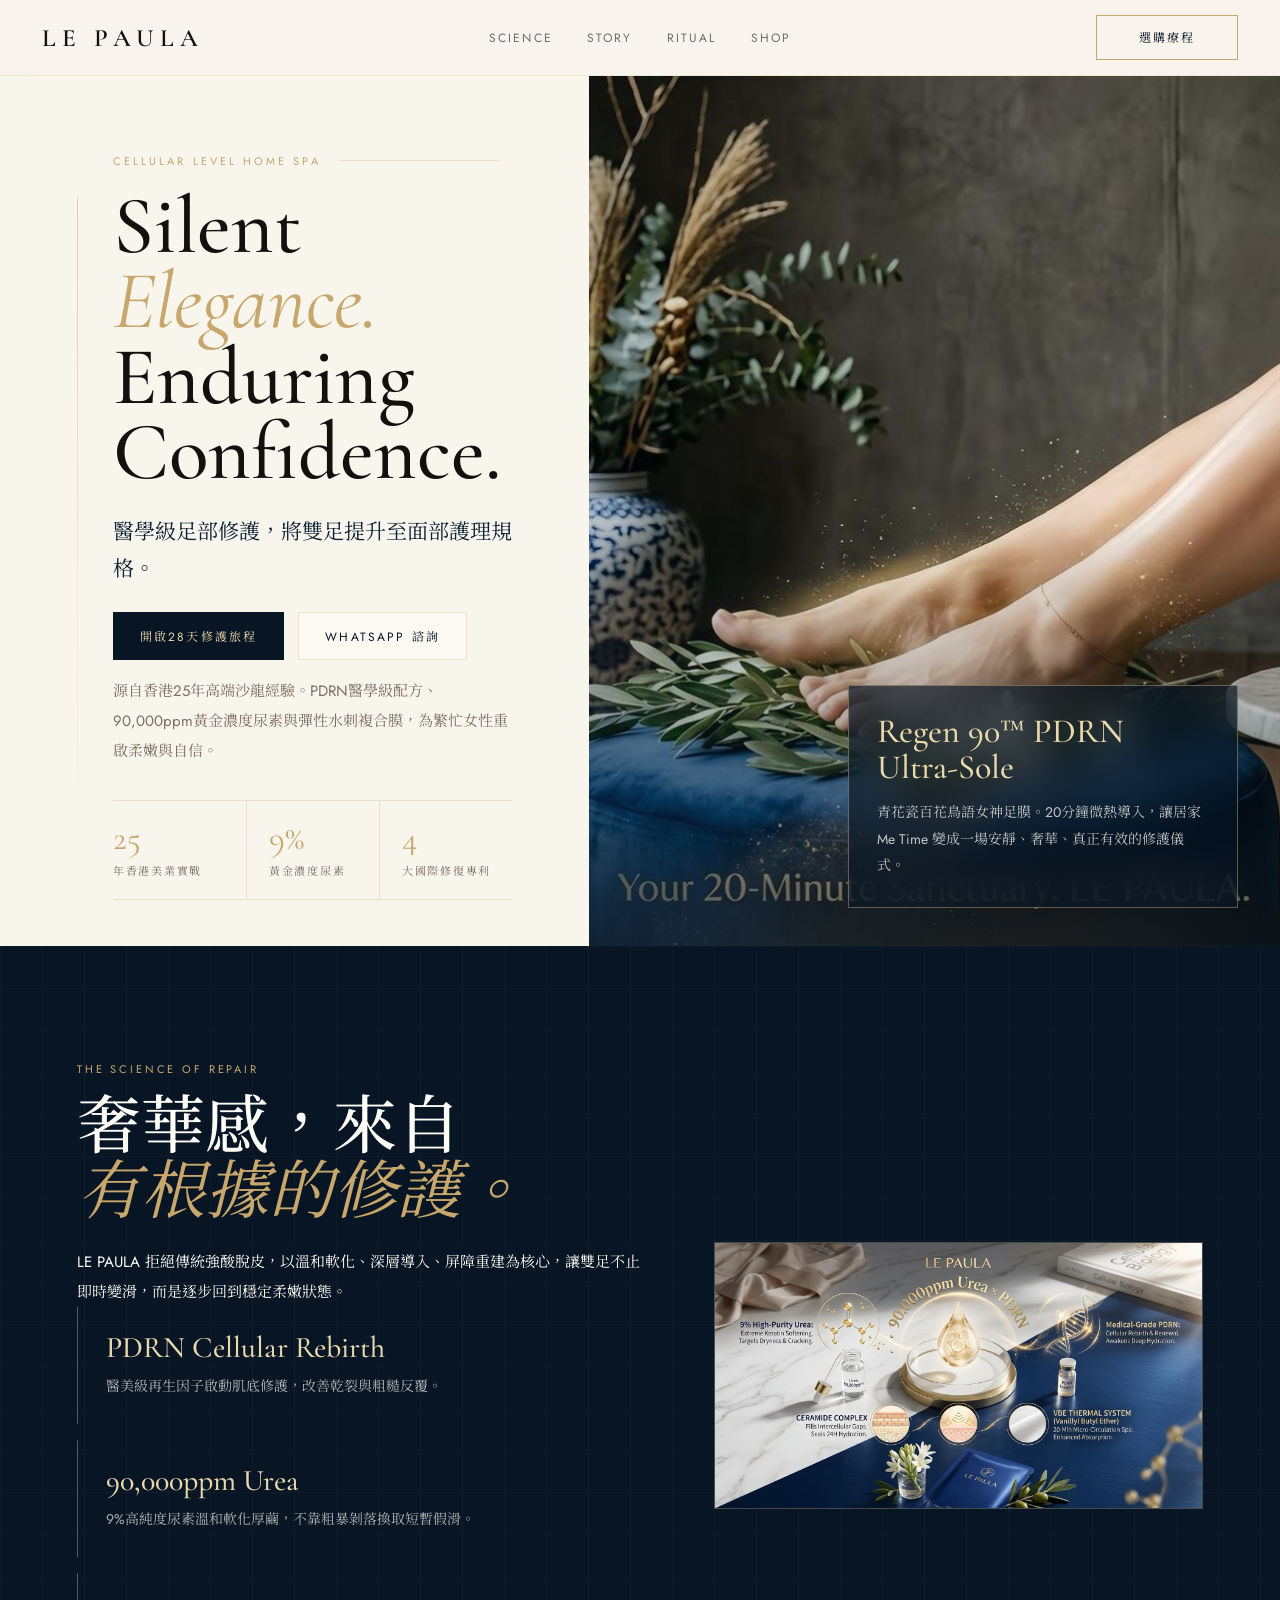
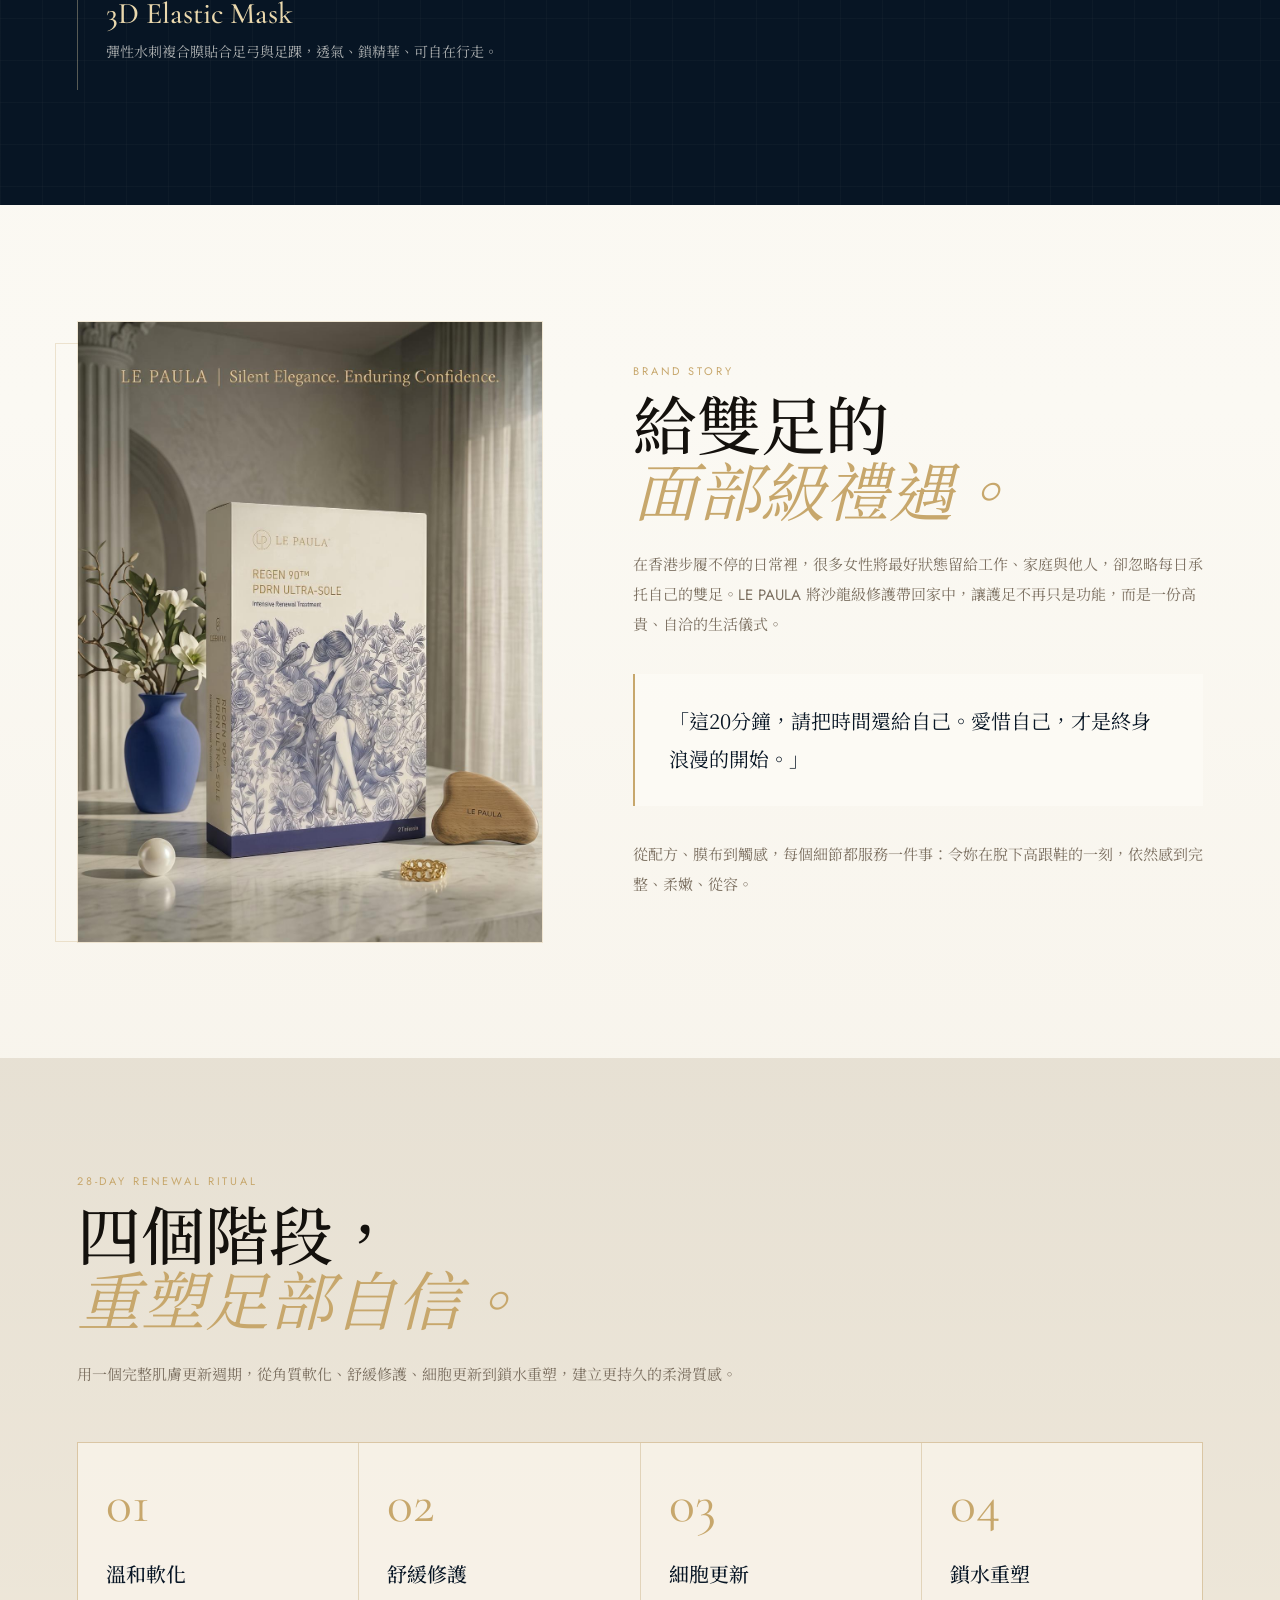
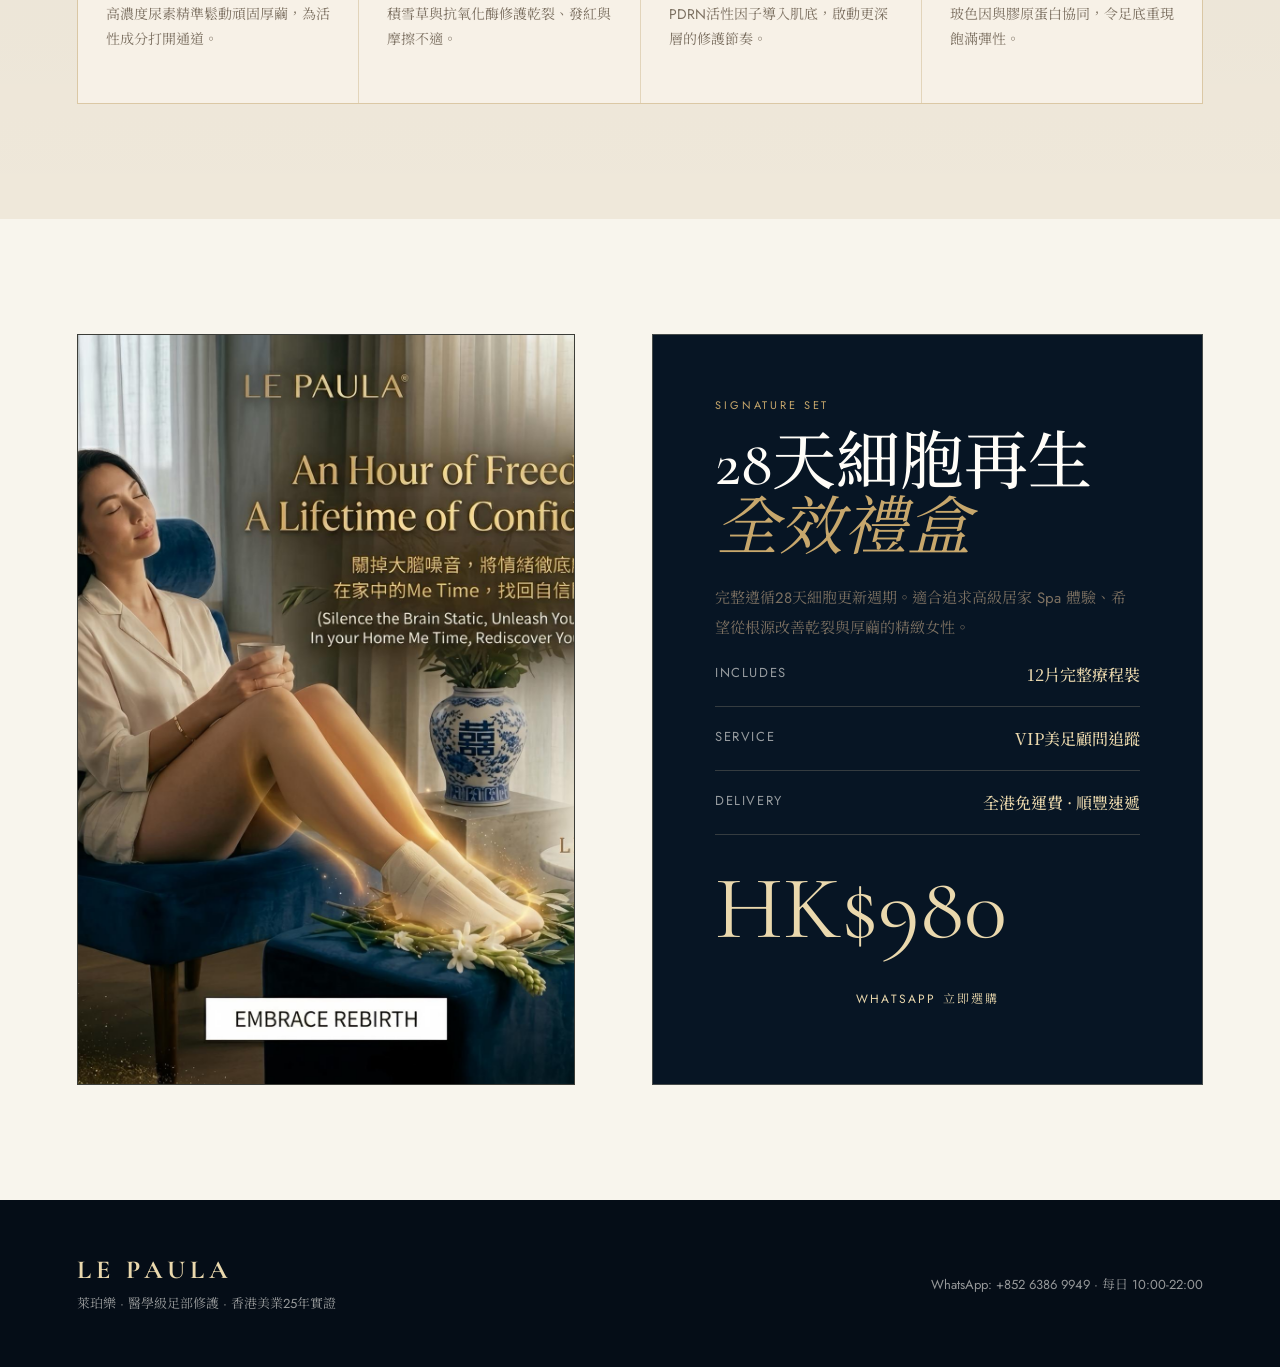
<file: index.html>
<!DOCTYPE html>
<html lang="zh-HK">
<head>
<meta charset="UTF-8">
<meta name="viewport" content="width=device-width, initial-scale=1.0">
<title>LE PAULA 萊珀樂 | Luxury Foot Renewal Demo</title>
<link rel="preconnect" href="https://fonts.googleapis.com">
<link rel="preconnect" href="https://fonts.gstatic.com" crossorigin>
<link href="https://fonts.googleapis.com/css2?family=Cormorant+Garamond:ital,wght@0,400;0,500;0,600;1,400&family=Noto+Serif+TC:wght@300;400;500;600&family=Jost:wght@300;400;500;600&display=swap" rel="stylesheet">
<style>
  :root {
    --navy: #071524;
    --navy-2: #0d2135;
    --porcelain: #f8f5ed;
    --porcelain-2: #efe8da;
    --gold: #c7a76c;
    --gold-soft: #ead8ad;
    --ink: #14110d;
    --muted: #7c7061;
    --line: rgba(199, 167, 108, 0.28);
    --white: #fffdf8;
  }

  * { box-sizing: border-box; margin: 0; padding: 0; }

  html { scroll-behavior: smooth; }

  body {
    font-family: "Jost", "Noto Serif TC", sans-serif;
    background: var(--porcelain);
    color: var(--ink);
    overflow-x: hidden;
  }

  img { display: block; max-width: 100%; }

  a { color: inherit; text-decoration: none; }

  .page {
    background:
      radial-gradient(circle at 18% 12%, rgba(234, 216, 173, 0.24), transparent 28rem),
      linear-gradient(180deg, var(--porcelain) 0%, #fbf9f3 44%, var(--porcelain-2) 100%);
  }

  .nav {
    position: fixed;
    inset: 0 0 auto;
    z-index: 40;
    height: 76px;
    display: grid;
    grid-template-columns: 1fr auto 1fr;
    align-items: center;
    padding: 0 42px;
    background: rgba(248, 245, 237, 0.82);
    border-bottom: 1px solid rgba(199, 167, 108, 0.18);
    backdrop-filter: blur(18px);
  }

  .nav-brand {
    font-family: "Cormorant Garamond", serif;
    font-size: 25px;
    letter-spacing: 0.24em;
    font-weight: 600;
  }

  .nav-links {
    display: flex;
    align-items: center;
    gap: 34px;
    list-style: none;
    color: rgba(20, 17, 13, 0.6);
    font-size: 12px;
    letter-spacing: 0.18em;
    text-transform: uppercase;
  }

  .nav-cta {
    justify-self: end;
    min-width: 142px;
    padding: 12px 18px;
    border: 1px solid var(--gold);
    color: var(--navy);
    text-align: center;
    font-size: 12px;
    letter-spacing: 0.18em;
    transition: color 0.25s ease, background 0.25s ease;
  }

  .nav-cta:hover {
    background: var(--navy);
    color: var(--gold-soft);
  }

  .hero {
    min-height: 100vh;
    padding: 76px 0 0;
    display: grid;
    grid-template-columns: minmax(420px, 0.92fr) 1.08fr;
    background: var(--porcelain);
  }

  .hero-copy {
    position: relative;
    z-index: 2;
    padding: clamp(48px, 6vw, 86px) clamp(34px, 6vw, 92px) 46px;
    display: flex;
    flex-direction: column;
    justify-content: center;
  }

  .hero-copy::before {
    content: "";
    position: absolute;
    top: 14%;
    left: clamp(34px, 6vw, 92px);
    width: 1px;
    height: 72%;
    background: linear-gradient(var(--gold), transparent);
    opacity: 0.5;
  }

  .hero-inner {
    max-width: 620px;
    padding-left: 36px;
  }

  .brand-line {
    display: flex;
    align-items: center;
    gap: 18px;
    margin-bottom: 20px;
    color: var(--gold);
    font-size: 11px;
    letter-spacing: 0.28em;
    text-transform: uppercase;
  }

  .brand-line::after {
    content: "";
    flex: 1;
    max-width: 160px;
    height: 1px;
    background: var(--line);
  }

  .hero h1 {
    font-family: "Cormorant Garamond", "Noto Serif TC", serif;
    font-size: clamp(50px, 6.4vw, 88px);
    line-height: 0.92;
    font-weight: 500;
    letter-spacing: 0;
    color: var(--ink);
  }

  .hero h1 em {
    color: var(--gold);
    font-style: italic;
    font-weight: 400;
  }

  .hero-kicker {
    margin-top: 22px;
    font-family: "Noto Serif TC", serif;
    font-size: clamp(18px, 1.65vw, 26px);
    line-height: 1.75;
    color: var(--navy-2);
    max-width: 560px;
  }

  .hero-desc {
    margin-top: 16px;
    color: var(--muted);
    font-size: 15px;
    line-height: 2;
    max-width: 540px;
  }

  .hero-actions {
    margin-top: 26px;
    display: flex;
    gap: 14px;
    flex-wrap: wrap;
  }

  .button {
    min-height: 48px;
    display: inline-flex;
    align-items: center;
    justify-content: center;
    padding: 0 26px;
    border: 1px solid transparent;
    font-size: 12px;
    letter-spacing: 0.18em;
    text-transform: uppercase;
    transition: transform 0.25s ease, border-color 0.25s ease, background 0.25s ease;
  }

  .button:hover { transform: translateY(-2px); }

  .button-primary {
    background: var(--navy);
    color: var(--gold-soft);
    border-color: var(--navy);
  }

  .button-secondary {
    color: var(--navy);
    border-color: var(--line);
    background: rgba(255, 253, 248, 0.46);
  }

  .hero-proof {
    margin-top: 34px;
    display: grid;
    grid-template-columns: repeat(3, 1fr);
    border-top: 1px solid var(--line);
    border-bottom: 1px solid var(--line);
  }

  .proof-item {
    padding: 21px 18px 18px 0;
  }

  .proof-item + .proof-item {
    padding-left: 22px;
    border-left: 1px solid var(--line);
  }

  .proof-num {
    font-family: "Cormorant Garamond", serif;
    color: var(--gold);
    font-size: 34px;
    line-height: 1;
  }

  .proof-label {
    margin-top: 7px;
    color: var(--muted);
    font-size: 11px;
    letter-spacing: 0.16em;
    text-transform: uppercase;
    line-height: 1.6;
  }

  .hero-media {
    position: relative;
    min-height: calc(100vh - 76px);
    background: var(--navy);
    overflow: hidden;
  }

  .hero-media img {
    width: 100%;
    height: 100%;
    min-height: calc(100vh - 76px);
    object-fit: cover;
    object-position: center;
  }

  .hero-media::after {
    content: "";
    position: absolute;
    inset: 0;
    background:
      linear-gradient(90deg, rgba(7, 21, 36, 0.16), transparent 32%),
      linear-gradient(180deg, transparent 48%, rgba(7, 21, 36, 0.58));
    pointer-events: none;
  }

  .floating-card {
    position: absolute;
    right: 42px;
    bottom: 38px;
    width: min(390px, calc(100% - 84px));
    padding: 28px;
    z-index: 3;
    color: var(--white);
    background: rgba(7, 21, 36, 0.64);
    border: 1px solid rgba(234, 216, 173, 0.36);
    backdrop-filter: blur(18px);
  }

  .floating-card h2 {
    font-family: "Cormorant Garamond", "Noto Serif TC", serif;
    font-size: 34px;
    line-height: 1.08;
    font-weight: 500;
    color: var(--gold-soft);
  }

  .floating-card p {
    margin-top: 12px;
    color: rgba(255, 253, 248, 0.74);
    font-size: 14px;
    line-height: 1.9;
  }

  .section {
    padding: clamp(76px, 9vw, 132px) clamp(24px, 6vw, 92px);
  }

  .section-head {
    max-width: 760px;
    margin-bottom: 52px;
  }

  .section-label {
    color: var(--gold);
    font-size: 11px;
    letter-spacing: 0.26em;
    text-transform: uppercase;
    margin-bottom: 18px;
  }

  .section-title {
    font-family: "Cormorant Garamond", "Noto Serif TC", serif;
    font-size: clamp(38px, 5vw, 72px);
    line-height: 1.02;
    font-weight: 500;
    color: var(--ink);
  }

  .section-title em {
    color: var(--gold);
    font-style: italic;
    font-weight: 400;
  }

  .section-copy {
    margin-top: 22px;
    color: var(--muted);
    font-size: 15px;
    line-height: 2;
    max-width: 660px;
  }

  .science {
    background: var(--navy);
    color: var(--white);
    position: relative;
  }

  .science::before {
    content: "";
    position: absolute;
    inset: 0;
    background:
      linear-gradient(rgba(255, 253, 248, 0.025) 1px, transparent 1px),
      linear-gradient(90deg, rgba(255, 253, 248, 0.025) 1px, transparent 1px);
    background-size: 42px 42px;
    pointer-events: none;
  }

  .science .section-title,
  .science .section-copy { color: var(--white); }

  .science-layout {
    position: relative;
    display: grid;
    grid-template-columns: 1.08fr 0.92fr;
    gap: clamp(32px, 5vw, 72px);
    align-items: center;
  }

  .science-media {
    overflow: hidden;
    border: 1px solid rgba(234, 216, 173, 0.24);
    background: rgba(255, 253, 248, 0.04);
  }

  .science-media img {
    width: 100%;
    aspect-ratio: 1600 / 872;
    object-fit: cover;
  }

  .science-list {
    display: grid;
    gap: 16px;
  }

  .science-item {
    padding: 24px 0 24px 28px;
    border-left: 1px solid rgba(234, 216, 173, 0.36);
  }

  .science-item strong {
    display: block;
    font-family: "Cormorant Garamond", "Noto Serif TC", serif;
    color: var(--gold-soft);
    font-size: 30px;
    line-height: 1.1;
    font-weight: 500;
  }

  .science-item span {
    display: block;
    margin-top: 10px;
    color: rgba(255, 253, 248, 0.68);
    font-size: 14px;
    line-height: 1.85;
  }

  .story {
    display: grid;
    grid-template-columns: 0.9fr 1.1fr;
    gap: clamp(34px, 7vw, 92px);
    align-items: center;
  }

  .story-media {
    position: relative;
  }

  .story-media::before {
    content: "";
    position: absolute;
    left: -22px;
    top: 22px;
    width: 92%;
    height: 96%;
    border: 1px solid var(--line);
  }

  .story-media img {
    position: relative;
    width: 100%;
    aspect-ratio: 3 / 4;
    object-fit: cover;
    object-position: center top;
    border: 1px solid rgba(199, 167, 108, 0.24);
  }

  .quote {
    margin: 34px 0;
    padding: 28px 34px;
    border-left: 2px solid var(--gold);
    background: rgba(255, 253, 248, 0.58);
    font-family: "Noto Serif TC", serif;
    color: var(--navy);
    font-size: 20px;
    line-height: 1.9;
  }

  .ritual {
    background:
      linear-gradient(180deg, rgba(7, 21, 36, 0.035), transparent),
      var(--porcelain-2);
  }

  .ritual-grid {
    display: grid;
    grid-template-columns: repeat(4, 1fr);
    gap: 1px;
    background: var(--line);
    border: 1px solid var(--line);
  }

  .ritual-card {
    min-height: 260px;
    padding: 34px 28px;
    background: rgba(255, 253, 248, 0.72);
    display: flex;
    flex-direction: column;
  }

  .ritual-card .num {
    font-family: "Cormorant Garamond", serif;
    color: var(--gold);
    font-size: 54px;
    line-height: 1;
  }

  .ritual-card h3 {
    margin-top: 28px;
    font-family: "Noto Serif TC", serif;
    font-size: 20px;
    color: var(--navy);
    font-weight: 500;
  }

  .ritual-card p {
    margin-top: 14px;
    color: var(--muted);
    font-size: 14px;
    line-height: 1.85;
  }

  .pricing {
    background: var(--porcelain);
  }

  .pricing-shell {
    display: grid;
    grid-template-columns: 0.95fr 1.05fr;
    gap: clamp(32px, 6vw, 78px);
    align-items: stretch;
  }

  .pricing-image {
    min-height: 560px;
    overflow: hidden;
    background: var(--navy);
    border: 1px solid var(--line);
  }

  .pricing-image img {
    width: 100%;
    height: 100%;
    object-fit: cover;
  }

  .offer-panel {
    padding: clamp(34px, 5vw, 62px);
    background: var(--navy);
    color: var(--white);
    border: 1px solid rgba(234, 216, 173, 0.28);
    display: flex;
    flex-direction: column;
    justify-content: center;
  }

  .offer-panel .section-title {
    color: var(--white);
  }

  .offer-row {
    display: flex;
    justify-content: space-between;
    gap: 18px;
    padding: 20px 0;
    border-bottom: 1px solid rgba(234, 216, 173, 0.2);
  }

  .offer-row span {
    color: rgba(255, 253, 248, 0.58);
    font-size: 13px;
    letter-spacing: 0.12em;
    text-transform: uppercase;
  }

  .offer-row strong {
    color: var(--gold-soft);
    font-family: "Noto Serif TC", serif;
    font-weight: 500;
    text-align: right;
  }

  .price {
    margin: 34px 0 24px;
    font-family: "Cormorant Garamond", serif;
    font-size: clamp(58px, 7vw, 96px);
    line-height: 0.9;
    color: var(--gold-soft);
  }

  .footer {
    padding: 54px clamp(24px, 6vw, 92px);
    background: #050d17;
    color: rgba(255, 253, 248, 0.58);
    display: flex;
    justify-content: space-between;
    gap: 28px;
    align-items: center;
    font-size: 13px;
  }

  .footer strong {
    display: block;
    font-family: "Cormorant Garamond", serif;
    font-size: 26px;
    letter-spacing: 0.2em;
    color: var(--gold-soft);
    margin-bottom: 8px;
  }

  .reveal {
    opacity: 0;
    transform: translateY(22px);
    animation: reveal 0.8s ease forwards;
  }

  .delay-1 { animation-delay: 0.12s; }
  .delay-2 { animation-delay: 0.24s; }
  .delay-3 { animation-delay: 0.36s; }

  @keyframes reveal {
    to {
      opacity: 1;
      transform: translateY(0);
    }
  }

  @media (max-width: 980px) {
    .nav {
      grid-template-columns: 1fr auto;
      padding: 0 22px;
    }

    .nav-links { display: none; }

    .hero,
    .science-layout,
    .story,
    .pricing-shell {
      grid-template-columns: 1fr;
    }

    .hero-copy {
      padding: 62px 24px 44px;
    }

    .hero-inner {
      padding-left: 22px;
    }

    .hero-copy::before {
      left: 24px;
      height: 78%;
    }

    .hero-media {
      min-height: 520px;
    }

    .hero-media img {
      min-height: 520px;
    }

    .hero-proof,
    .ritual-grid {
      grid-template-columns: 1fr 1fr;
    }

    .pricing-image { min-height: 420px; }
  }

  @media (max-width: 560px) {
    .nav {
      height: 68px;
    }

    .nav-brand {
      font-size: 20px;
      letter-spacing: 0.18em;
    }

    .nav-cta {
      min-width: auto;
      padding: 10px 12px;
      font-size: 11px;
      letter-spacing: 0.1em;
    }

    .hero {
      padding-top: 68px;
    }

    .hero h1 {
      font-size: 51px;
    }

    .hero-proof,
    .ritual-grid {
      grid-template-columns: 1fr;
    }

    .proof-item + .proof-item {
      padding-left: 0;
      border-left: 0;
      border-top: 1px solid var(--line);
    }

    .floating-card {
      left: 20px;
      right: 20px;
      bottom: 20px;
      width: auto;
      padding: 22px;
    }

    .floating-card h2 {
      font-size: 28px;
    }

    .button {
      width: 100%;
    }

    .section {
      padding: 68px 22px;
    }

    .section-title {
      font-size: 38px;
    }

    .quote {
      padding: 22px;
      font-size: 17px;
    }

    .footer {
      display: block;
    }

    .footer > div + div {
      margin-top: 18px;
    }
  }
</style>
</head>
<body>
<main class="page">
  <nav class="nav">
    <a class="nav-brand" href="#">LE PAULA</a>
    <ul class="nav-links">
      <li><a href="#science">Science</a></li>
      <li><a href="#story">Story</a></li>
      <li><a href="#ritual">Ritual</a></li>
      <li><a href="#pricing">Shop</a></li>
    </ul>
    <a class="nav-cta" href="#pricing">選購療程</a>
  </nav>

  <section class="hero">
    <div class="hero-copy">
      <div class="hero-inner">
        <div class="brand-line reveal">Cellular Level Home Spa</div>
        <h1 class="reveal delay-1">Silent<br><em>Elegance.</em><br>Enduring<br>Confidence.</h1>
        <p class="hero-kicker reveal delay-2">醫學級足部修護，將雙足提升至面部護理規格。</p>
        <div class="hero-actions reveal delay-3">
          <a class="button button-primary" href="#pricing">開啟28天修護旅程</a>
          <a class="button button-secondary" href="https://wa.me/85263869949">WhatsApp 諮詢</a>
        </div>
        <p class="hero-desc reveal delay-3">源自香港25年高端沙龍經驗。PDRN醫學級配方、90,000ppm黃金濃度尿素與彈性水刺複合膜，為繁忙女性重啟柔嫩與自信。</p>
        <div class="hero-proof reveal delay-3">
          <div class="proof-item">
            <div class="proof-num">25</div>
            <div class="proof-label">年香港美業實戰</div>
          </div>
          <div class="proof-item">
            <div class="proof-num">9%</div>
            <div class="proof-label">黃金濃度尿素</div>
          </div>
          <div class="proof-item">
            <div class="proof-num">4</div>
            <div class="proof-label">大國際修復專利</div>
          </div>
        </div>
      </div>
    </div>
    <div class="hero-media">
      <img src="PHOTO-2026-05-23-18-42-36 2.jpg" alt="LE PAULA 高級足部 Home Spa 產品與儀式">
      <div class="floating-card">
        <h2>Regen 90™ PDRN Ultra-Sole</h2>
        <p>青花瓷百花鳥語女神足膜。20分鐘微熱導入，讓居家 Me Time 變成一場安靜、奢華、真正有效的修護儀式。</p>
      </div>
    </div>
  </section>

  <section class="section science" id="science">
    <div class="science-layout">
      <div>
        <div class="section-label">The Science of Repair</div>
        <h2 class="section-title">奢華感，來自<br><em>有根據的修護。</em></h2>
        <p class="section-copy">LE PAULA 拒絕傳統強酸脫皮，以溫和軟化、深層導入、屏障重建為核心，讓雙足不止即時變滑，而是逐步回到穩定柔嫩狀態。</p>
        <div class="science-list">
          <div class="science-item">
            <strong>PDRN Cellular Rebirth</strong>
            <span>醫美級再生因子啟動肌底修護，改善乾裂與粗糙反覆。</span>
          </div>
          <div class="science-item">
            <strong>90,000ppm Urea</strong>
            <span>9%高純度尿素溫和軟化厚繭，不靠粗暴剝落換取短暫假滑。</span>
          </div>
          <div class="science-item">
            <strong>3D Elastic Mask</strong>
            <span>彈性水刺複合膜貼合足弓與足踝，透氣、鎖精華、可自在行走。</span>
          </div>
        </div>
      </div>
      <div class="science-media">
        <img src="PHOTO-2026-05-23-18-42-35.jpg" alt="LE PAULA PDRN 與尿素配方展示">
      </div>
    </div>
  </section>

  <section class="section story" id="story">
    <div class="story-media">
      <img src="PHOTO-2026-05-23-18-42-36.jpg" alt="LE PAULA Regen 90 PDRN Ultra-Sole 產品禮盒">
    </div>
    <div>
      <div class="section-label">Brand Story</div>
      <h2 class="section-title">給雙足的<br><em>面部級禮遇。</em></h2>
      <p class="section-copy">在香港步履不停的日常裡，很多女性將最好狀態留給工作、家庭與他人，卻忽略每日承托自己的雙足。LE PAULA 將沙龍級修護帶回家中，讓護足不再只是功能，而是一份高貴、自洽的生活儀式。</p>
      <blockquote class="quote">「這20分鐘，請把時間還給自己。愛惜自己，才是終身浪漫的開始。」</blockquote>
      <p class="section-copy">從配方、膜布到觸感，每個細節都服務一件事：令妳在脫下高跟鞋的一刻，依然感到完整、柔嫩、從容。</p>
    </div>
  </section>

  <section class="section ritual" id="ritual">
    <div class="section-head">
      <div class="section-label">28-Day Renewal Ritual</div>
      <h2 class="section-title">四個階段，<br><em>重塑足部自信。</em></h2>
      <p class="section-copy">用一個完整肌膚更新週期，從角質軟化、舒緩修護、細胞更新到鎖水重塑，建立更持久的柔滑質感。</p>
    </div>
    <div class="ritual-grid">
      <div class="ritual-card">
        <div class="num">01</div>
        <h3>溫和軟化</h3>
        <p>高濃度尿素精準鬆動頑固厚繭，為活性成分打開通道。</p>
      </div>
      <div class="ritual-card">
        <div class="num">02</div>
        <h3>舒緩修護</h3>
        <p>積雪草與抗氧化酶修護乾裂、發紅與摩擦不適。</p>
      </div>
      <div class="ritual-card">
        <div class="num">03</div>
        <h3>細胞更新</h3>
        <p>PDRN活性因子導入肌底，啟動更深層的修護節奏。</p>
      </div>
      <div class="ritual-card">
        <div class="num">04</div>
        <h3>鎖水重塑</h3>
        <p>玻色因與膠原蛋白協同，令足底重現飽滿彈性。</p>
      </div>
    </div>
  </section>

  <section class="section pricing" id="pricing">
    <div class="pricing-shell">
      <div class="pricing-image">
        <img src="PHOTO-2026-05-23-18-42-35 2.jpg" alt="LE PAULA 20分鐘足部修護療程">
      </div>
      <div class="offer-panel">
        <div class="section-label">Signature Set</div>
        <h2 class="section-title">28天細胞再生<br><em>全效禮盒</em></h2>
        <p class="section-copy">完整遵循28天細胞更新週期。適合追求高級居家 Spa 體驗、希望從根源改善乾裂與厚繭的精緻女性。</p>
        <div class="offer-row"><span>Includes</span><strong>12片完整療程裝</strong></div>
        <div class="offer-row"><span>Service</span><strong>VIP美足顧問追蹤</strong></div>
        <div class="offer-row"><span>Delivery</span><strong>全港免運費 · 順豐速遞</strong></div>
        <div class="price">HK$980</div>
        <a class="button button-primary" href="https://wa.me/85263869949">WhatsApp 立即選購</a>
      </div>
    </div>
  </section>

  <footer class="footer">
    <div>
      <strong>LE PAULA</strong>
      萊珀樂 · 醫學級足部修護 · 香港美業25年實證
    </div>
    <div>WhatsApp: +852 6386 9949 · 每日 10:00-22:00</div>
  </footer>
</main>
</body>
</html>
</file>
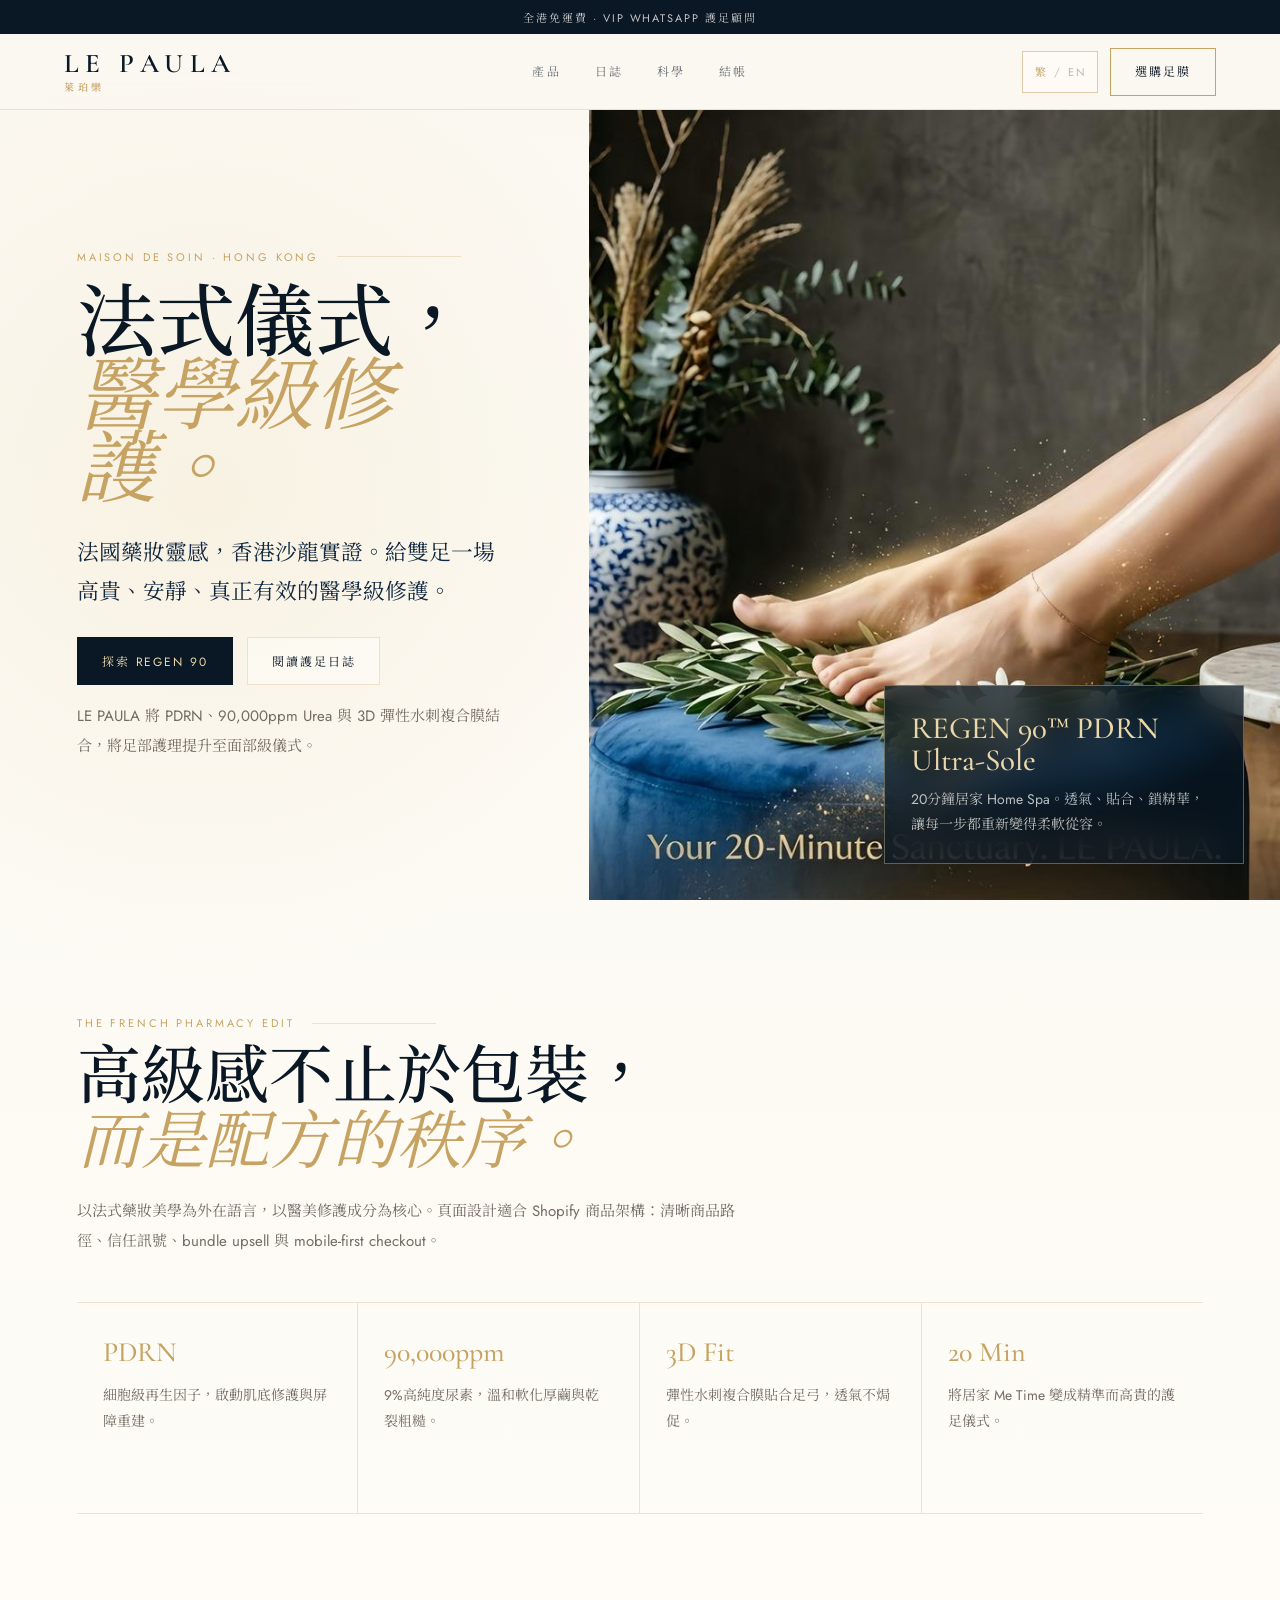
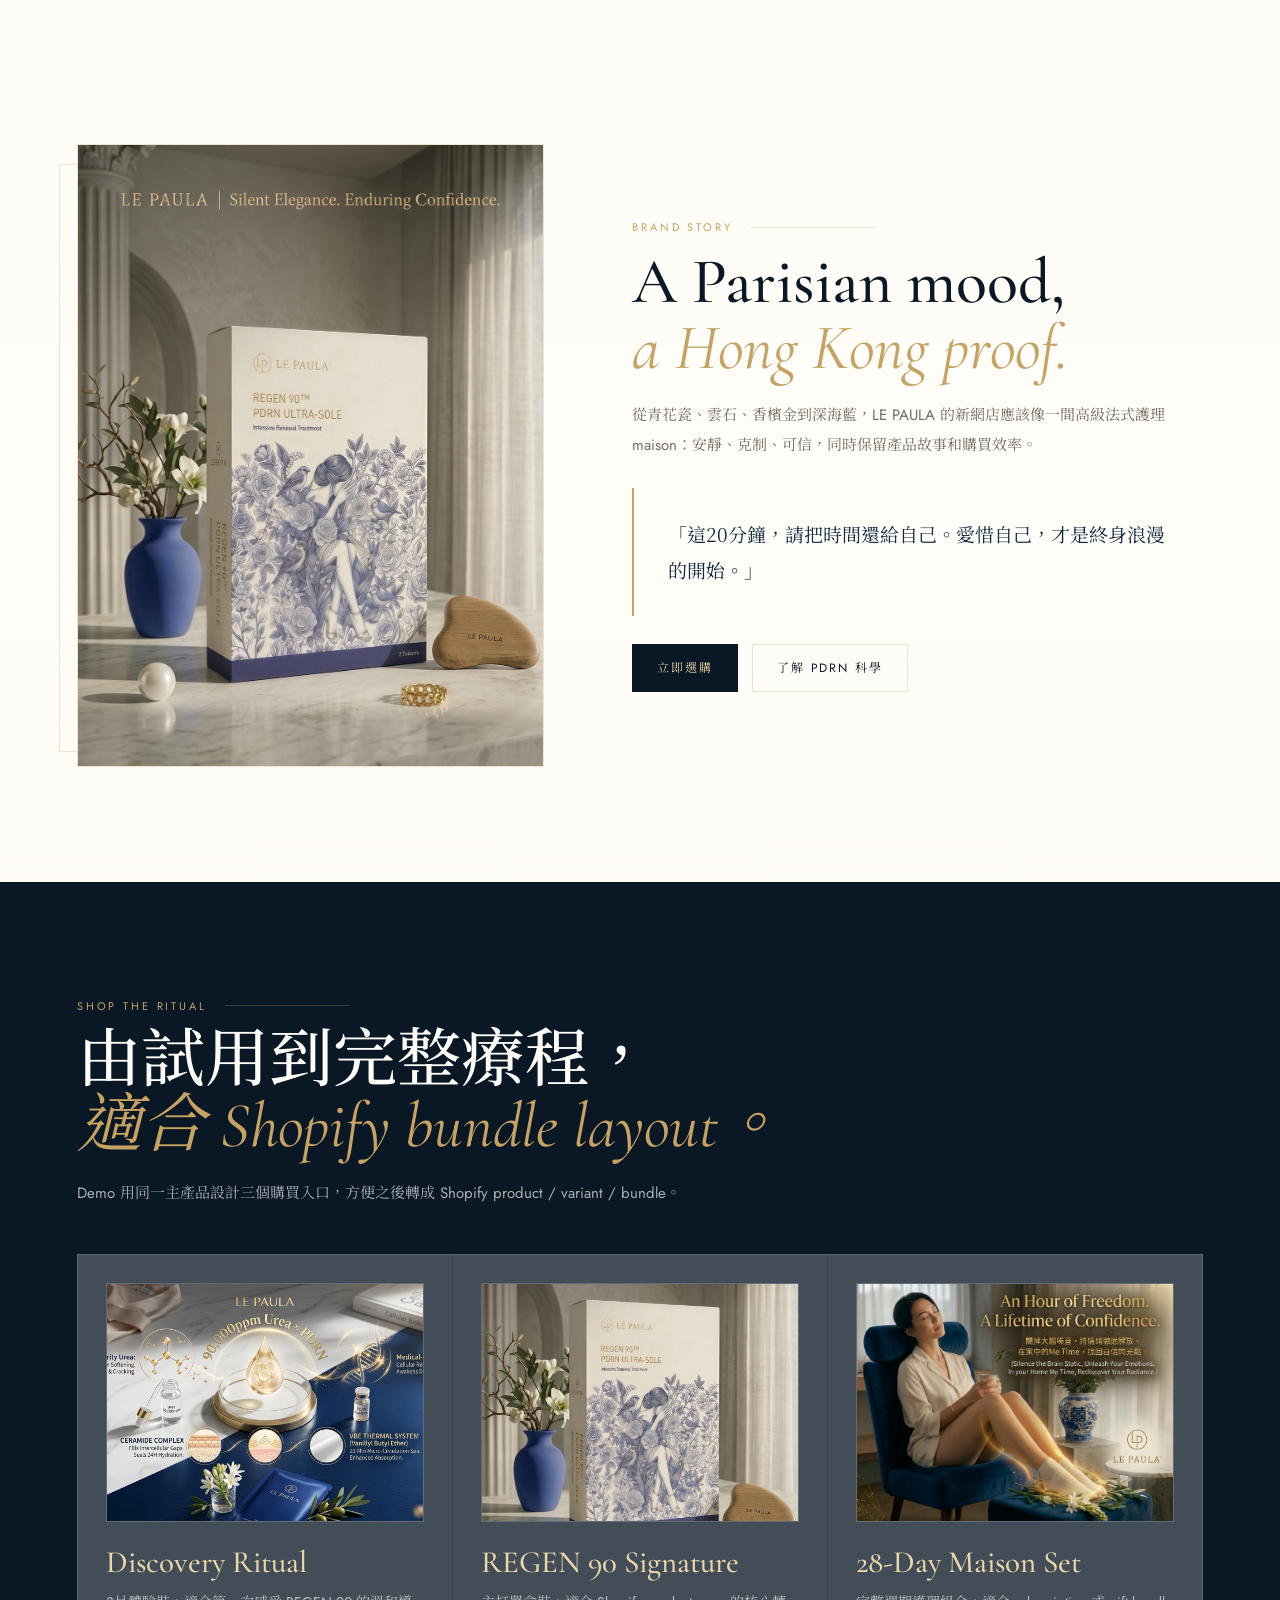
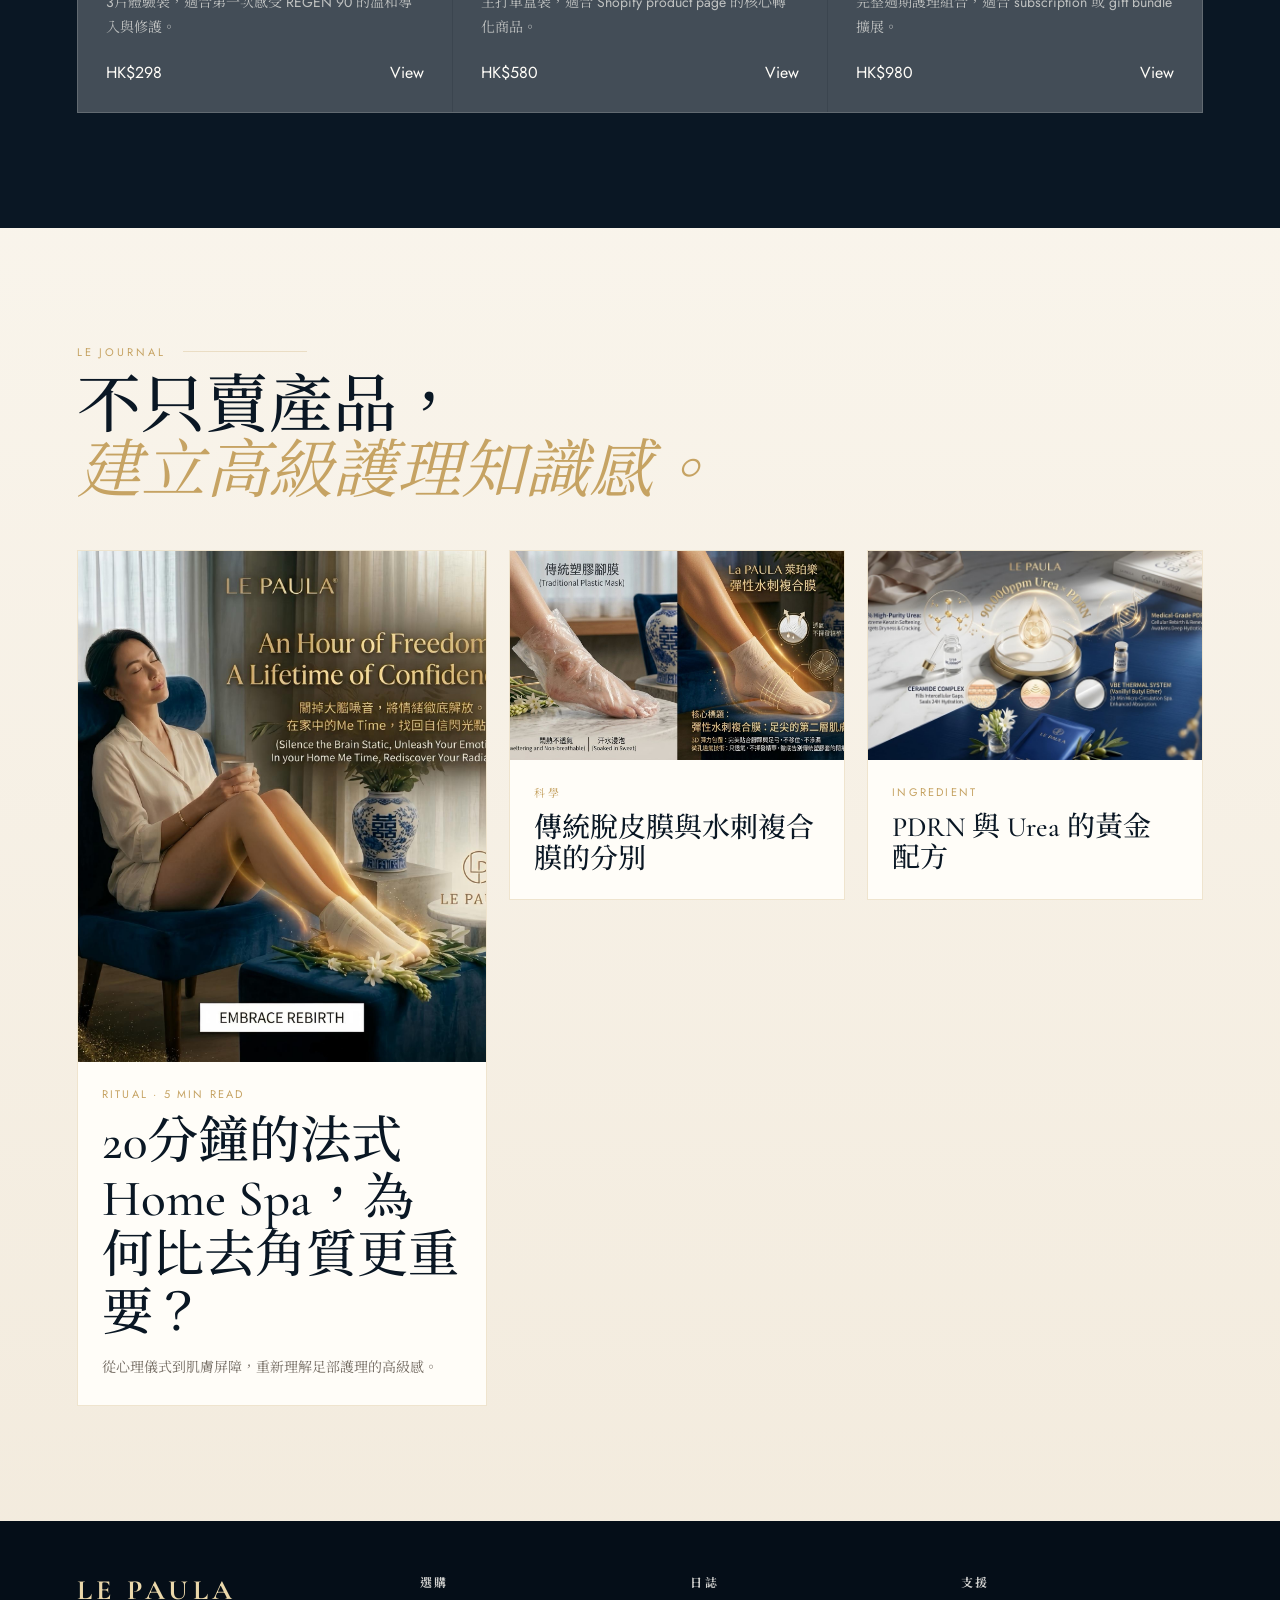
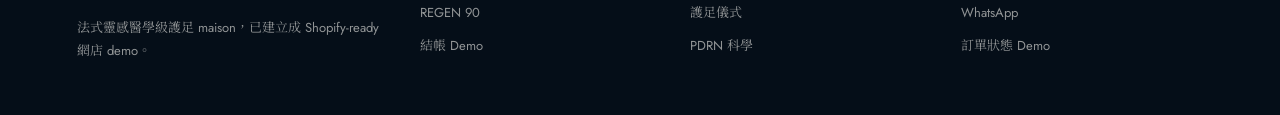
<file: shopify-demo/index.html>
<!DOCTYPE html>
<html lang="zh-HK">
<head>
  <meta charset="UTF-8">
  <meta name="viewport" content="width=device-width, initial-scale=1.0">
  <title>LE PAULA 萊珀樂 | Parisian Foot-Care Maison</title>
  <link rel="preconnect" href="https://fonts.googleapis.com">
  <link rel="preconnect" href="https://fonts.gstatic.com" crossorigin>
  <link href="https://fonts.googleapis.com/css2?family=Cormorant+Garamond:ital,wght@0,400;0,500;0,600;1,400&family=Jost:wght@300;400;500;600&family=Noto+Serif+TC:wght@300;400;500;600&display=swap" rel="stylesheet">
  <link rel="stylesheet" href="assets/shopify-demo.css">
</head>
<body>
<div class="site-shell">
  <div class="announcement">Complimentary Hong Kong delivery · VIP WhatsApp foot-care consultation</div>
  <nav class="nav">
    <a class="brand" href="index.html">LE PAULA<span>萊珀樂</span></a>
    <ul class="nav-links">
      <li><a href="product.html">Product</a></li>
      <li><a href="blog.html">Journal</a></li>
      <li><a href="#science">Science</a></li>
      <li><a href="payment.html">Checkout</a></li>
    </ul>
    <div class="nav-actions">
      <button class="lang-toggle" type="button" data-lang-toggle aria-label="Switch to English">
        <span data-lang-option="zh">繁</span><span class="lang-divider">/</span><span data-lang-option="en">EN</span>
      </button>
      <a class="nav-cta" href="product.html">選購足膜</a>
    </div>
  </nav>

  <header class="hero">
    <div class="hero-copy">
      <div class="eyebrow">Maison de Soin · Hong Kong</div>
      <h1>French ritual,<br><em>clinical repair.</em></h1>
      <p class="hero-lede">法國藥妝靈感，香港沙龍實證。給雙足一場高貴、安靜、真正有效的醫學級修護。</p>
      <div class="hero-actions">
        <a class="btn btn-dark" href="product.html">探索 REGEN 90</a>
        <a class="btn btn-light" href="blog.html">閱讀護足日誌</a>
      </div>
      <p>LE PAULA 將 PDRN、90,000ppm Urea 與 3D 彈性水刺複合膜結合，將足部護理提升至面部級儀式。</p>
    </div>
    <div class="hero-media">
      <img src="../PHOTO-2026-05-23-18-42-36 2.jpg" alt="LE PAULA foot-care ritual">
      <div class="hero-panel">
        <strong>REGEN 90™ PDRN Ultra-Sole</strong>
        <span>20分鐘居家 Home Spa。透氣、貼合、鎖精華，讓每一步都重新變得柔軟從容。</span>
      </div>
    </div>
  </header>

  <section class="section" id="science">
    <div class="section-head">
      <div class="eyebrow">The French Pharmacy Edit</div>
      <h2 class="section-title">高級感不止於包裝，<br><em>而是配方的秩序。</em></h2>
      <p class="section-copy">以法式藥妝美學為外在語言，以醫美修護成分為核心。頁面設計適合 Shopify 商品架構：清晰商品路徑、信任訊號、bundle upsell 與 mobile-first checkout。</p>
    </div>
    <div class="science-strip">
      <div class="science-item"><b>PDRN</b><span>細胞級再生因子，啟動肌底修護與屏障重建。</span></div>
      <div class="science-item"><b>90,000ppm</b><span>9%高純度尿素，溫和軟化厚繭與乾裂粗糙。</span></div>
      <div class="science-item"><b>3D Fit</b><span>彈性水刺複合膜貼合足弓，透氣不焗促。</span></div>
      <div class="science-item"><b>20 Min</b><span>將居家 Me Time 變成精準而高貴的護足儀式。</span></div>
    </div>
  </section>

  <section class="section editorial">
    <div class="framed-image">
      <img src="../PHOTO-2026-05-23-18-42-36.jpg" alt="LE PAULA product box">
    </div>
    <div>
      <div class="eyebrow">Brand Story</div>
      <h2 class="section-title">A Parisian mood,<br><em>a Hong Kong proof.</em></h2>
      <p class="section-copy">從青花瓷、雲石、香檳金到深海藍，LE PAULA 的新網店應該像一間高級法式護理 maison：安靜、克制、可信，同時保留產品故事和購買效率。</p>
      <div class="quote">「這20分鐘，請把時間還給自己。愛惜自己，才是終身浪漫的開始。」</div>
      <div class="hero-actions">
        <a class="btn btn-dark" href="product.html">立即選購</a>
        <a class="btn btn-light" href="blog.html">了解 PDRN 科學</a>
      </div>
    </div>
  </section>

  <section class="section collection">
    <div class="section-head">
      <div class="eyebrow">Shop The Ritual</div>
      <h2 class="section-title">由試用到完整療程，<br><em>適合 Shopify bundle layout。</em></h2>
      <p class="section-copy">Demo 用同一主產品設計三個購買入口，方便之後轉成 Shopify product / variant / bundle。</p>
    </div>
    <div class="product-grid">
      <article class="product-card">
        <img src="../PHOTO-2026-05-23-18-42-35.jpg" alt="LE PAULA ingredients">
        <h3>Discovery Ritual</h3>
        <p>3片體驗裝，適合第一次感受 REGEN 90 的溫和導入與修護。</p>
        <div class="price-line"><span>HK$298</span><a href="product.html">View</a></div>
      </article>
      <article class="product-card">
        <img src="../PHOTO-2026-05-23-18-42-36.jpg" alt="LE PAULA box">
        <h3>REGEN 90 Signature</h3>
        <p>主打單盒裝，適合 Shopify product page 的核心轉化商品。</p>
        <div class="price-line"><span>HK$580</span><a href="product.html">View</a></div>
      </article>
      <article class="product-card">
        <img src="../PHOTO-2026-05-23-18-42-35 2.jpg" alt="LE PAULA home spa">
        <h3>28-Day Maison Set</h3>
        <p>完整週期護理組合，適合 subscription 或 gift bundle 擴展。</p>
        <div class="price-line"><span>HK$980</span><a href="product.html">View</a></div>
      </article>
    </div>
  </section>

  <section class="section">
    <div class="section-head">
      <div class="eyebrow">Le Journal</div>
      <h2 class="section-title">不只賣產品，<br><em>建立高級護理知識感。</em></h2>
    </div>
    <div class="journal-grid">
      <article class="journal-card featured">
        <img src="../PHOTO-2026-05-23-18-42-35 2.jpg" alt="Home spa ritual">
        <div class="journal-body">
          <div class="journal-meta">Ritual · 5 min read</div>
          <h3 class="journal-title">20分鐘的法式 Home Spa，為何比去角質更重要？</h3>
          <p>從心理儀式到肌膚屏障，重新理解足部護理的高級感。</p>
        </div>
      </article>
      <article class="journal-card">
        <img src="../PHOTO-2026-05-23-18-42-37.jpg" alt="Foot mask comparison">
        <div class="journal-body">
          <div class="journal-meta">Science</div>
          <h3 class="journal-title">傳統脫皮膜與水刺複合膜的分別</h3>
        </div>
      </article>
      <article class="journal-card">
        <img src="../PHOTO-2026-05-23-18-42-35.jpg" alt="PDRN science">
        <div class="journal-body">
          <div class="journal-meta">Ingredient</div>
          <h3 class="journal-title">PDRN 與 Urea 的黃金配方</h3>
        </div>
      </article>
    </div>
  </section>

  <footer class="footer">
    <div>
      <h3>LE PAULA</h3>
      <p>French-inspired clinical foot-care maison. Built as a Shopify-ready ecommerce demo.</p>
    </div>
    <div><b>Shop</b><a href="product.html">REGEN 90</a><a href="payment.html">Checkout Demo</a></div>
    <div><b>Journal</b><a href="blog.html">Foot-care Rituals</a><a href="blog.html">PDRN Science</a></div>
    <div><b>Support</b><a href="https://wa.me/85263869949">WhatsApp</a><a href="thanks.html">Order Status Demo</a></div>
  </footer>
</div>
<script src="assets/shopify-demo.js"></script>
</body>
</html>
</file>
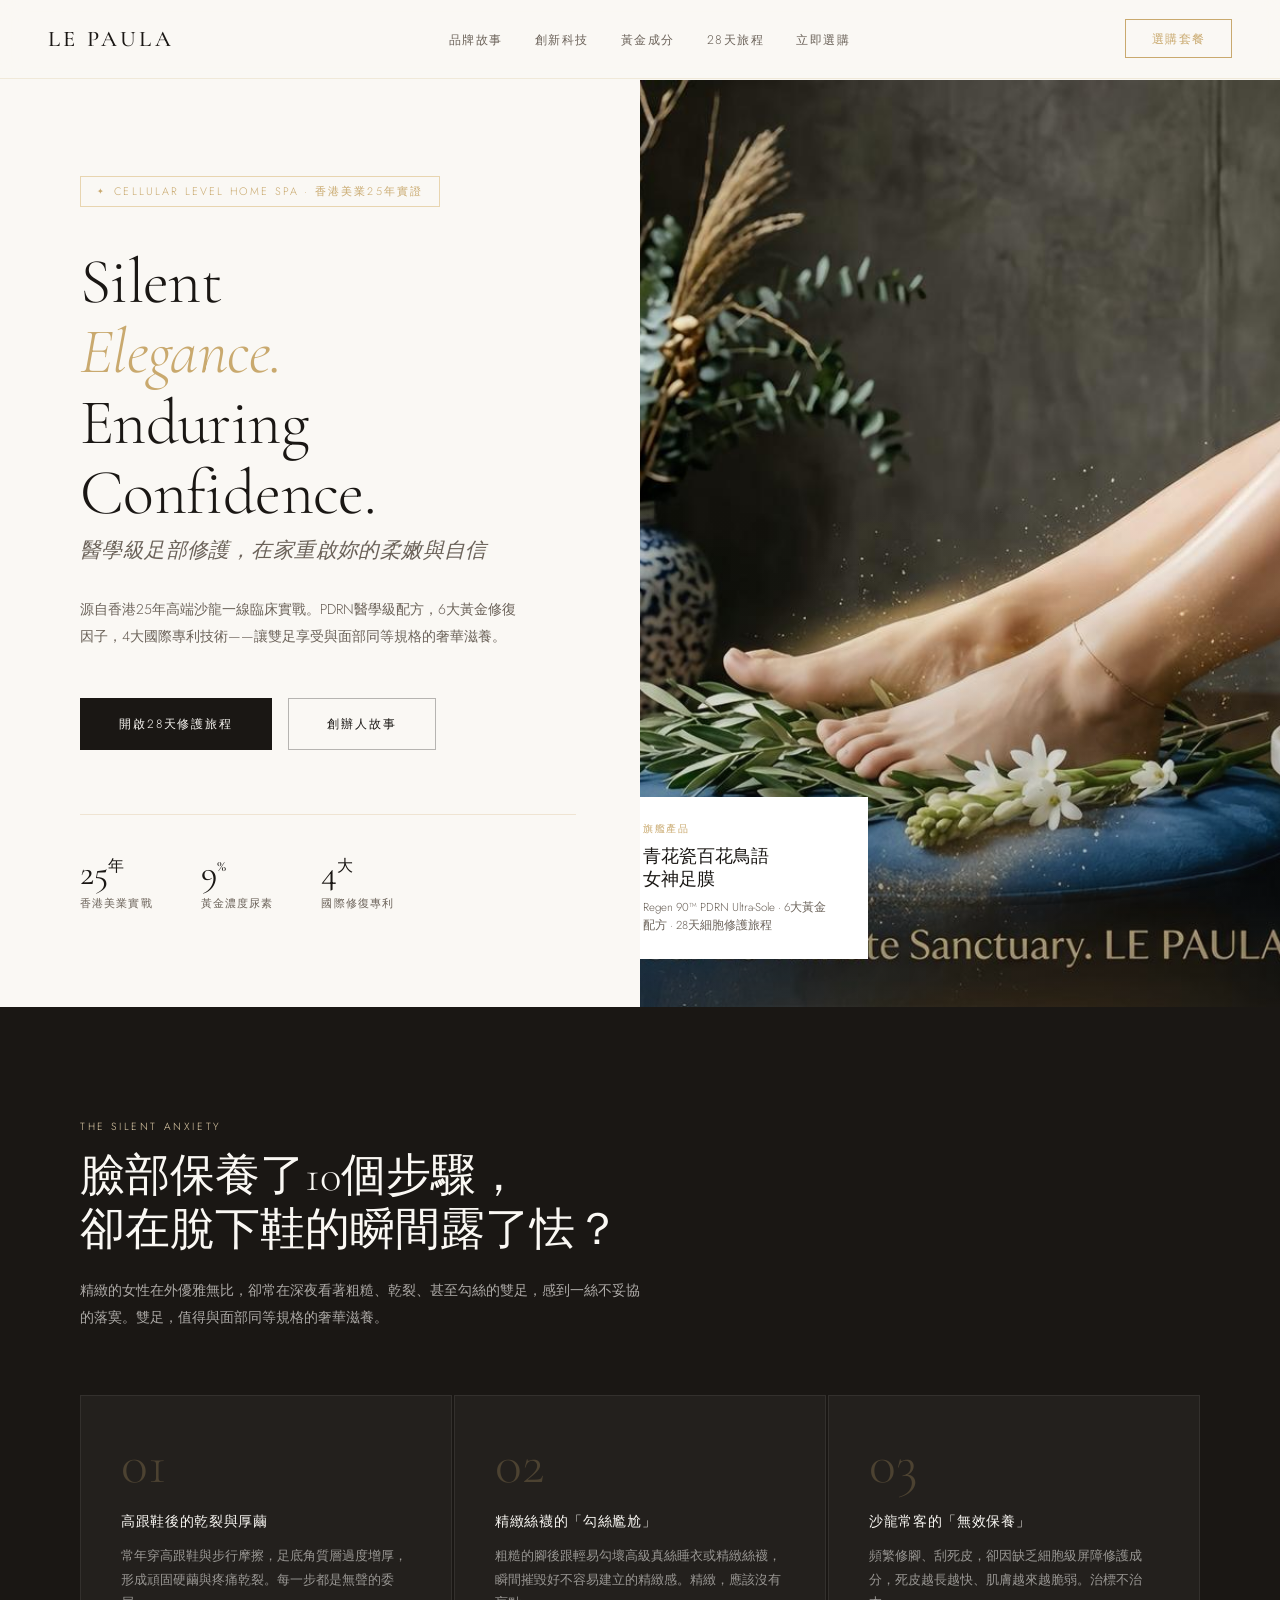
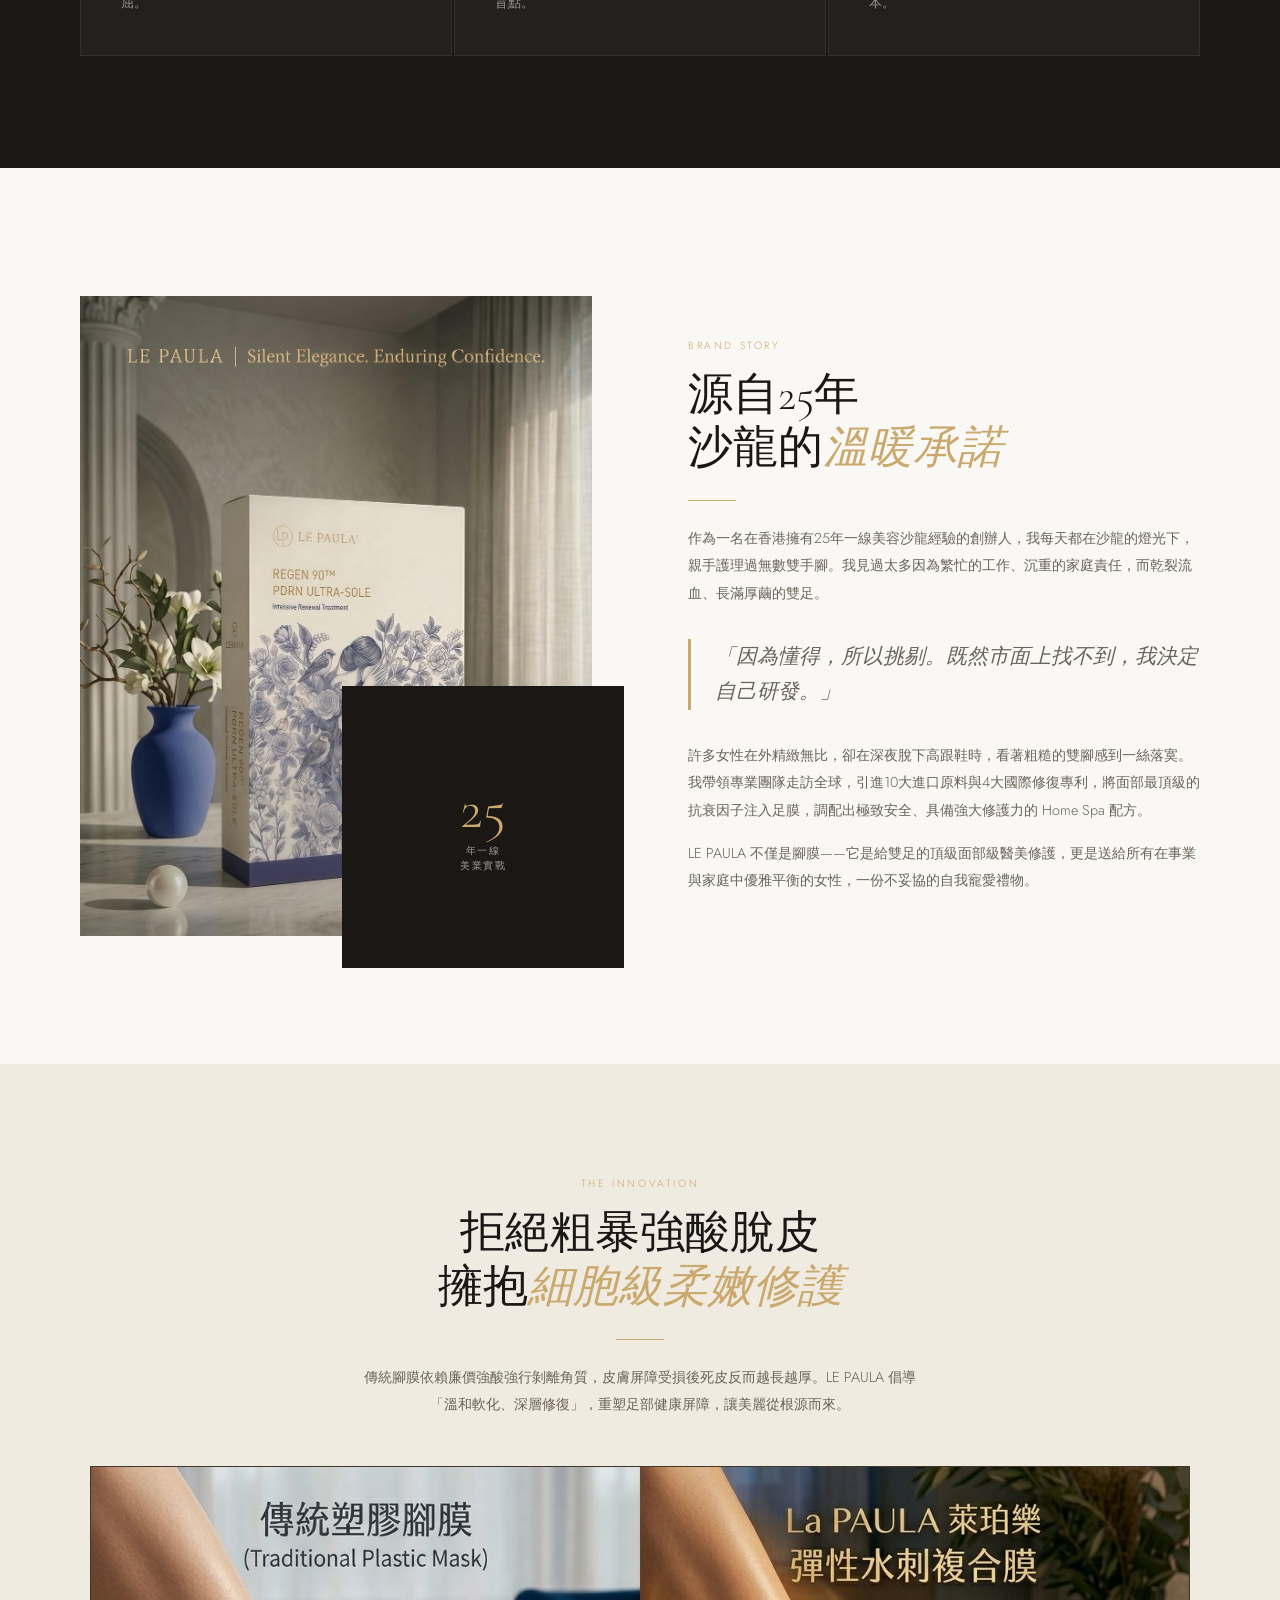
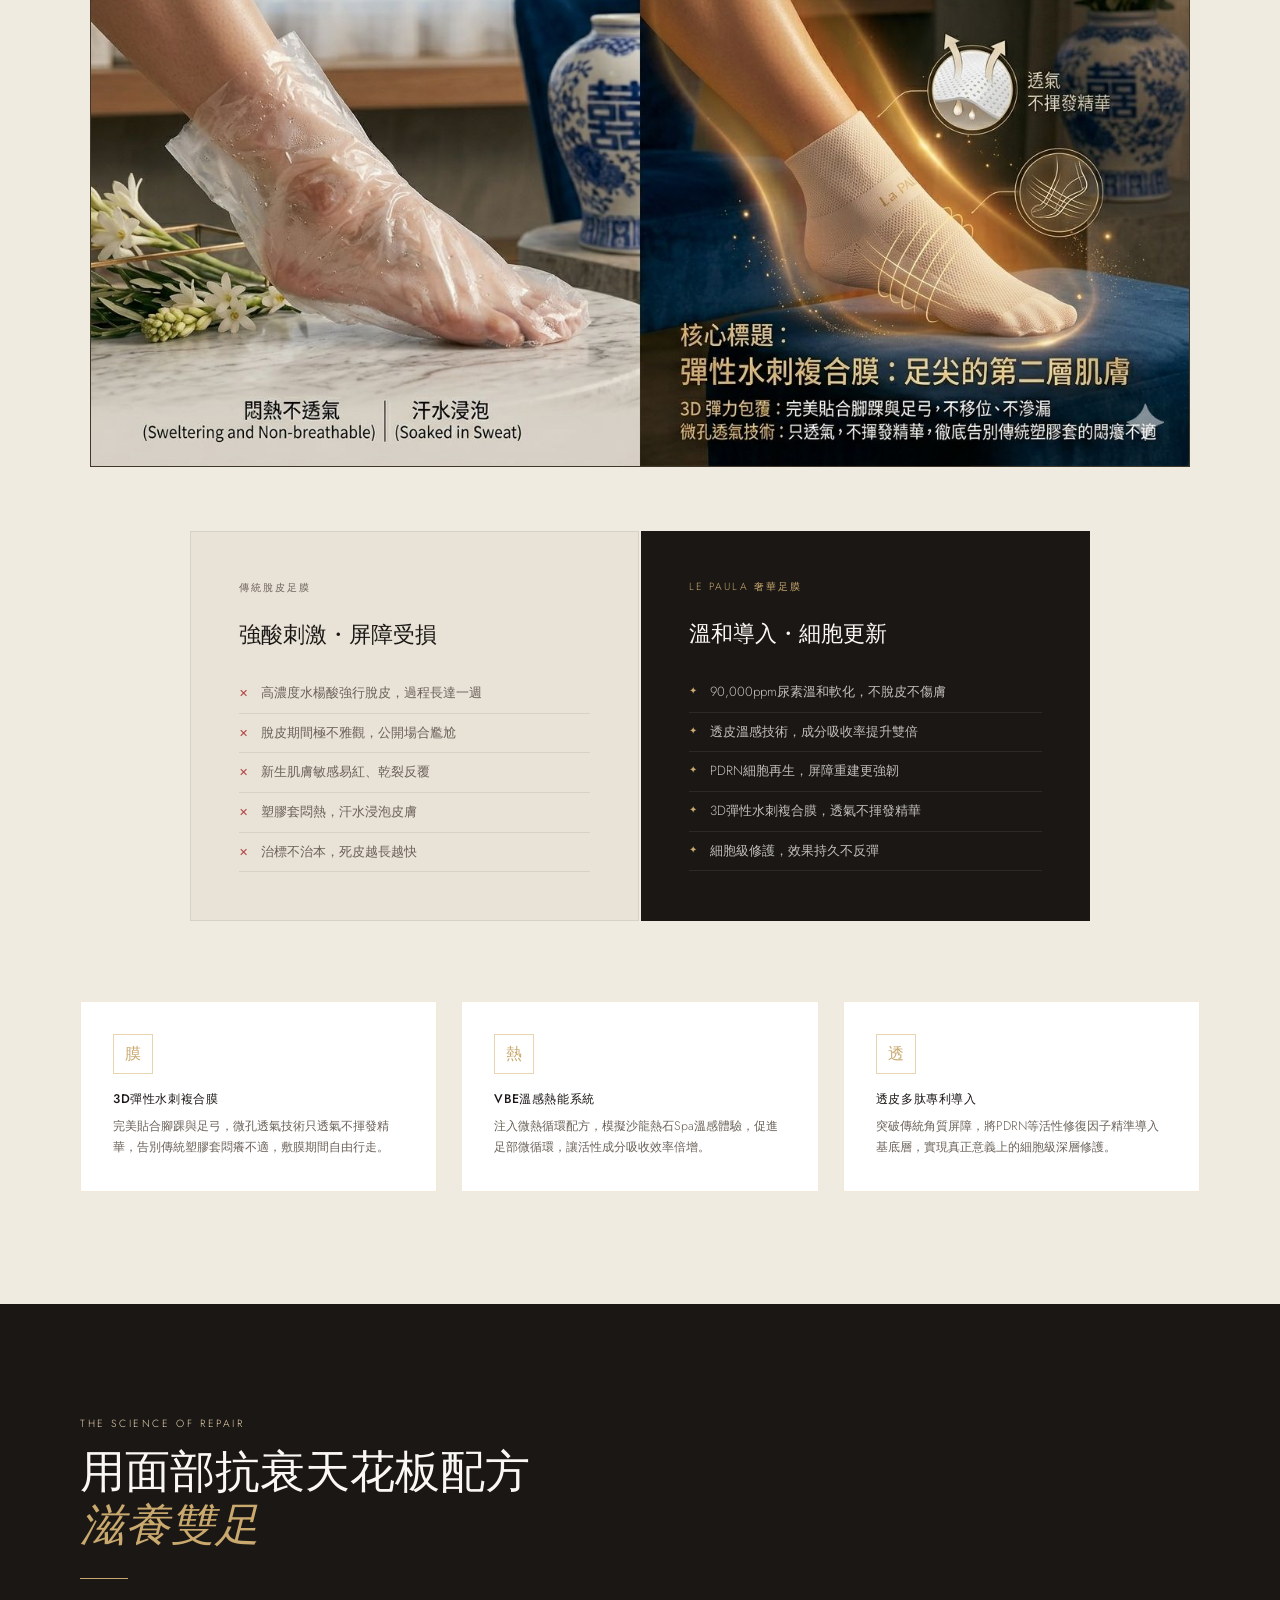
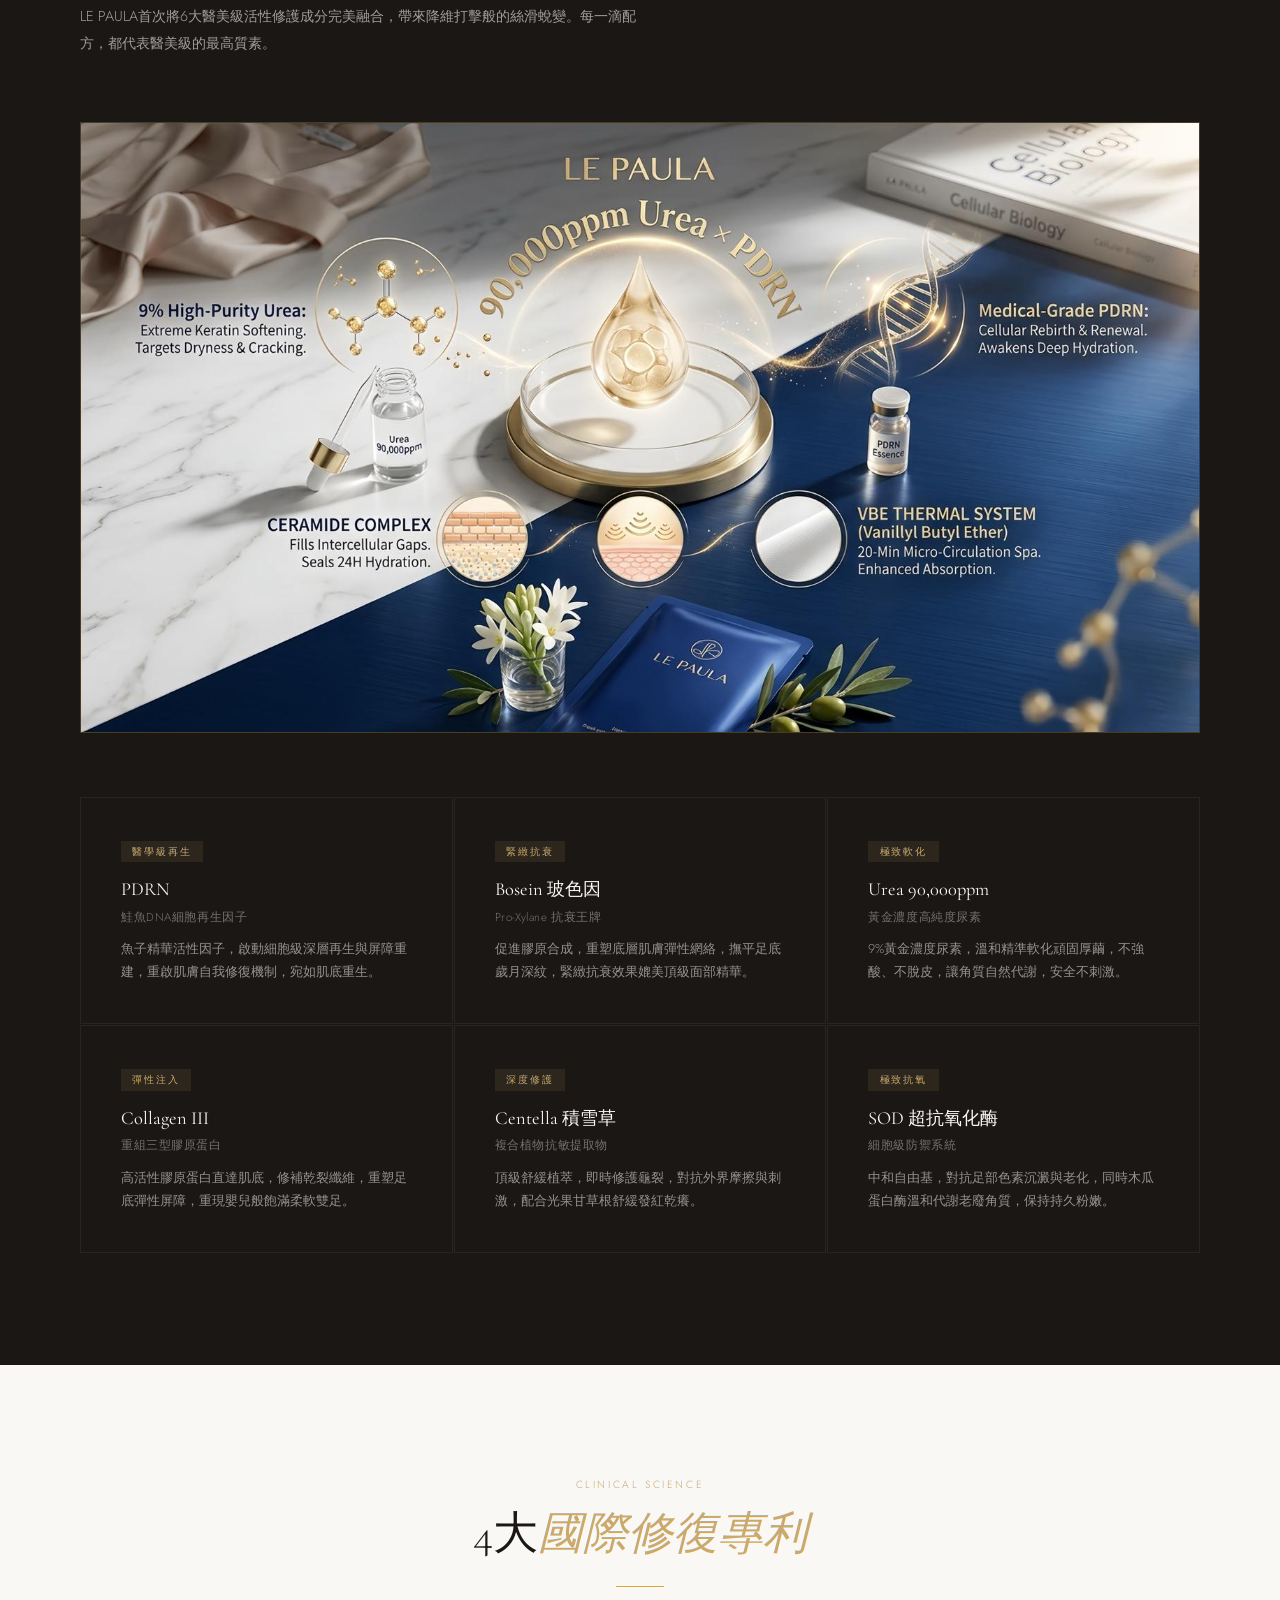
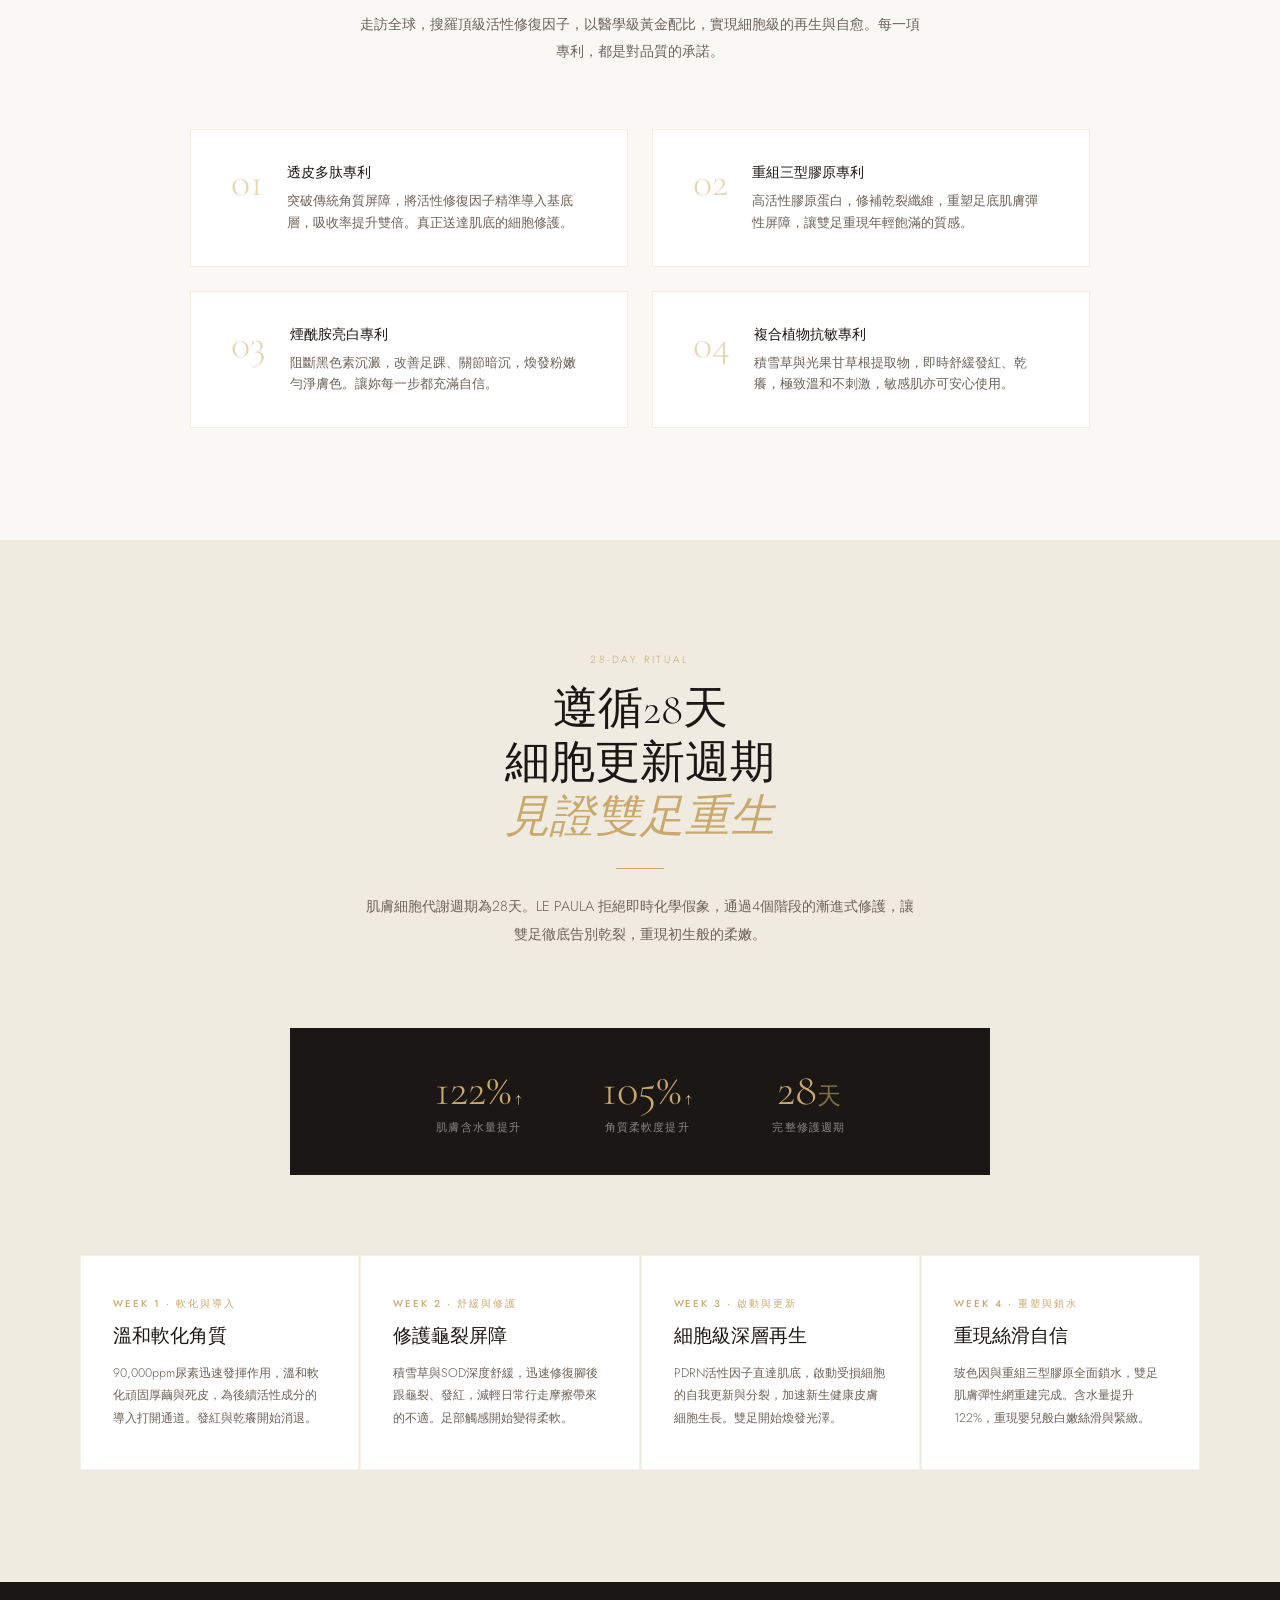
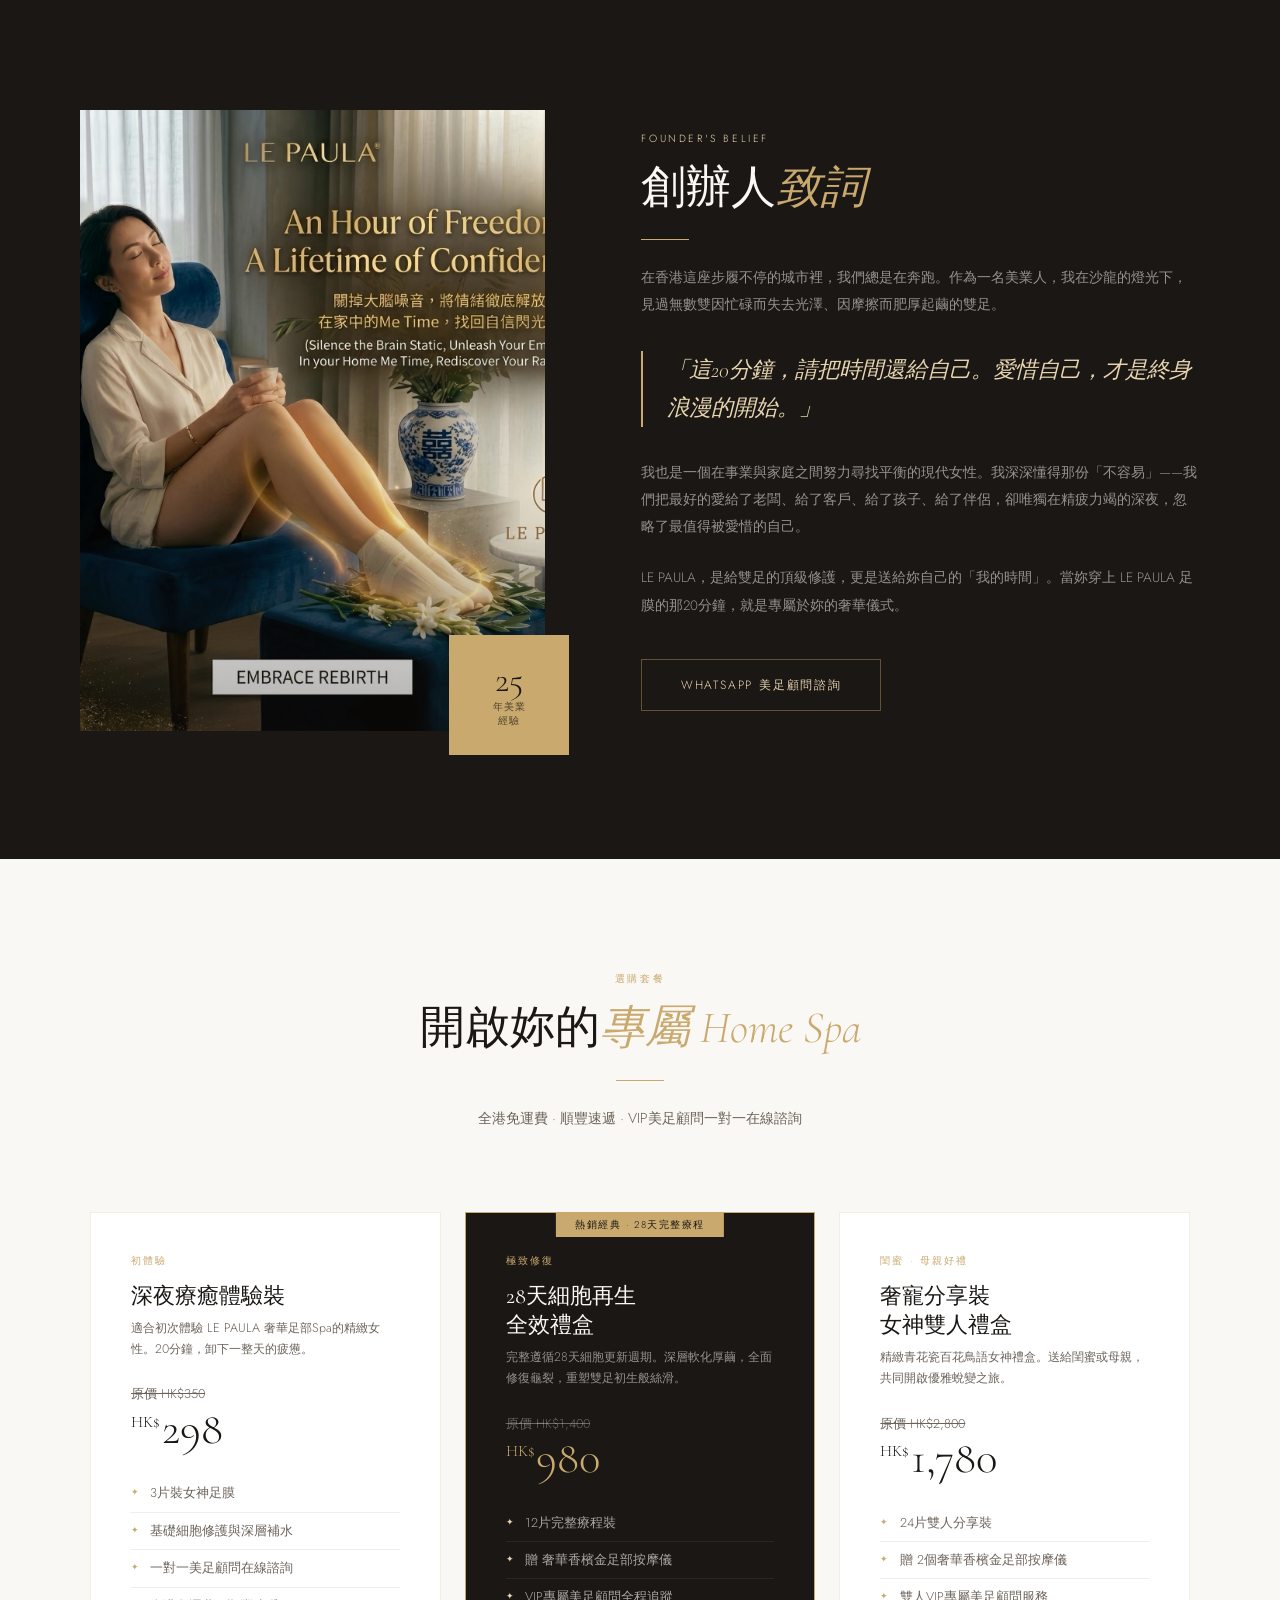
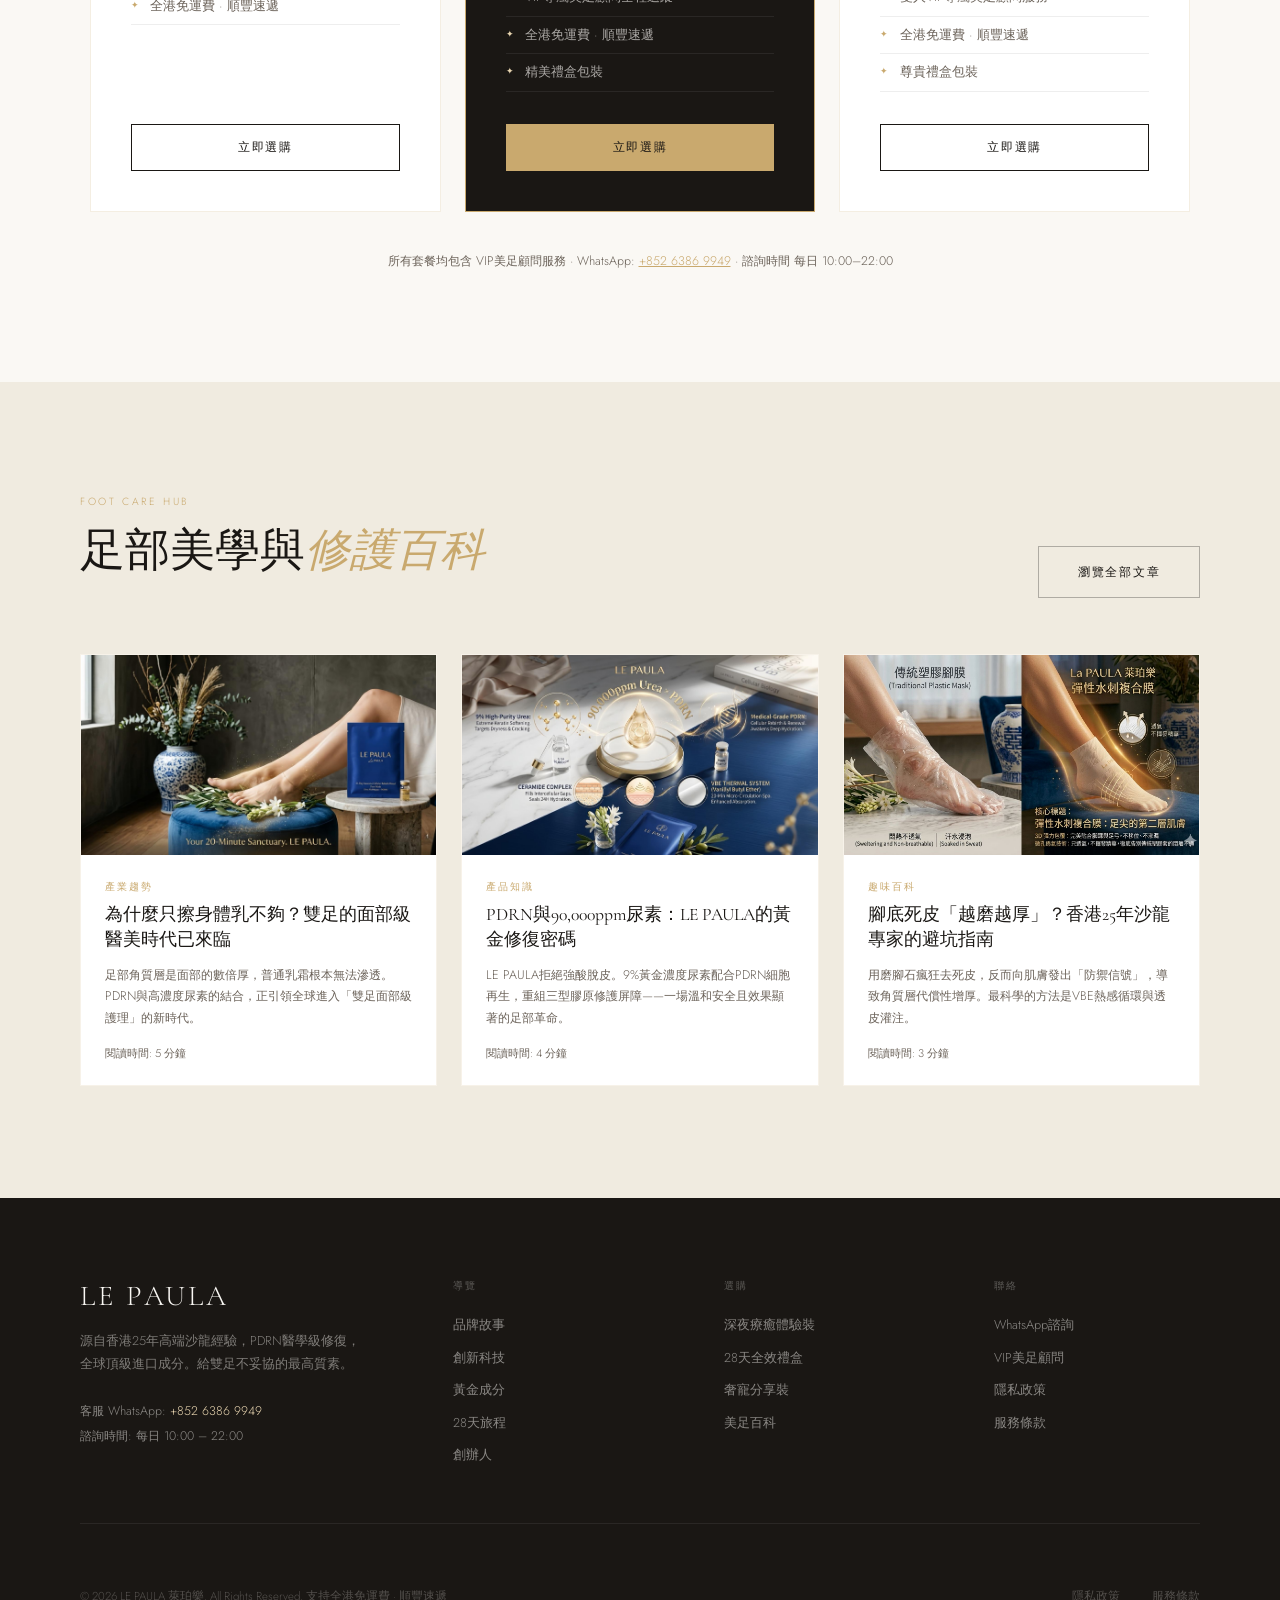
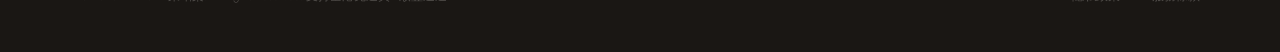
<file: le-paula-landing-original.html>
<!DOCTYPE html>
<html lang="zh-HK">
<head>
<meta charset="UTF-8">
<meta name="viewport" content="width=device-width, initial-scale=1.0">
<title>LE PAULA 萊珀樂 | 醫學級足部修護</title>
<link rel="preconnect" href="https://fonts.googleapis.com">
<link rel="preconnect" href="https://fonts.gstatic.com" crossorigin>
<link href="https://fonts.googleapis.com/css2?family=Cormorant+Garamond:ital,wght@0,300;0,400;0,500;1,300;1,400&family=Jost:wght@300;400;500&display=swap" rel="stylesheet">
<style>
  :root {
    --gold: #C9A96E;
    --gold-light: #E8D5B0;
    --gold-dark: #8A6A3A;
    --ivory: #FAF8F4;
    --ivory-dark: #F0EBE0;
    --charcoal: #1A1714;
    --charcoal-mid: #3D3830;
    --charcoal-soft: #6B6259;
    --white: #FFFFFF;
    --accent-blue: #2C4A5E;
  }

  * { margin: 0; padding: 0; box-sizing: border-box; }

  html { scroll-behavior: smooth; }

  body {
    font-family: 'Jost', sans-serif;
    background: var(--ivory);
    color: var(--charcoal);
    font-weight: 300;
    overflow-x: hidden;
  }

  /* ── NAV ── */
  nav {
    position: fixed; top: 0; left: 0; right: 0; z-index: 100;
    display: flex; align-items: center; justify-content: space-between;
    padding: 1.2rem 3rem;
    background: rgba(250,248,244,0.92);
    backdrop-filter: blur(12px);
    border-bottom: 1px solid rgba(201,169,110,0.2);
    transition: all 0.3s;
  }
  .nav-logo {
    font-family: 'Cormorant Garamond', serif;
    font-size: 1.4rem;
    font-weight: 500;
    letter-spacing: 0.15em;
    color: var(--charcoal);
    text-decoration: none;
  }
  .nav-links {
    display: flex; gap: 2rem; list-style: none;
  }
  .nav-links a {
    font-size: 0.78rem; letter-spacing: 0.12em; text-transform: uppercase;
    color: var(--charcoal-soft); text-decoration: none;
    transition: color 0.2s;
  }
  .nav-links a:hover { color: var(--gold); }
  .nav-cta {
    font-size: 0.75rem; letter-spacing: 0.12em; text-transform: uppercase;
    padding: 0.6rem 1.6rem;
    border: 1px solid var(--gold);
    color: var(--gold); background: transparent;
    cursor: pointer; text-decoration: none;
    transition: all 0.25s;
  }
  .nav-cta:hover { background: var(--gold); color: var(--white); }

  /* ── HERO ── */
  .hero {
    min-height: 100vh;
    display: grid; grid-template-columns: 1fr 1fr;
    padding-top: 80px;
    position: relative; overflow: hidden;
  }
  .hero-left {
    display: flex; flex-direction: column; justify-content: center;
    padding: 6rem 4rem 6rem 5rem;
    position: relative;
  }
  .hero-badge {
    display: inline-flex; align-items: center; gap: 0.5rem;
    font-size: 0.68rem; letter-spacing: 0.2em; text-transform: uppercase;
    color: var(--gold); border: 1px solid var(--gold-light);
    padding: 0.4rem 1rem; margin-bottom: 2.5rem;
    width: fit-content;
  }
  .hero-badge::before {
    content: '✦'; font-size: 0.5rem;
  }
  .hero-h1 {
    font-family: 'Cormorant Garamond', serif;
    font-size: clamp(3rem, 5vw, 5rem);
    font-weight: 300; line-height: 1.1;
    color: var(--charcoal); margin-bottom: 0.5rem;
    letter-spacing: -0.01em;
  }
  .hero-h1 em {
    font-style: italic; color: var(--gold);
  }
  .hero-tagline {
    font-family: 'Cormorant Garamond', serif;
    font-size: clamp(1rem, 1.8vw, 1.3rem);
    font-weight: 300; font-style: italic;
    color: var(--charcoal-soft); margin-bottom: 2rem;
    letter-spacing: 0.02em;
  }
  .hero-desc {
    font-size: 0.88rem; line-height: 1.9;
    color: var(--charcoal-soft); max-width: 440px;
    margin-bottom: 3rem;
  }
  .hero-ctas {
    display: flex; gap: 1rem; flex-wrap: wrap;
  }
  .btn-primary {
    font-family: 'Jost', sans-serif;
    font-size: 0.75rem; letter-spacing: 0.15em; text-transform: uppercase;
    padding: 1rem 2.4rem;
    background: var(--charcoal); color: var(--ivory);
    border: 1px solid var(--charcoal);
    cursor: pointer; text-decoration: none;
    transition: all 0.25s; display: inline-block;
  }
  .btn-primary:hover { background: var(--gold-dark); border-color: var(--gold-dark); }
  .btn-outline {
    font-family: 'Jost', sans-serif;
    font-size: 0.75rem; letter-spacing: 0.15em; text-transform: uppercase;
    padding: 1rem 2.4rem;
    background: transparent; color: var(--charcoal);
    border: 1px solid rgba(26,23,20,0.3);
    cursor: pointer; text-decoration: none;
    transition: all 0.25s; display: inline-block;
  }
  .btn-outline:hover { border-color: var(--gold); color: var(--gold); }

  .hero-stats {
    display: flex; gap: 3rem; margin-top: 4rem;
    padding-top: 2.5rem;
    border-top: 1px solid rgba(201,169,110,0.25);
  }
  .stat-item {}
  .stat-number {
    font-family: 'Cormorant Garamond', serif;
    font-size: 2.2rem; font-weight: 400;
    color: var(--charcoal); line-height: 1;
  }
  .stat-number sup {
    font-size: 1rem; vertical-align: super;
  }
  .stat-label {
    font-size: 0.7rem; letter-spacing: 0.1em; text-transform: uppercase;
    color: var(--charcoal-soft); margin-top: 0.3rem;
  }

  .hero-right {
    position: relative; overflow: hidden;
    background: var(--ivory-dark);
  }
  .hero-image-placeholder {
    position: absolute; inset: 0;
    background: linear-gradient(135deg, #E8DFD0 0%, #D4C4A8 40%, #C2AD8A 100%);
    display: flex; align-items: center; justify-content: center;
  }
  .hero-image-placeholder::after {
    content: '';
    position: absolute; inset: 0;
    background: linear-gradient(180deg, rgba(26,23,20,0) 45%, rgba(26,23,20,0.35) 100%);
    pointer-events: none;
  }
  .asset-photo {
    width: 100%; height: 100%;
    object-fit: cover; display: block;
  }
  .hero-image-placeholder .asset-photo {
    object-position: center;
  }
  .hero-product-card {
    position: absolute; bottom: 3rem; left: -2rem;
    background: var(--white);
    padding: 1.5rem 2rem;
    border-left: 3px solid var(--gold);
    max-width: 260px;
    box-shadow: 0 20px 60px rgba(0,0,0,0.12);
    z-index: 2;
  }
  .product-card-label {
    font-size: 0.65rem; letter-spacing: 0.15em; text-transform: uppercase;
    color: var(--gold); margin-bottom: 0.6rem;
  }
  .product-card-name {
    font-family: 'Cormorant Garamond', serif;
    font-size: 1.1rem; font-weight: 500;
    color: var(--charcoal); line-height: 1.3;
    margin-bottom: 0.4rem;
  }
  .product-card-sub {
    font-size: 0.72rem; color: var(--charcoal-soft);
    line-height: 1.6;
  }

  /* ── SECTION COMMON ── */
  section { position: relative; }
  .section-label {
    font-size: 0.65rem; letter-spacing: 0.25em; text-transform: uppercase;
    color: var(--gold); margin-bottom: 1rem;
  }
  .section-title {
    font-family: 'Cormorant Garamond', serif;
    font-size: clamp(2rem, 3.5vw, 3rem);
    font-weight: 300; line-height: 1.2;
    color: var(--charcoal); margin-bottom: 1.2rem;
  }
  .section-title em { font-style: italic; color: var(--gold); }
  .section-desc {
    font-size: 0.9rem; line-height: 1.9;
    color: var(--charcoal-soft); max-width: 560px;
  }
  .divider-gold {
    width: 3rem; height: 1px;
    background: var(--gold); margin: 1.5rem 0;
  }

  /* ── PAIN POINTS ── */
  .pain-section {
    padding: 7rem 5rem;
    background: var(--charcoal);
    color: var(--ivory);
  }
  .pain-section .section-title {
    color: var(--ivory); max-width: 600px;
  }
  .pain-section .section-desc {
    color: rgba(250,248,244,0.65);
  }
  .pain-section .section-label {
    color: var(--gold-light);
  }
  .pain-grid {
    display: grid; grid-template-columns: repeat(3, 1fr);
    gap: 2px; margin-top: 4rem;
  }
  .pain-card {
    padding: 2.5rem;
    background: rgba(255,255,255,0.04);
    border: 1px solid rgba(255,255,255,0.07);
    transition: background 0.3s;
    cursor: default;
  }
  .pain-card:hover {
    background: rgba(201,169,110,0.1);
    border-color: rgba(201,169,110,0.3);
  }
  .pain-number {
    font-family: 'Cormorant Garamond', serif;
    font-size: 3.5rem; font-weight: 300;
    color: rgba(201,169,110,0.25); line-height: 1;
    margin-bottom: 1.2rem;
  }
  .pain-title {
    font-size: 0.85rem; font-weight: 500; letter-spacing: 0.05em;
    color: var(--ivory); margin-bottom: 0.8rem;
  }
  .pain-desc {
    font-size: 0.82rem; line-height: 1.8;
    color: rgba(250,248,244,0.55);
  }

  /* ── BRAND STORY ── */
  .story-section {
    padding: 8rem 5rem;
    display: grid; grid-template-columns: 1fr 1fr;
    gap: 6rem; align-items: center;
  }
  .story-image {
    position: relative;
  }
  .story-image-main {
    width: 100%; aspect-ratio: 4/5;
    background: linear-gradient(160deg, #DDD0BC 0%, #C4B296 60%, #A8926E 100%);
    position: relative; overflow: hidden;
  }
  .story-image-main::after {
    content: '';
    position: absolute; inset: 0;
    background: linear-gradient(180deg, rgba(26,23,20,0) 55%, rgba(26,23,20,0.22) 100%);
    pointer-events: none;
  }
  .story-image-main .asset-photo {
    object-position: center top;
  }
  .story-image-overlay {
    position: absolute; bottom: -2rem; right: -2rem;
    width: 55%; aspect-ratio: 1;
    background: var(--charcoal);
    display: flex; flex-direction: column;
    justify-content: center; align-items: center;
    padding: 2rem; text-align: center;
  }
  .story-image-overlay .big-num {
    font-family: 'Cormorant Garamond', serif;
    font-size: 3.5rem; font-weight: 300;
    color: var(--gold); line-height: 1;
  }
  .story-image-overlay .big-label {
    font-size: 0.65rem; letter-spacing: 0.15em; text-transform: uppercase;
    color: rgba(250,248,244,0.6); margin-top: 0.4rem;
  }
  .story-quote {
    font-family: 'Cormorant Garamond', serif;
    font-size: 1.3rem; font-style: italic; font-weight: 300;
    color: var(--charcoal-soft);
    border-left: 3px solid var(--gold);
    padding-left: 1.5rem; margin: 2rem 0;
    line-height: 1.7;
  }

  /* ── INNOVATION ── */
  .innovation-section {
    padding: 7rem 5rem;
    background: var(--ivory-dark);
  }
  .innovation-header {
    text-align: center; max-width: 700px; margin: 0 auto 5rem;
  }
  .innovation-header .section-desc {
    margin: 0 auto;
  }
  .compare-grid {
    display: grid; grid-template-columns: 1fr 1fr;
    gap: 2px; max-width: 900px; margin: 0 auto 5rem;
  }
  .innovation-visual {
    max-width: 1100px;
    margin: -2rem auto 4rem;
    border: 1px solid rgba(201,169,110,0.22);
    background: var(--charcoal);
    overflow: hidden;
  }
  .innovation-visual img {
    width: 100%;
    aspect-ratio: 1408 / 768;
    object-fit: cover;
    display: block;
  }
  .compare-card {
    padding: 3rem;
  }
  .compare-card.bad {
    background: rgba(26,23,20,0.04);
    border: 1px solid rgba(26,23,20,0.08);
  }
  .compare-card.good {
    background: var(--charcoal);
    color: var(--ivory);
  }
  .compare-tag {
    font-size: 0.65rem; letter-spacing: 0.2em; text-transform: uppercase;
    margin-bottom: 1.5rem;
  }
  .compare-card.bad .compare-tag { color: var(--charcoal-soft); }
  .compare-card.good .compare-tag { color: var(--gold); }
  .compare-title {
    font-family: 'Cormorant Garamond', serif;
    font-size: 1.4rem; font-weight: 400; margin-bottom: 1.5rem;
  }
  .compare-card.bad .compare-title { color: var(--charcoal); }
  .compare-card.good .compare-title { color: var(--ivory); }
  .compare-list { list-style: none; }
  .compare-list li {
    font-size: 0.83rem; line-height: 1.7;
    padding: 0.5rem 0;
    border-bottom: 1px solid;
    display: flex; gap: 0.8rem; align-items: flex-start;
  }
  .compare-card.bad .compare-list li {
    color: var(--charcoal-soft);
    border-color: rgba(26,23,20,0.08);
  }
  .compare-card.good .compare-list li {
    color: rgba(250,248,244,0.75);
    border-color: rgba(255,255,255,0.08);
  }
  .compare-list li::before { flex-shrink: 0; margin-top: 2px; }
  .compare-card.bad .compare-list li::before {
    content: '✕'; color: #B04040; font-size: 0.7rem;
  }
  .compare-card.good .compare-list li::before {
    content: '✦'; color: var(--gold); font-size: 0.6rem;
  }

  .tech-grid {
    display: grid; grid-template-columns: repeat(3, 1fr);
    gap: 1.5rem; margin-top: 2rem;
  }
  .tech-card {
    padding: 2rem;
    border: 1px solid rgba(201,169,110,0.25);
    background: var(--white);
    transition: border-color 0.3s, transform 0.3s;
  }
  .tech-card:hover {
    border-color: var(--gold);
    transform: translateY(-4px);
  }
  .tech-icon {
    width: 2.5rem; height: 2.5rem;
    border: 1px solid var(--gold-light);
    display: flex; align-items: center; justify-content: center;
    color: var(--gold); font-size: 1rem;
    margin-bottom: 1rem;
    font-family: 'Cormorant Garamond', serif;
    font-weight: 500;
  }
  .tech-name {
    font-size: 0.78rem; font-weight: 500;
    letter-spacing: 0.05em; color: var(--charcoal);
    margin-bottom: 0.5rem;
  }
  .tech-desc {
    font-size: 0.78rem; line-height: 1.7;
    color: var(--charcoal-soft);
  }

  /* ── INGREDIENTS ── */
  .ingredients-section {
    padding: 7rem 5rem;
    background: var(--charcoal);
    color: var(--ivory);
  }
  .ingredients-header {
    max-width: 700px; margin-bottom: 4rem;
  }
  .ingredients-header .section-title { color: var(--ivory); }
  .ingredients-header .section-desc { color: rgba(250,248,244,0.6); }
  .ingredients-grid {
    display: grid; grid-template-columns: repeat(3, 1fr);
    gap: 1px;
  }
  .ingredients-showcase {
    margin: 0 0 4rem;
    border: 1px solid rgba(201,169,110,0.2);
    overflow: hidden;
    background: rgba(255,255,255,0.04);
  }
  .ingredients-showcase img {
    width: 100%;
    aspect-ratio: 1600 / 872;
    object-fit: cover;
    display: block;
  }
  .ingredient-item {
    padding: 2.5rem;
    border: 1px solid rgba(255,255,255,0.06);
    transition: background 0.3s;
  }
  .ingredient-item:hover {
    background: rgba(201,169,110,0.08);
    border-color: rgba(201,169,110,0.2);
  }
  .ingredient-tag {
    font-size: 0.62rem; letter-spacing: 0.2em; text-transform: uppercase;
    color: var(--gold); background: rgba(201,169,110,0.1);
    padding: 0.2rem 0.7rem; display: inline-block;
    margin-bottom: 1rem;
  }
  .ingredient-name {
    font-family: 'Cormorant Garamond', serif;
    font-size: 1.15rem; font-weight: 400;
    color: var(--ivory); margin-bottom: 0.4rem;
    line-height: 1.3;
  }
  .ingredient-cn {
    font-size: 0.72rem; color: rgba(250,248,244,0.4);
    margin-bottom: 0.8rem; letter-spacing: 0.05em;
  }
  .ingredient-desc {
    font-size: 0.8rem; line-height: 1.8;
    color: rgba(250,248,244,0.55);
  }

  /* ── 4 PATENTS ── */
  .patents-section {
    padding: 7rem 5rem;
    background: var(--ivory);
  }
  .patents-header {
    text-align: center; max-width: 600px; margin: 0 auto 4rem;
  }
  .patents-header .section-desc { margin: 0 auto; }
  .patents-list {
    display: grid; grid-template-columns: repeat(2, 1fr);
    gap: 1.5rem; max-width: 900px; margin: 0 auto;
  }
  .patent-card {
    display: flex; gap: 1.5rem;
    padding: 2rem 2.5rem;
    background: var(--white);
    border: 1px solid rgba(201,169,110,0.2);
    transition: border-color 0.3s;
  }
  .patent-card:hover { border-color: var(--gold); }
  .patent-num {
    font-family: 'Cormorant Garamond', serif;
    font-size: 2.5rem; font-weight: 300;
    color: var(--gold-light); line-height: 1; flex-shrink: 0;
  }
  .patent-content {}
  .patent-name {
    font-size: 0.85rem; font-weight: 500;
    color: var(--charcoal); margin-bottom: 0.5rem;
  }
  .patent-desc {
    font-size: 0.8rem; line-height: 1.7;
    color: var(--charcoal-soft);
  }

  /* ── 28 DAY ── */
  .ritual-section {
    padding: 7rem 5rem;
    background: var(--ivory-dark);
  }
  .ritual-header {
    text-align: center; max-width: 640px;
    margin: 0 auto 5rem;
  }
  .ritual-header .section-desc { margin: 0 auto; }
  .stats-bar {
    display: flex; justify-content: center; gap: 5rem;
    margin-bottom: 5rem; padding: 2.5rem;
    background: var(--charcoal); max-width: 700px; margin: 0 auto 5rem;
  }
  .stats-bar-item { text-align: center; }
  .stats-bar-num {
    font-family: 'Cormorant Garamond', serif;
    font-size: 2.8rem; font-weight: 300; color: var(--gold);
    line-height: 1;
  }
  .stats-bar-arrow {
    font-size: 1rem; color: var(--gold-light); margin-left: 0.2rem;
  }
  .stats-bar-label {
    font-size: 0.68rem; letter-spacing: 0.1em; text-transform: uppercase;
    color: rgba(250,248,244,0.5); margin-top: 0.4rem;
  }
  .weeks-grid {
    display: grid; grid-template-columns: repeat(4, 1fr);
    gap: 1px; margin-top: 3rem;
  }
  .week-card {
    padding: 2.5rem 2rem;
    background: var(--white);
    border: 1px solid rgba(201,169,110,0.15);
    position: relative; overflow: hidden;
  }
  .week-card::before {
    content: '';
    position: absolute; top: 0; left: 0; right: 0;
    height: 3px; background: var(--gold-light);
    transform: scaleX(0); transform-origin: left;
    transition: transform 0.4s;
  }
  .week-card:hover::before { transform: scaleX(1); }
  .week-tag {
    font-size: 0.62rem; letter-spacing: 0.2em; text-transform: uppercase;
    color: var(--gold); font-weight: 500; margin-bottom: 0.8rem;
  }
  .week-title {
    font-family: 'Cormorant Garamond', serif;
    font-size: 1.2rem; font-weight: 400;
    color: var(--charcoal); margin-bottom: 0.8rem;
    line-height: 1.3;
  }
  .week-desc {
    font-size: 0.78rem; line-height: 1.8;
    color: var(--charcoal-soft);
  }

  /* ── FOUNDER ── */
  .founder-section {
    padding: 8rem 5rem;
    background: var(--charcoal);
    display: grid; grid-template-columns: 1fr 1.2fr;
    gap: 6rem; align-items: center;
  }
  .founder-image-wrap {
    position: relative;
  }
  .founder-image {
    width: 100%; aspect-ratio: 3/4;
    background: linear-gradient(160deg, #3D3830 0%, #2A241E 100%);
    display: flex; align-items: center; justify-content: center;
    position: relative; overflow: hidden;
  }
  .founder-image::after {
    content: '';
    position: absolute; inset: 0;
    background: linear-gradient(180deg, rgba(26,23,20,0) 55%, rgba(26,23,20,0.34) 100%);
    pointer-events: none;
  }
  .founder-image .asset-photo {
    object-position: center;
  }
  .founder-monogram {
    font-family: 'Cormorant Garamond', serif;
    font-size: 8rem; font-weight: 300;
    color: rgba(201,169,110,0.15); letter-spacing: -0.05em;
    user-select: none;
  }
  .founder-badge {
    position: absolute; bottom: -1.5rem; right: -1.5rem;
    width: 120px; height: 120px;
    background: var(--gold);
    display: flex; flex-direction: column;
    align-items: center; justify-content: center;
    text-align: center;
  }
  .founder-badge-num {
    font-family: 'Cormorant Garamond', serif;
    font-size: 2.2rem; font-weight: 300;
    color: var(--charcoal); line-height: 1;
  }
  .founder-badge-text {
    font-size: 0.6rem; letter-spacing: 0.1em; text-transform: uppercase;
    color: rgba(26,23,20,0.7); margin-top: 0.2rem;
  }
  .founder-content .section-label { color: var(--gold-light); }
  .founder-content .section-title { color: var(--ivory); }
  .founder-content .section-desc { color: rgba(250,248,244,0.6); }
  .founder-quote {
    font-family: 'Cormorant Garamond', serif;
    font-size: 1.4rem; font-style: italic; font-weight: 300;
    color: var(--gold-light); line-height: 1.7;
    border-left: 2px solid var(--gold);
    padding-left: 1.5rem; margin: 2rem 0;
  }
  .founder-belief {
    font-size: 0.85rem; line-height: 2; color: rgba(250,248,244,0.55);
    margin-top: 1.5rem;
  }

  /* ── PRICING ── */
  .pricing-section {
    padding: 7rem 5rem;
    background: var(--ivory);
  }
  .pricing-header {
    text-align: center; max-width: 560px; margin: 0 auto 5rem;
  }
  .pricing-header .section-desc { margin: 0 auto; }
  .pricing-grid {
    display: grid; grid-template-columns: repeat(3, 1fr);
    gap: 1.5rem; max-width: 1100px; margin: 0 auto;
  }
  .pricing-card {
    padding: 2.5rem;
    background: var(--white);
    border: 1px solid rgba(201,169,110,0.2);
    position: relative; display: flex; flex-direction: column;
    transition: transform 0.3s, border-color 0.3s;
  }
  .pricing-card:hover {
    transform: translateY(-6px);
    border-color: var(--gold);
  }
  .pricing-card.featured {
    background: var(--charcoal);
    border-color: var(--gold);
    transform: scale(1.03);
  }
  .pricing-card.featured:hover {
    transform: scale(1.03) translateY(-6px);
  }
  .pricing-badge {
    position: absolute; top: -1px; left: 50%; transform: translateX(-50%);
    font-size: 0.62rem; letter-spacing: 0.15em; text-transform: uppercase;
    background: var(--gold); color: var(--charcoal);
    padding: 0.3rem 1.2rem; white-space: nowrap;
  }
  .pricing-tier {
    font-size: 0.65rem; letter-spacing: 0.2em; text-transform: uppercase;
    color: var(--gold); margin-bottom: 0.8rem;
  }
  .pricing-name {
    font-family: 'Cormorant Garamond', serif;
    font-size: 1.4rem; font-weight: 400;
    margin-bottom: 0.5rem;
    line-height: 1.3;
  }
  .pricing-card:not(.featured) .pricing-name { color: var(--charcoal); }
  .pricing-card.featured .pricing-name { color: var(--ivory); }
  .pricing-sub {
    font-size: 0.78rem; line-height: 1.7; margin-bottom: 1.5rem;
  }
  .pricing-card:not(.featured) .pricing-sub { color: var(--charcoal-soft); }
  .pricing-card.featured .pricing-sub { color: rgba(250,248,244,0.55); }
  .pricing-price-wrap { margin-bottom: 1.5rem; }
  .pricing-original {
    font-size: 0.8rem; text-decoration: line-through;
    color: var(--charcoal-soft); margin-bottom: 0.2rem;
  }
  .pricing-card.featured .pricing-original { color: rgba(250,248,244,0.35); }
  .pricing-price {
    font-family: 'Cormorant Garamond', serif;
    font-size: 2.8rem; font-weight: 300;
    color: var(--charcoal); line-height: 1;
  }
  .pricing-card.featured .pricing-price { color: var(--gold); }
  .pricing-currency {
    font-size: 1rem; vertical-align: super; margin-right: 0.1rem;
  }
  .pricing-features {
    list-style: none; flex: 1; margin-bottom: 2rem;
  }
  .pricing-features li {
    font-size: 0.8rem; line-height: 1.6;
    padding: 0.5rem 0;
    border-bottom: 1px solid;
    display: flex; gap: 0.7rem; align-items: flex-start;
  }
  .pricing-card:not(.featured) .pricing-features li {
    color: var(--charcoal-soft);
    border-color: rgba(26,23,20,0.07);
  }
  .pricing-card.featured .pricing-features li {
    color: rgba(250,248,244,0.65);
    border-color: rgba(255,255,255,0.07);
  }
  .pricing-features li::before {
    content: '✦'; flex-shrink: 0; margin-top: 2px; font-size: 0.55rem;
  }
  .pricing-card:not(.featured) .pricing-features li::before { color: var(--gold); }
  .pricing-card.featured .pricing-features li::before { color: var(--gold-light); }
  .pricing-cta {
    font-family: 'Jost', sans-serif;
    font-size: 0.72rem; letter-spacing: 0.15em; text-transform: uppercase;
    padding: 0.9rem; text-align: center; cursor: pointer;
    text-decoration: none; display: block;
    transition: all 0.25s;
  }
  .pricing-card:not(.featured) .pricing-cta {
    border: 1px solid var(--charcoal); color: var(--charcoal);
    background: transparent;
  }
  .pricing-card:not(.featured) .pricing-cta:hover {
    background: var(--charcoal); color: var(--ivory);
  }
  .pricing-card.featured .pricing-cta {
    background: var(--gold); color: var(--charcoal); border: 1px solid var(--gold);
  }
  .pricing-card.featured .pricing-cta:hover {
    background: var(--gold-dark); border-color: var(--gold-dark);
    color: var(--ivory);
  }
  .pricing-footnote {
    text-align: center; margin-top: 2.5rem;
    font-size: 0.78rem; color: var(--charcoal-soft);
  }

  /* ── BLOG ── */
  .blog-section {
    padding: 7rem 5rem;
    background: var(--ivory-dark);
  }
  .blog-header {
    display: flex; align-items: flex-end;
    justify-content: space-between; margin-bottom: 3.5rem;
  }
  .blog-grid {
    display: grid; grid-template-columns: repeat(3, 1fr);
    gap: 1.5rem;
  }
  .blog-card {
    background: var(--white);
    border: 1px solid rgba(201,169,110,0.15);
    overflow: hidden; transition: transform 0.3s;
    cursor: pointer;
  }
  .blog-card:hover { transform: translateY(-4px); }
  .blog-card-img {
    height: 200px;
    background: linear-gradient(135deg, #E0D5C2, #C8B99A);
    position: relative; overflow: hidden;
  }
  .blog-card-img .asset-photo {
    object-position: center;
    transition: transform 0.4s ease;
  }
  .blog-card:hover .blog-card-img .asset-photo {
    transform: scale(1.04);
  }
  .blog-card-img-accent {
    position: absolute; inset: 0;
    display: flex; align-items: center; justify-content: center;
    font-family: 'Cormorant Garamond', serif;
    font-size: 4rem; font-weight: 300;
    color: rgba(255,255,255,0.3);
  }
  .blog-card-body { padding: 1.5rem; }
  .blog-card-cat {
    font-size: 0.62rem; letter-spacing: 0.2em; text-transform: uppercase;
    color: var(--gold); margin-bottom: 0.6rem;
  }
  .blog-card-title {
    font-family: 'Cormorant Garamond', serif;
    font-size: 1.1rem; font-weight: 400;
    color: var(--charcoal); line-height: 1.4;
    margin-bottom: 0.8rem;
  }
  .blog-card-desc {
    font-size: 0.78rem; line-height: 1.7;
    color: var(--charcoal-soft);
  }
  .blog-card-read {
    font-size: 0.7rem; color: var(--charcoal-soft);
    margin-top: 1rem;
  }

  /* ── FOOTER ── */
  footer {
    padding: 5rem 5rem 3rem;
    background: var(--charcoal);
    color: rgba(250,248,244,0.5);
  }
  .footer-top {
    display: grid; grid-template-columns: 1.5fr 1fr 1fr 1fr;
    gap: 4rem; margin-bottom: 4rem;
    padding-bottom: 3rem;
    border-bottom: 1px solid rgba(255,255,255,0.07);
  }
  .footer-brand-name {
    font-family: 'Cormorant Garamond', serif;
    font-size: 1.8rem; font-weight: 300;
    color: var(--ivory); letter-spacing: 0.1em;
    margin-bottom: 1rem;
  }
  .footer-brand-desc {
    font-size: 0.8rem; line-height: 1.8;
    color: rgba(250,248,244,0.45);
    max-width: 280px; margin-bottom: 1.5rem;
  }
  .footer-contact {
    font-size: 0.78rem; line-height: 2;
    color: rgba(250,248,244,0.5);
  }
  .footer-contact a { color: var(--gold-light); text-decoration: none; }
  .footer-col-title {
    font-size: 0.65rem; letter-spacing: 0.2em; text-transform: uppercase;
    color: rgba(250,248,244,0.3); margin-bottom: 1.2rem;
  }
  .footer-links { list-style: none; }
  .footer-links li { margin-bottom: 0.6rem; }
  .footer-links a {
    font-size: 0.8rem; color: rgba(250,248,244,0.5);
    text-decoration: none; transition: color 0.2s;
  }
  .footer-links a:hover { color: var(--gold-light); }
  .footer-bottom {
    display: flex; justify-content: space-between; align-items: center;
  }
  .footer-copy {
    font-size: 0.72rem; color: rgba(250,248,244,0.25);
  }
  .footer-legal { display: flex; gap: 2rem; }
  .footer-legal a {
    font-size: 0.72rem; color: rgba(250,248,244,0.25); text-decoration: none;
    transition: color 0.2s;
  }
  .footer-legal a:hover { color: var(--gold-light); }

  /* ── SCROLL ANIMATIONS ── */
  .fade-up {
    opacity: 0; transform: translateY(30px);
    transition: opacity 0.7s ease, transform 0.7s ease;
  }
  .fade-up.visible {
    opacity: 1; transform: translateY(0);
  }
  .fade-up-delay-1 { transition-delay: 0.1s; }
  .fade-up-delay-2 { transition-delay: 0.2s; }
  .fade-up-delay-3 { transition-delay: 0.3s; }
  .fade-up-delay-4 { transition-delay: 0.4s; }
  .fade-up-delay-5 { transition-delay: 0.5s; }

  /* ── MOBILE RESPONSIVE ── */
  @media (max-width: 900px) {
    nav { padding: 1rem 1.5rem; }
    .nav-links { display: none; }
    .hero { grid-template-columns: 1fr; min-height: auto; }
    .hero-left { padding: 5rem 1.5rem 3rem; }
    .hero-right { height: min(76vw, 520px); min-height: 320px; }
    .hero-product-card { left: 1.5rem; right: 1.5rem; bottom: 1.5rem; max-width: none; }
    .pain-section { padding: 5rem 1.5rem; }
    .pain-grid { grid-template-columns: 1fr; }
    .story-section { grid-template-columns: 1fr; padding: 5rem 1.5rem; gap: 3rem; }
    .innovation-section { padding: 5rem 1.5rem; }
    .innovation-visual { margin: -1.5rem 0 3rem; }
    .innovation-visual img { aspect-ratio: 4 / 3; object-position: center; }
    .compare-grid { grid-template-columns: 1fr; }
    .tech-grid { grid-template-columns: 1fr; }
    .ingredients-section { padding: 5rem 1.5rem; }
    .ingredients-showcase img { aspect-ratio: 4 / 3; object-position: center; }
    .ingredients-grid { grid-template-columns: 1fr 1fr; }
    .patents-section { padding: 5rem 1.5rem; }
    .patents-list { grid-template-columns: 1fr; }
    .ritual-section { padding: 5rem 1.5rem; }
    .weeks-grid { grid-template-columns: 1fr 1fr; }
    .founder-section { grid-template-columns: 1fr; padding: 5rem 1.5rem; gap: 3rem; }
    .pricing-section { padding: 5rem 1.5rem; }
    .pricing-grid { grid-template-columns: 1fr; }
    .pricing-card.featured { transform: none; }
    .blog-section { padding: 5rem 1.5rem; }
    .blog-grid { grid-template-columns: 1fr; }
    .blog-header { flex-direction: column; gap: 1rem; align-items: flex-start; }
    footer { padding: 3rem 1.5rem 2rem; }
    .footer-top { grid-template-columns: 1fr 1fr; gap: 2rem; }
    .hero-stats { gap: 2rem; flex-wrap: wrap; }
  }

  @media (max-width: 480px) {
    .section-title {
      font-size: 1.72rem;
      line-height: 1.24;
    }
    .hero-h1 {
      font-size: 3rem;
    }
    .hero-badge {
      font-size: 0.58rem;
      letter-spacing: 0.14em;
      padding: 0.4rem 0.75rem;
    }
    .compare-card,
    .ingredient-item,
    .patent-card,
    .week-card,
    .pricing-card {
      padding: 2rem 1.5rem;
    }
    .ingredients-grid,
    .weeks-grid,
    .footer-top {
      grid-template-columns: 1fr;
    }
  }
</style>
</head>
<body>

<!-- NAV -->
<nav>
  <a href="#" class="nav-logo">LE PAULA</a>
  <ul class="nav-links">
    <li><a href="#story">品牌故事</a></li>
    <li><a href="#innovation">創新科技</a></li>
    <li><a href="#ingredients">黃金成分</a></li>
    <li><a href="#ritual">28天旅程</a></li>
    <li><a href="#pricing">立即選購</a></li>
  </ul>
  <a href="#pricing" class="nav-cta">選購套餐</a>
</nav>

<!-- HERO -->
<section class="hero">
  <div class="hero-left">
    <div class="hero-badge fade-up">Cellular Level Home Spa · 香港美業25年實證</div>
    <h1 class="hero-h1 fade-up fade-up-delay-1">
      Silent<br><em>Elegance.</em><br>Enduring<br>Confidence.
    </h1>
    <p class="hero-tagline fade-up fade-up-delay-2">醫學級足部修護，在家重啟妳的柔嫩與自信</p>
    <p class="hero-desc fade-up fade-up-delay-3">
      源自香港25年高端沙龍一線臨床實戰。PDRN醫學級配方，6大黃金修復因子，4大國際專利技術——讓雙足享受與面部同等規格的奢華滋養。
    </p>
    <div class="hero-ctas fade-up fade-up-delay-4">
      <a href="#pricing" class="btn-primary">開啟28天修護旅程</a>
      <a href="#story" class="btn-outline">創辦人故事</a>
    </div>
    <div class="hero-stats fade-up fade-up-delay-5">
      <div class="stat-item">
        <div class="stat-number">25<sup>年</sup></div>
        <div class="stat-label">香港美業實戰</div>
      </div>
      <div class="stat-item">
        <div class="stat-number">9<sup>%</sup></div>
        <div class="stat-label">黃金濃度尿素</div>
      </div>
      <div class="stat-item">
        <div class="stat-number">4<sup>大</sup></div>
        <div class="stat-label">國際修復專利</div>
      </div>
    </div>
  </div>
  <div class="hero-right">
    <div class="hero-image-placeholder">
      <img class="asset-photo" src="PHOTO-2026-05-23-18-42-36 2.jpg" alt="LE PAULA 足部 Home Spa 產品與舒緩護理場景">
    </div>
    <div class="hero-product-card">
      <div class="product-card-label">旗艦產品</div>
      <div class="product-card-name">青花瓷百花鳥語<br>女神足膜</div>
      <div class="product-card-sub">Regen 90™ PDRN Ultra-Sole · 6大黃金配方 · 28天細胞修護旅程</div>
    </div>
  </div>
</section>

<!-- PAIN POINTS -->
<section class="pain-section" id="pain">
  <div class="section-label fade-up">The Silent Anxiety</div>
  <h2 class="section-title fade-up fade-up-delay-1">
    臉部保養了10個步驟，<br>卻在脫下鞋的瞬間露了怯？
  </h2>
  <p class="section-desc fade-up fade-up-delay-2">精緻的女性在外優雅無比，卻常在深夜看著粗糙、乾裂、甚至勾絲的雙足，感到一絲不妥協的落寞。雙足，值得與面部同等規格的奢華滋養。</p>
  <div class="pain-grid">
    <div class="pain-card fade-up fade-up-delay-1">
      <div class="pain-number">01</div>
      <div class="pain-title">高跟鞋後的乾裂與厚繭</div>
      <div class="pain-desc">常年穿高跟鞋與步行摩擦，足底角質層過度增厚，形成頑固硬繭與疼痛乾裂。每一步都是無聲的委屈。</div>
    </div>
    <div class="pain-card fade-up fade-up-delay-2">
      <div class="pain-number">02</div>
      <div class="pain-title">精緻絲襪的「勾絲尷尬」</div>
      <div class="pain-desc">粗糙的腳後跟輕易勾壞高級真絲睡衣或精緻絲襪，瞬間摧毀好不容易建立的精緻感。精緻，應該沒有盲點。</div>
    </div>
    <div class="pain-card fade-up fade-up-delay-3">
      <div class="pain-number">03</div>
      <div class="pain-title">沙龍常客的「無效保養」</div>
      <div class="pain-desc">頻繁修腳、刮死皮，卻因缺乏細胞級屏障修護成分，死皮越長越快、肌膚越來越脆弱。治標不治本。</div>
    </div>
  </div>
</section>

<!-- BRAND STORY -->
<section class="story-section" id="story">
  <div class="story-image fade-up">
    <div class="story-image-main">
      <img class="asset-photo" src="PHOTO-2026-05-23-18-42-36.jpg" alt="LE PAULA Regen 90 PDRN Ultra-Sole 產品禮盒">
    </div>
    <div class="story-image-overlay">
      <div class="big-num">25</div>
      <div class="big-label">年一線<br>美業實戰</div>
    </div>
  </div>
  <div class="fade-up fade-up-delay-2">
    <div class="section-label">Brand Story</div>
    <h2 class="section-title">源自25年<br>沙龍的<em>溫暖承諾</em></h2>
    <div class="divider-gold"></div>
    <p class="section-desc">
      作為一名在香港擁有25年一線美容沙龍經驗的創辦人，我每天都在沙龍的燈光下，親手護理過無數雙手腳。我見過太多因為繁忙的工作、沉重的家庭責任，而乾裂流血、長滿厚繭的雙足。
    </p>
    <blockquote class="story-quote">
      「因為懂得，所以挑剔。既然市面上找不到，我決定自己研發。」
    </blockquote>
    <p class="section-desc">
      許多女性在外精緻無比，卻在深夜脫下高跟鞋時，看著粗糙的雙腳感到一絲落寞。我帶領專業團隊走訪全球，引進10大進口原料與4大國際修復專利，將面部最頂級的抗衰因子注入足膜，調配出極致安全、具備強大修護力的 Home Spa 配方。
    </p>
    <p class="section-desc" style="margin-top:1rem;">
      LE PAULA 不僅是腳膜——它是給雙足的頂級面部級醫美修護，更是送給所有在事業與家庭中優雅平衡的女性，一份不妥協的自我寵愛禮物。
    </p>
  </div>
</section>

<!-- INNOVATION -->
<section class="innovation-section" id="innovation">
  <div class="innovation-header fade-up">
    <div class="section-label">The Innovation</div>
    <h2 class="section-title">拒絕粗暴強酸脫皮<br>擁抱<em>細胞級柔嫩修護</em></h2>
    <div class="divider-gold" style="margin:1.5rem auto;"></div>
    <p class="section-desc">傳統腳膜依賴廉價強酸強行剝離角質，皮膚屏障受損後死皮反而越長越厚。LE PAULA 倡導「溫和軟化、深層修復」，重塑足部健康屏障，讓美麗從根源而來。</p>
  </div>

  <div class="innovation-visual fade-up fade-up-delay-1">
    <img src="PHOTO-2026-05-23-18-42-37.jpg" alt="傳統塑膠腳膜與 LE PAULA 彈性水刺複合膜對比">
  </div>

  <div class="compare-grid">
    <div class="compare-card bad fade-up">
      <div class="compare-tag">傳統脫皮足膜</div>
      <div class="compare-title">強酸刺激・屏障受損</div>
      <ul class="compare-list">
        <li>高濃度水楊酸強行脫皮，過程長達一週</li>
        <li>脫皮期間極不雅觀，公開場合尷尬</li>
        <li>新生肌膚敏感易紅、乾裂反覆</li>
        <li>塑膠套悶熱，汗水浸泡皮膚</li>
        <li>治標不治本，死皮越長越快</li>
      </ul>
    </div>
    <div class="compare-card good fade-up fade-up-delay-2">
      <div class="compare-tag">LE PAULA 奢華足膜</div>
      <div class="compare-title">溫和導入・細胞更新</div>
      <ul class="compare-list">
        <li>90,000ppm尿素溫和軟化，不脫皮不傷膚</li>
        <li>透皮溫感技術，成分吸收率提升雙倍</li>
        <li>PDRN細胞再生，屏障重建更強韌</li>
        <li>3D彈性水刺複合膜，透氣不揮發精華</li>
        <li>細胞級修護，效果持久不反彈</li>
      </ul>
    </div>
  </div>

  <div class="tech-grid">
    <div class="tech-card fade-up fade-up-delay-1">
      <div class="tech-icon">膜</div>
      <div class="tech-name">3D彈性水刺複合膜</div>
      <div class="tech-desc">完美貼合腳踝與足弓，微孔透氣技術只透氣不揮發精華，告別傳統塑膠套悶癢不適，敷膜期間自由行走。</div>
    </div>
    <div class="tech-card fade-up fade-up-delay-2">
      <div class="tech-icon">熱</div>
      <div class="tech-name">VBE溫感熱能系統</div>
      <div class="tech-desc">注入微熱循環配方，模擬沙龍熱石Spa溫感體驗，促進足部微循環，讓活性成分吸收效率倍增。</div>
    </div>
    <div class="tech-card fade-up fade-up-delay-3">
      <div class="tech-icon">透</div>
      <div class="tech-name">透皮多肽專利導入</div>
      <div class="tech-desc">突破傳統角質屏障，將PDRN等活性修復因子精準導入基底層，實現真正意義上的細胞級深層修護。</div>
    </div>
  </div>
</section>

<!-- INGREDIENTS -->
<section class="ingredients-section" id="ingredients">
  <div class="ingredients-header fade-up">
    <div class="section-label" style="color:var(--gold-light);">The Science of Repair</div>
    <h2 class="section-title" style="color:var(--ivory);">用面部抗衰天花板配方<br><em>滋養雙足</em></h2>
    <div class="divider-gold"></div>
    <p class="section-desc" style="color:rgba(250,248,244,0.6);">LE PAULA首次將6大醫美級活性修護成分完美融合，帶來降維打擊般的絲滑蛻變。每一滴配方，都代表醫美級的最高質素。</p>
  </div>
  <div class="ingredients-showcase fade-up fade-up-delay-1">
    <img src="PHOTO-2026-05-23-18-42-35.jpg" alt="LE PAULA PDRN 尿素與修護成分配方展示">
  </div>
  <div class="ingredients-grid">
    <div class="ingredient-item fade-up fade-up-delay-1">
      <div class="ingredient-tag">醫學級再生</div>
      <div class="ingredient-name">PDRN</div>
      <div class="ingredient-cn">鮭魚DNA細胞再生因子</div>
      <div class="ingredient-desc">魚子精華活性因子，啟動細胞級深層再生與屏障重建，重啟肌膚自我修復機制，宛如肌底重生。</div>
    </div>
    <div class="ingredient-item fade-up fade-up-delay-2">
      <div class="ingredient-tag">緊緻抗衰</div>
      <div class="ingredient-name">Bosein 玻色因</div>
      <div class="ingredient-cn">Pro-Xylane 抗衰王牌</div>
      <div class="ingredient-desc">促進膠原合成，重塑底層肌膚彈性網絡，撫平足底歲月深紋，緊緻抗衰效果媲美頂級面部精華。</div>
    </div>
    <div class="ingredient-item fade-up fade-up-delay-3">
      <div class="ingredient-tag">極致軟化</div>
      <div class="ingredient-name">Urea 90,000ppm</div>
      <div class="ingredient-cn">黃金濃度高純度尿素</div>
      <div class="ingredient-desc">9%黃金濃度尿素，溫和精準軟化頑固厚繭，不強酸、不脫皮，讓角質自然代謝，安全不刺激。</div>
    </div>
    <div class="ingredient-item fade-up fade-up-delay-4">
      <div class="ingredient-tag">彈性注入</div>
      <div class="ingredient-name">Collagen III</div>
      <div class="ingredient-cn">重組三型膠原蛋白</div>
      <div class="ingredient-desc">高活性膠原蛋白直達肌底，修補乾裂纖維，重塑足底彈性屏障，重現嬰兒般飽滿柔軟雙足。</div>
    </div>
    <div class="ingredient-item fade-up fade-up-delay-5">
      <div class="ingredient-tag">深度修護</div>
      <div class="ingredient-name">Centella 積雪草</div>
      <div class="ingredient-cn">複合植物抗敏提取物</div>
      <div class="ingredient-desc">頂級舒緩植萃，即時修護龜裂，對抗外界摩擦與刺激，配合光果甘草根舒緩發紅乾癢。</div>
    </div>
    <div class="ingredient-item fade-up fade-up-delay-1">
      <div class="ingredient-tag">極致抗氧</div>
      <div class="ingredient-name">SOD 超抗氧化酶</div>
      <div class="ingredient-cn">細胞級防禦系統</div>
      <div class="ingredient-desc">中和自由基，對抗足部色素沉澱與老化，同時木瓜蛋白酶溫和代謝老廢角質，保持持久粉嫩。</div>
    </div>
  </div>
</section>

<!-- 4 PATENTS -->
<section class="patents-section" id="patents">
  <div class="patents-header fade-up">
    <div class="section-label">Clinical Science</div>
    <h2 class="section-title">4大<em>國際修復專利</em></h2>
    <div class="divider-gold" style="margin:1.5rem auto;"></div>
    <p class="section-desc">走訪全球，搜羅頂級活性修復因子，以醫學級黃金配比，實現細胞級的再生與自愈。每一項專利，都是對品質的承諾。</p>
  </div>
  <div class="patents-list">
    <div class="patent-card fade-up fade-up-delay-1">
      <div class="patent-num">01</div>
      <div class="patent-content">
        <div class="patent-name">透皮多肽專利</div>
        <div class="patent-desc">突破傳統角質屏障，將活性修復因子精準導入基底層，吸收率提升雙倍。真正送達肌底的細胞修護。</div>
      </div>
    </div>
    <div class="patent-card fade-up fade-up-delay-2">
      <div class="patent-num">02</div>
      <div class="patent-content">
        <div class="patent-name">重組三型膠原專利</div>
        <div class="patent-desc">高活性膠原蛋白，修補乾裂纖維，重塑足底肌膚彈性屏障，讓雙足重現年輕飽滿的質感。</div>
      </div>
    </div>
    <div class="patent-card fade-up fade-up-delay-3">
      <div class="patent-num">03</div>
      <div class="patent-content">
        <div class="patent-name">煙酰胺亮白專利</div>
        <div class="patent-desc">阻斷黑色素沉澱，改善足踝、關節暗沉，煥發粉嫩勻淨膚色。讓妳每一步都充滿自信。</div>
      </div>
    </div>
    <div class="patent-card fade-up fade-up-delay-4">
      <div class="patent-num">04</div>
      <div class="patent-content">
        <div class="patent-name">複合植物抗敏專利</div>
        <div class="patent-desc">積雪草與光果甘草根提取物，即時舒緩發紅、乾癢，極致溫和不刺激，敏感肌亦可安心使用。</div>
      </div>
    </div>
  </div>
</section>

<!-- 28 DAY RITUAL -->
<section class="ritual-section" id="ritual">
  <div class="ritual-header fade-up">
    <div class="section-label">28-Day Ritual</div>
    <h2 class="section-title">遵循28天<br>細胞更新週期<br><em>見證雙足重生</em></h2>
    <div class="divider-gold" style="margin:1.5rem auto;"></div>
    <p class="section-desc">肌膚細胞代謝週期為28天。LE PAULA 拒絕即時化學假象，通過4個階段的漸進式修護，讓雙足徹底告別乾裂，重現初生般的柔嫩。</p>
  </div>

  <div class="stats-bar fade-up fade-up-delay-1">
    <div class="stats-bar-item">
      <div class="stats-bar-num">122%<span class="stats-bar-arrow">↑</span></div>
      <div class="stats-bar-label">肌膚含水量提升</div>
    </div>
    <div class="stats-bar-item">
      <div class="stats-bar-num">105%<span class="stats-bar-arrow">↑</span></div>
      <div class="stats-bar-label">角質柔軟度提升</div>
    </div>
    <div class="stats-bar-item">
      <div class="stats-bar-num">28<span style="font-size:1.5rem; color:rgba(201,169,110,0.6);">天</span></div>
      <div class="stats-bar-label">完整修護週期</div>
    </div>
  </div>

  <div class="weeks-grid">
    <div class="week-card fade-up fade-up-delay-1">
      <div class="week-tag">Week 1 · 軟化與導入</div>
      <div class="week-title">溫和軟化角質</div>
      <div class="week-desc">90,000ppm尿素迅速發揮作用，溫和軟化頑固厚繭與死皮，為後續活性成分的導入打開通道。發紅與乾癢開始消退。</div>
    </div>
    <div class="week-card fade-up fade-up-delay-2">
      <div class="week-tag">Week 2 · 舒緩與修護</div>
      <div class="week-title">修護龜裂屏障</div>
      <div class="week-desc">積雪草與SOD深度舒緩，迅速修復腳後跟龜裂、發紅，減輕日常行走摩擦帶來的不適。足部觸感開始變得柔軟。</div>
    </div>
    <div class="week-card fade-up fade-up-delay-3">
      <div class="week-tag">Week 3 · 啟動與更新</div>
      <div class="week-title">細胞級深層再生</div>
      <div class="week-desc">PDRN活性因子直達肌底，啟動受損細胞的自我更新與分裂，加速新生健康皮膚細胞生長。雙足開始煥發光澤。</div>
    </div>
    <div class="week-card fade-up fade-up-delay-4">
      <div class="week-tag">Week 4 · 重塑與鎖水</div>
      <div class="week-title">重現絲滑自信</div>
      <div class="week-desc">玻色因與重組三型膠原全面鎖水，雙足肌膚彈性網重建完成。含水量提升122%，重現嬰兒般白嫩絲滑與緊緻。</div>
    </div>
  </div>
</section>

<!-- FOUNDER -->
<section class="founder-section" id="founder">
  <div class="founder-image-wrap fade-up">
    <div class="founder-image">
      <img class="asset-photo" src="PHOTO-2026-05-23-18-42-35 2.jpg" alt="LE PAULA Home Me Time 足部護理儀式">
    </div>
    <div class="founder-badge">
      <div class="founder-badge-num">25</div>
      <div class="founder-badge-text">年美業<br>經驗</div>
    </div>
  </div>
  <div class="founder-content fade-up fade-up-delay-2">
    <div class="section-label">Founder's Belief</div>
    <h2 class="section-title" style="color:var(--ivory);">創辦人<em>致詞</em></h2>
    <div class="divider-gold"></div>
    <p class="founder-belief">
      在香港這座步履不停的城市裡，我們總是在奔跑。作為一名美業人，我在沙龍的燈光下，見過無數雙因忙碌而失去光澤、因摩擦而肥厚起繭的雙足。
    </p>
    <blockquote class="founder-quote">
      「這20分鐘，請把時間還給自己。愛惜自己，才是終身浪漫的開始。」
    </blockquote>
    <p class="founder-belief">
      我也是一個在事業與家庭之間努力尋找平衡的現代女性。我深深懂得那份「不容易」——我們把最好的愛給了老闆、給了客戶、給了孩子、給了伴侶，卻唯獨在精疲力竭的深夜，忽略了最值得被愛惜的自己。
    </p>
    <p class="founder-belief">
      LE PAULA，是給雙足的頂級修護，更是送給妳自己的「我的時間」。當妳穿上 LE PAULA 足膜的那20分鐘，就是專屬於妳的奢華儀式。
    </p>
    <div style="margin-top:2.5rem;">
      <a href="https://wa.me/85263869949" class="btn-outline" style="color:var(--gold-light); border-color:rgba(201,169,110,0.4);">
        WhatsApp 美足顧問諮詢
      </a>
    </div>
  </div>
</section>

<!-- PRICING -->
<section class="pricing-section" id="pricing">
  <div class="pricing-header fade-up">
    <div class="section-label">選購套餐</div>
    <h2 class="section-title">開啟妳的<em>專屬 Home Spa</em></h2>
    <div class="divider-gold" style="margin:1.5rem auto;"></div>
    <p class="section-desc">全港免運費 · 順豐速遞 · VIP美足顧問一對一在線諮詢</p>
  </div>
  <div class="pricing-grid">

    <div class="pricing-card fade-up fade-up-delay-1">
      <div class="pricing-tier">初體驗</div>
      <div class="pricing-name">深夜療癒體驗裝</div>
      <div class="pricing-sub">適合初次體驗 LE PAULA 奢華足部Spa的精緻女性。20分鐘，卸下一整天的疲憊。</div>
      <div class="pricing-price-wrap">
        <div class="pricing-original">原價 HK$350</div>
        <div class="pricing-price"><span class="pricing-currency">HK$</span>298</div>
      </div>
      <ul class="pricing-features">
        <li>3片裝女神足膜</li>
        <li>基礎細胞修護與深層補水</li>
        <li>一對一美足顧問在線諮詢</li>
        <li>全港免運費 · 順豐速遞</li>
      </ul>
      <a href="https://wa.me/85263869949" class="pricing-cta">立即選購</a>
    </div>

    <div class="pricing-card featured fade-up fade-up-delay-2">
      <div class="pricing-badge">熱銷經典 · 28天完整療程</div>
      <div class="pricing-tier">極致修復</div>
      <div class="pricing-name">28天細胞再生<br>全效禮盒</div>
      <div class="pricing-sub">完整遵循28天細胞更新週期。深層軟化厚繭，全面修復龜裂，重塑雙足初生般絲滑。</div>
      <div class="pricing-price-wrap">
        <div class="pricing-original">原價 HK$1,400</div>
        <div class="pricing-price"><span class="pricing-currency">HK$</span>980</div>
      </div>
      <ul class="pricing-features">
        <li>12片完整療程裝</li>
        <li>贈 奢華香檳金足部按摩儀</li>
        <li>VIP專屬美足顧問全程追蹤</li>
        <li>全港免運費 · 順豐速遞</li>
        <li>精美禮盒包裝</li>
      </ul>
      <a href="https://wa.me/85263869949" class="pricing-cta">立即選購</a>
    </div>

    <div class="pricing-card fade-up fade-up-delay-3">
      <div class="pricing-tier">閨蜜 · 母親好禮</div>
      <div class="pricing-name">奢寵分享裝<br>女神雙人禮盒</div>
      <div class="pricing-sub">精緻青花瓷百花鳥語女神禮盒。送給閨蜜或母親，共同開啟優雅蛻變之旅。</div>
      <div class="pricing-price-wrap">
        <div class="pricing-original">原價 HK$2,800</div>
        <div class="pricing-price"><span class="pricing-currency">HK$</span>1,780</div>
      </div>
      <ul class="pricing-features">
        <li>24片雙人分享裝</li>
        <li>贈 2個奢華香檳金足部按摩儀</li>
        <li>雙人VIP專屬美足顧問服務</li>
        <li>全港免運費 · 順豐速遞</li>
        <li>尊貴禮盒包裝</li>
      </ul>
      <a href="https://wa.me/85263869949" class="pricing-cta">立即選購</a>
    </div>
  </div>
  <p class="pricing-footnote fade-up">所有套餐均包含 VIP美足顧問服務 · WhatsApp: <a href="https://wa.me/85263869949" style="color:var(--gold);">+852 6386 9949</a> · 諮詢時間 每日 10:00–22:00</p>
</section>

<!-- BLOG -->
<section class="blog-section" id="hub">
  <div class="blog-header">
    <div>
      <div class="section-label fade-up">Foot Care Hub</div>
      <h2 class="section-title fade-up fade-up-delay-1">足部美學與<em>修護百科</em></h2>
    </div>
    <a href="#" class="btn-outline fade-up fade-up-delay-2" style="flex-shrink:0;">瀏覽全部文章</a>
  </div>
  <div class="blog-grid">
    <div class="blog-card fade-up fade-up-delay-1">
      <div class="blog-card-img">
        <img class="asset-photo" src="PHOTO-2026-05-23-18-42-36 2.jpg" alt="LE PAULA 20分鐘足部 Home Spa">
      </div>
      <div class="blog-card-body">
        <div class="blog-card-cat">產業趨勢</div>
        <div class="blog-card-title">為什麼只擦身體乳不夠？雙足的面部級醫美時代已來臨</div>
        <div class="blog-card-desc">足部角質層是面部的數倍厚，普通乳霜根本無法滲透。PDRN與高濃度尿素的結合，正引領全球進入「雙足面部級護理」的新時代。</div>
        <div class="blog-card-read">閱讀時間: 5 分鐘</div>
      </div>
    </div>
    <div class="blog-card fade-up fade-up-delay-2">
      <div class="blog-card-img">
        <img class="asset-photo" src="PHOTO-2026-05-23-18-42-35.jpg" alt="LE PAULA PDRN 與高純度尿素黃金配方">
      </div>
      <div class="blog-card-body">
        <div class="blog-card-cat">產品知識</div>
        <div class="blog-card-title">PDRN與90,000ppm尿素：LE PAULA的黃金修復密碼</div>
        <div class="blog-card-desc">LE PAULA拒絕強酸脫皮。9%黃金濃度尿素配合PDRN細胞再生，重組三型膠原修護屏障——一場溫和安全且效果顯著的足部革命。</div>
        <div class="blog-card-read">閱讀時間: 4 分鐘</div>
      </div>
    </div>
    <div class="blog-card fade-up fade-up-delay-3">
      <div class="blog-card-img">
        <img class="asset-photo" src="PHOTO-2026-05-23-18-42-37.jpg" alt="傳統腳膜與 LE PAULA 足膜使用體驗比較">
      </div>
      <div class="blog-card-body">
        <div class="blog-card-cat">趣味百科</div>
        <div class="blog-card-title">腳底死皮「越磨越厚」？香港25年沙龍專家的避坑指南</div>
        <div class="blog-card-desc">用磨腳石瘋狂去死皮，反而向肌膚發出「防禦信號」，導致角質層代償性增厚。最科學的方法是VBE熱感循環與透皮灌注。</div>
        <div class="blog-card-read">閱讀時間: 3 分鐘</div>
      </div>
    </div>
  </div>
</section>

<!-- FOOTER -->
<footer>
  <div class="footer-top">
    <div>
      <div class="footer-brand-name">LE PAULA</div>
      <p class="footer-brand-desc">源自香港25年高端沙龍經驗，PDRN醫學級修復，全球頂級進口成分。給雙足不妥協的最高質素。</p>
      <div class="footer-contact">
        <div>客服 WhatsApp: <a href="https://wa.me/85263869949">+852 6386 9949</a></div>
        <div>諮詢時間: 每日 10:00 – 22:00</div>
      </div>
    </div>
    <div>
      <div class="footer-col-title">導覽</div>
      <ul class="footer-links">
        <li><a href="#story">品牌故事</a></li>
        <li><a href="#innovation">創新科技</a></li>
        <li><a href="#ingredients">黃金成分</a></li>
        <li><a href="#ritual">28天旅程</a></li>
        <li><a href="#founder">創辦人</a></li>
      </ul>
    </div>
    <div>
      <div class="footer-col-title">選購</div>
      <ul class="footer-links">
        <li><a href="#pricing">深夜療癒體驗裝</a></li>
        <li><a href="#pricing">28天全效禮盒</a></li>
        <li><a href="#pricing">奢寵分享裝</a></li>
        <li><a href="#hub">美足百科</a></li>
      </ul>
    </div>
    <div>
      <div class="footer-col-title">聯絡</div>
      <ul class="footer-links">
        <li><a href="https://wa.me/85263869949">WhatsApp諮詢</a></li>
        <li><a href="#pricing">VIP美足顧問</a></li>
        <li><a href="#">隱私政策</a></li>
        <li><a href="#">服務條款</a></li>
      </ul>
    </div>
  </div>
  <div class="footer-bottom">
    <div class="footer-copy">© 2026 LE PAULA 萊珀樂. All Rights Reserved. 支持全港免運費 · 順豐速遞</div>
    <div class="footer-legal">
      <a href="#">隱私政策</a>
      <a href="#">服務條款</a>
    </div>
  </div>
</footer>

<script>
const observer = new IntersectionObserver((entries) => {
  entries.forEach(e => {
    if (e.isIntersecting) {
      e.target.classList.add('visible');
    }
  });
}, { threshold: 0.1 });

document.querySelectorAll('.fade-up').forEach(el => {
  observer.observe(el);
});

window.addEventListener('scroll', () => {
  const nav = document.querySelector('nav');
  if (window.scrollY > 50) {
    nav.style.boxShadow = '0 2px 30px rgba(0,0,0,0.08)';
  } else {
    nav.style.boxShadow = 'none';
  }
});
</script>
</body>
</html>
</file>
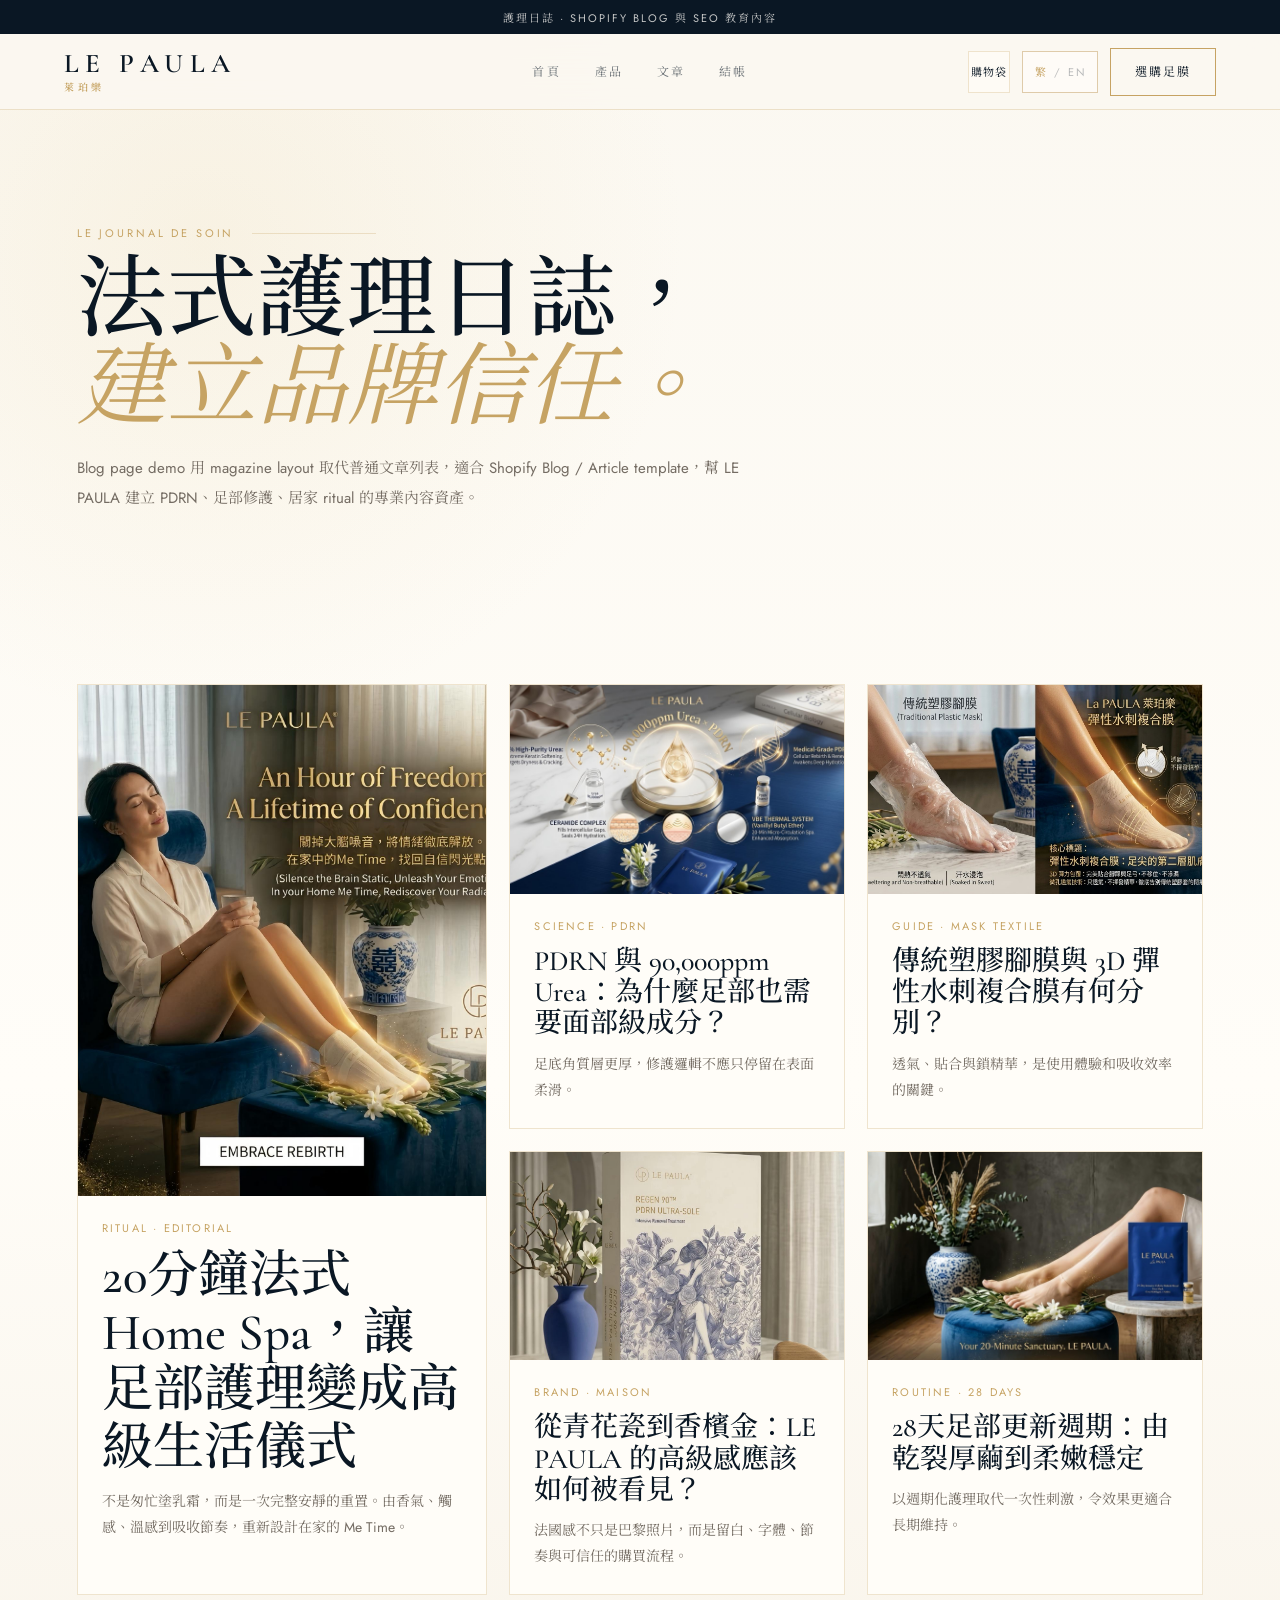
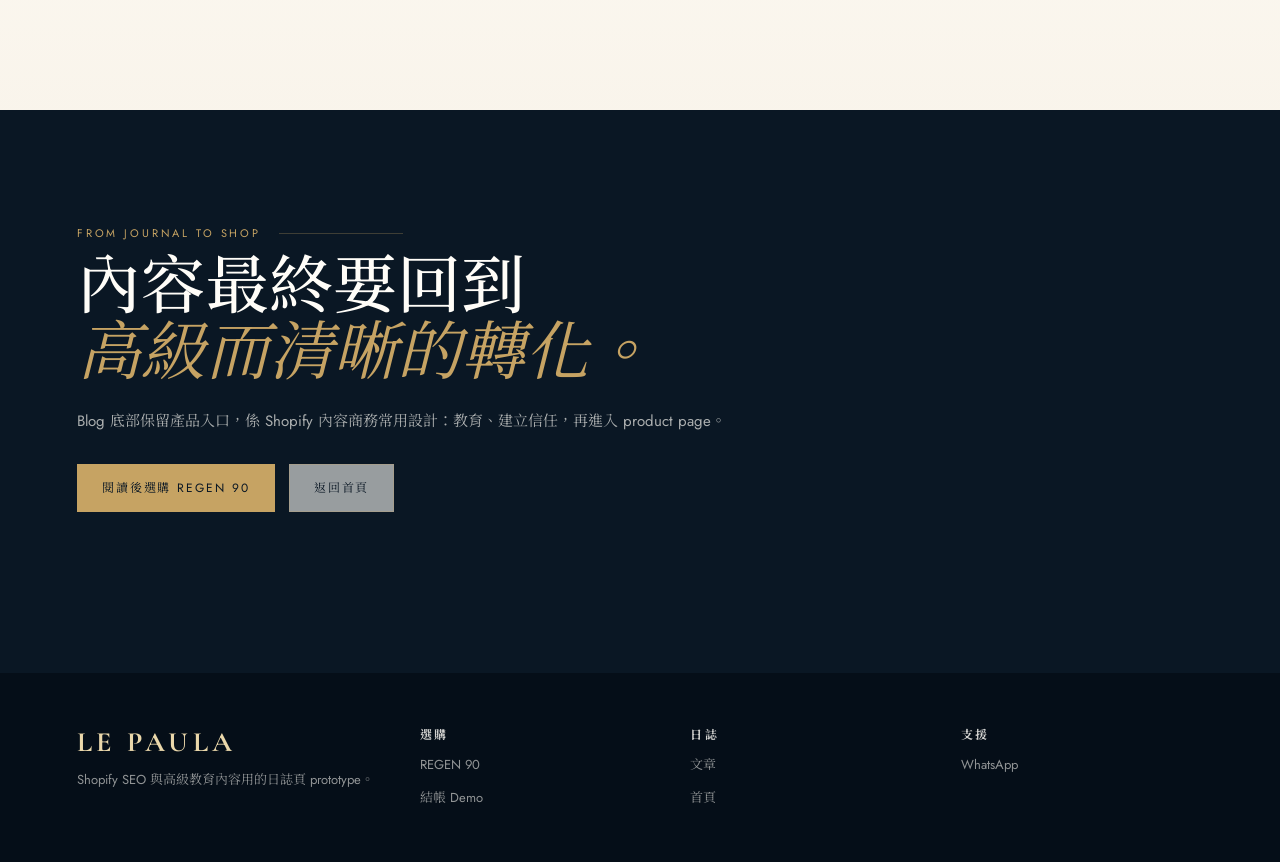
<file: shopify-demo/blog.html>
<!DOCTYPE html>
<html lang="zh-HK">
<head>
  <meta charset="UTF-8">
  <meta name="viewport" content="width=device-width, initial-scale=1.0">
  <title>Le Journal | LE PAULA</title>
  <link rel="preconnect" href="https://fonts.googleapis.com">
  <link rel="preconnect" href="https://fonts.gstatic.com" crossorigin>
  <link href="https://fonts.googleapis.com/css2?family=Cormorant+Garamond:ital,wght@0,400;0,500;0,600;1,400&family=Jost:wght@300;400;500;600&family=Noto+Serif+TC:wght@300;400;500;600&display=swap" rel="stylesheet">
  <link rel="stylesheet" href="assets/shopify-demo.css">
</head>
<body>
<div class="site-shell">
  <div class="announcement">Le Journal · Education content for Shopify blog and SEO</div>
  <nav class="nav">
    <a class="brand" href="index.html">LE PAULA<span>萊珀樂</span></a>
    <ul class="nav-links">
      <li><a href="index.html">Home</a></li>
      <li><a href="product.html">Product</a></li>
      <li><a href="#articles">Articles</a></li>
      <li><a href="payment.html">Checkout</a></li>
    </ul>
    <div class="nav-actions">
      <a class="nav-icon" href="product.html">Bag</a>
      <button class="lang-toggle" type="button" data-lang-toggle aria-label="Switch to English">
        <span data-lang-option="zh">繁</span><span class="lang-divider">/</span><span data-lang-option="en">EN</span>
      </button>
      <a class="nav-cta" href="product.html">選購足膜</a>
    </div>
  </nav>

  <header class="page-hero">
    <div class="eyebrow">Le Journal de Soin</div>
    <h1 class="page-title">法式護理日誌，<br><em>建立品牌信任。</em></h1>
    <p class="section-copy">Blog page demo 用 magazine layout 取代普通文章列表，適合 Shopify Blog / Article template，幫 LE PAULA 建立 PDRN、足部修護、居家 ritual 的專業內容資產。</p>
  </header>

  <section class="section" id="articles">
    <div class="journal-grid">
      <article class="journal-card featured">
        <img src="../PHOTO-2026-05-23-18-42-35 2.jpg" alt="Home me time ritual">
        <div class="journal-body">
          <div class="journal-meta">Ritual · Editorial</div>
          <h2 class="journal-title">20分鐘法式 Home Spa，讓足部護理變成高級生活儀式</h2>
          <p>不是匆忙塗乳霜，而是一次完整安靜的重置。由香氣、觸感、溫感到吸收節奏，重新設計在家的 Me Time。</p>
        </div>
      </article>
      <article class="journal-card">
        <img src="../PHOTO-2026-05-23-18-42-35.jpg" alt="Ingredient science">
        <div class="journal-body">
          <div class="journal-meta">Science · PDRN</div>
          <h2 class="journal-title">PDRN 與 90,000ppm Urea：為什麼足部也需要面部級成分？</h2>
          <p>足底角質層更厚，修護邏輯不應只停留在表面柔滑。</p>
        </div>
      </article>
      <article class="journal-card">
        <img src="../PHOTO-2026-05-23-18-42-37.jpg" alt="Mask comparison">
        <div class="journal-body">
          <div class="journal-meta">Guide · Mask Textile</div>
          <h2 class="journal-title">傳統塑膠腳膜與 3D 彈性水刺複合膜有何分別？</h2>
          <p>透氣、貼合與鎖精華，是使用體驗和吸收效率的關鍵。</p>
        </div>
      </article>
      <article class="journal-card">
        <img src="../PHOTO-2026-05-23-18-42-36.jpg" alt="Product box">
        <div class="journal-body">
          <div class="journal-meta">Brand · Maison</div>
          <h2 class="journal-title">從青花瓷到香檳金：LE PAULA 的高級感應該如何被看見？</h2>
          <p>法國感不只是巴黎照片，而是留白、字體、節奏與可信任的購買流程。</p>
        </div>
      </article>
      <article class="journal-card">
        <img src="../PHOTO-2026-05-23-18-42-36 2.jpg" alt="20 minute sanctuary">
        <div class="journal-body">
          <div class="journal-meta">Routine · 28 Days</div>
          <h2 class="journal-title">28天足部更新週期：由乾裂厚繭到柔嫩穩定</h2>
          <p>以週期化護理取代一次性刺激，令效果更適合長期維持。</p>
        </div>
      </article>
    </div>
  </section>

  <section class="section collection">
    <div class="section-head">
      <div class="eyebrow">From Journal To Shop</div>
      <h2 class="section-title">內容最終要回到<br><em>高級而清晰的轉化。</em></h2>
      <p class="section-copy">Blog 底部保留產品入口，係 Shopify 內容商務常用設計：教育、建立信任，再進入 product page。</p>
      <div class="hero-actions">
        <a class="btn btn-gold" href="product.html">閱讀後選購 REGEN 90</a>
        <a class="btn btn-light" href="index.html">返回首頁</a>
      </div>
    </div>
  </section>

  <footer class="footer">
    <div><h3>LE PAULA</h3><p>Journal page prototype for Shopify SEO and premium education content.</p></div>
    <div><b>Shop</b><a href="product.html">REGEN 90</a><a href="payment.html">Checkout Demo</a></div>
    <div><b>Journal</b><a href="#articles">Articles</a><a href="index.html">Home</a></div>
    <div><b>Support</b><a href="https://wa.me/85263869949">WhatsApp</a></div>
  </footer>
</div>
<script src="assets/shopify-demo.js"></script>
</body>
</html>
</file>
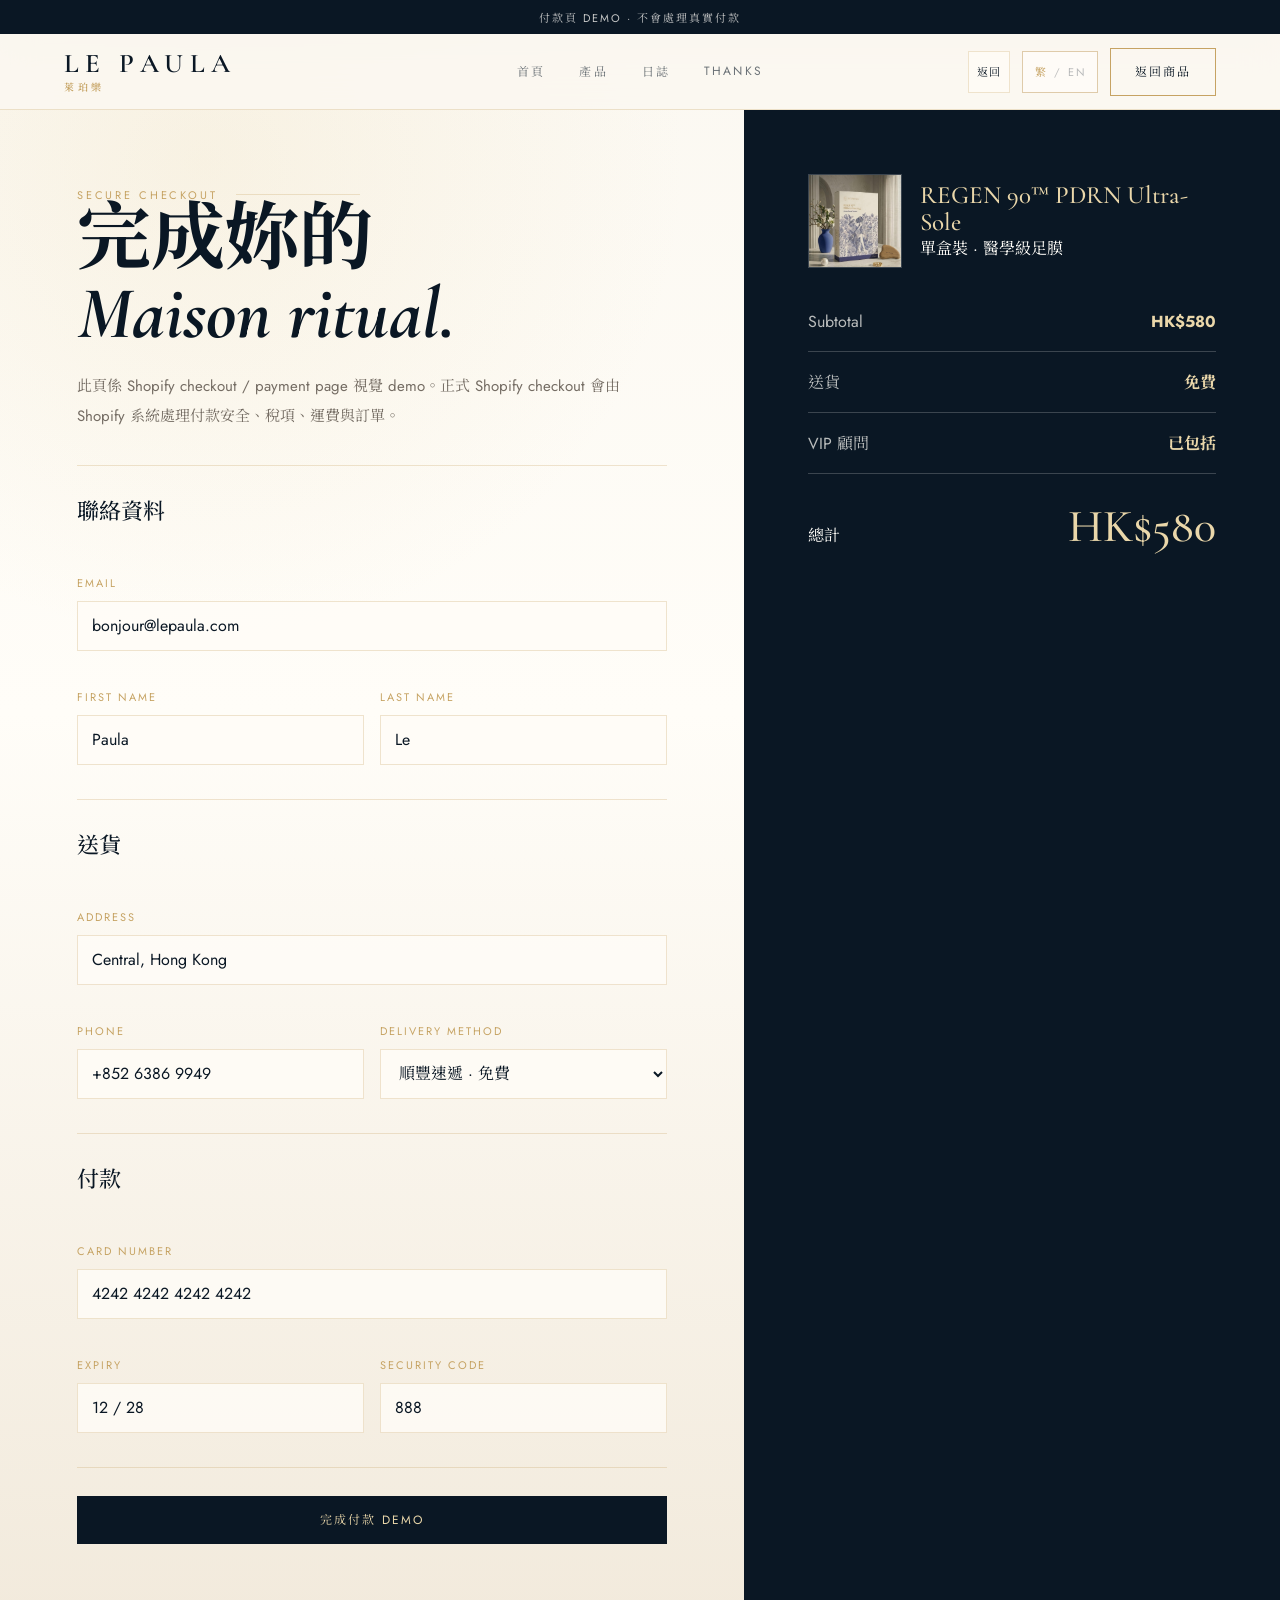
<file: shopify-demo/payment.html>
<!DOCTYPE html>
<html lang="zh-HK">
<head>
  <meta charset="UTF-8">
  <meta name="viewport" content="width=device-width, initial-scale=1.0">
  <title>Checkout Demo | LE PAULA</title>
  <link rel="preconnect" href="https://fonts.googleapis.com">
  <link rel="preconnect" href="https://fonts.gstatic.com" crossorigin>
  <link href="https://fonts.googleapis.com/css2?family=Cormorant+Garamond:ital,wght@0,400;0,500;0,600;1,400&family=Jost:wght@300;400;500;600&family=Noto+Serif+TC:wght@300;400;500;600&display=swap" rel="stylesheet">
  <link rel="stylesheet" href="assets/shopify-demo.css">
</head>
<body>
<div class="site-shell">
  <div class="announcement">Demo checkout only · No real payment will be processed</div>
  <nav class="nav">
    <a class="brand" href="index.html">LE PAULA<span>萊珀樂</span></a>
    <ul class="nav-links">
      <li><a href="index.html">Home</a></li>
      <li><a href="product.html">Product</a></li>
      <li><a href="blog.html">Journal</a></li>
      <li><a href="thanks.html">Thanks</a></li>
    </ul>
    <div class="nav-actions">
      <a class="nav-icon" href="product.html">Back</a>
      <button class="lang-toggle" type="button" data-lang-toggle aria-label="Switch to English">
        <span data-lang-option="zh">繁</span><span class="lang-divider">/</span><span data-lang-option="en">EN</span>
      </button>
      <a class="nav-cta" href="product.html">返回商品</a>
    </div>
  </nav>

  <main class="checkout">
    <section class="checkout-main">
      <div class="checkout-box">
        <div class="eyebrow">Secure Checkout</div>
        <h1 class="checkout-title">完成妳的<br><em>Maison ritual.</em></h1>
        <p class="section-copy">此頁係 Shopify checkout / payment page 視覺 demo。正式 Shopify checkout 會由 Shopify 系統處理付款安全、稅項、運費與訂單。</p>

        <div class="checkout-section">
          <h2>Contact</h2>
          <div class="form-grid">
            <label class="checkout-field full"><span class="label">Email</span><input class="input" type="email" value="bonjour@lepaula.com"></label>
            <label class="checkout-field"><span class="label">First name</span><input class="input" type="text" value="Paula"></label>
            <label class="checkout-field"><span class="label">Last name</span><input class="input" type="text" value="Le"></label>
          </div>
        </div>

        <div class="checkout-section">
          <h2>Delivery</h2>
          <div class="form-grid">
            <label class="checkout-field full"><span class="label">Address</span><input class="input" type="text" value="Central, Hong Kong"></label>
            <label class="checkout-field"><span class="label">Phone</span><input class="input" type="tel" value="+852 6386 9949"></label>
            <label class="checkout-field"><span class="label">Delivery method</span><select class="select"><option>順豐速遞 · 免費</option><option>VIP顧問安排</option></select></label>
          </div>
        </div>

        <div class="checkout-section">
          <h2>Payment</h2>
          <div class="form-grid">
            <label class="checkout-field full"><span class="label">Card number</span><input class="input" type="text" value="4242 4242 4242 4242"></label>
            <label class="checkout-field"><span class="label">Expiry</span><input class="input" type="text" value="12 / 28"></label>
            <label class="checkout-field"><span class="label">Security code</span><input class="input" type="text" value="888"></label>
          </div>
        </div>

        <div class="checkout-section">
          <a class="btn btn-dark btn-full" href="thanks.html" data-demo-payment>完成付款 Demo</a>
        </div>
      </div>
    </section>

    <aside class="checkout-summary">
      <div class="summary-product">
        <img src="../PHOTO-2026-05-23-18-42-36.jpg" alt="REGEN 90 product">
        <div>
          <h3>REGEN 90™ PDRN Ultra-Sole</h3>
          <p>單盒裝 · 醫學級足膜</p>
        </div>
      </div>
      <div class="summary-line"><span>Subtotal</span><strong data-subtotal>HK$580</strong></div>
      <div class="summary-line"><span>Delivery</span><strong>Free</strong></div>
      <div class="summary-line"><span>VIP consultation</span><strong>Included</strong></div>
      <div class="summary-total"><span>Total</span><strong data-subtotal>HK$580</strong></div>
    </aside>
  </main>
</div>
<script src="assets/shopify-demo.js"></script>
</body>
</html>
</file>
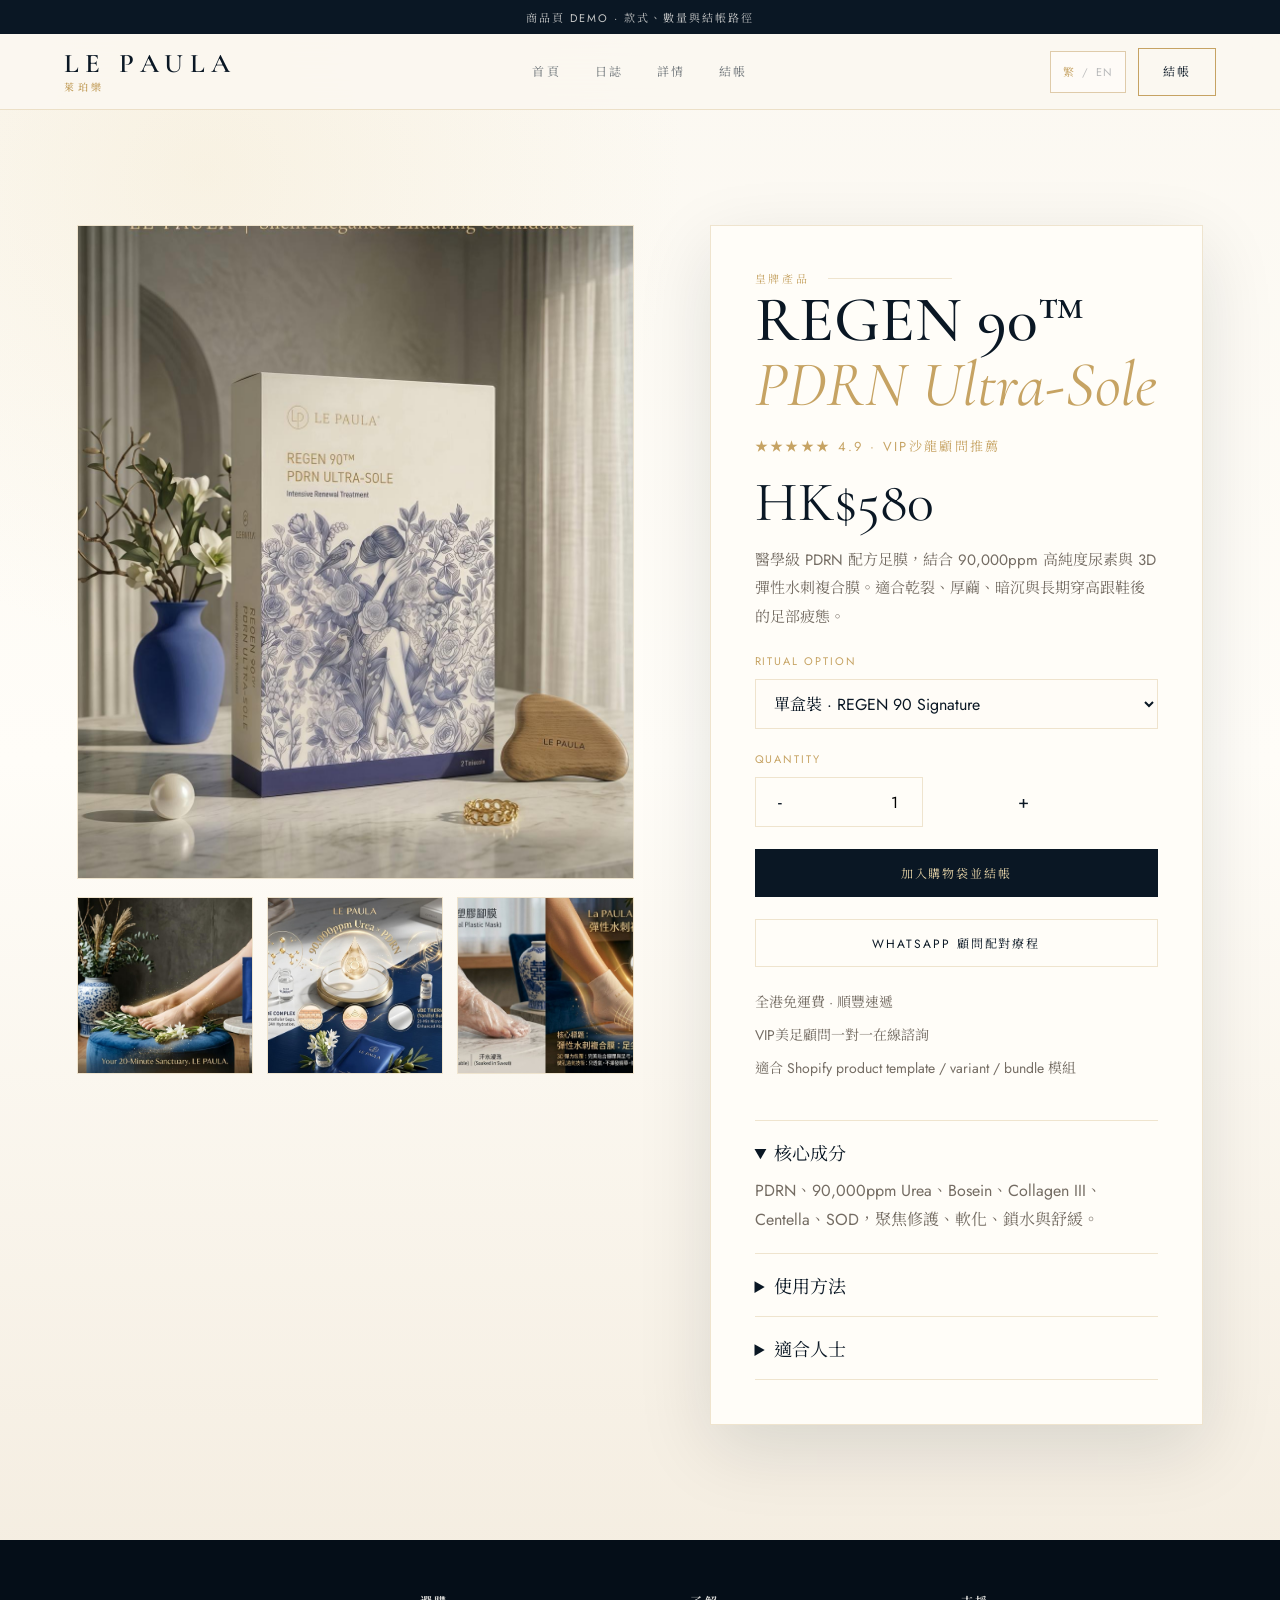
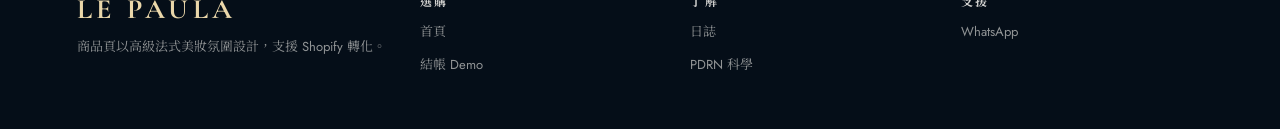
<file: shopify-demo/product.html>
<!DOCTYPE html>
<html lang="zh-HK">
<head>
  <meta charset="UTF-8">
  <meta name="viewport" content="width=device-width, initial-scale=1.0">
  <title>REGEN 90 PDRN Ultra-Sole | LE PAULA</title>
  <link rel="preconnect" href="https://fonts.googleapis.com">
  <link rel="preconnect" href="https://fonts.gstatic.com" crossorigin>
  <link href="https://fonts.googleapis.com/css2?family=Cormorant+Garamond:ital,wght@0,400;0,500;0,600;1,400&family=Jost:wght@300;400;500;600&family=Noto+Serif+TC:wght@300;400;500;600&display=swap" rel="stylesheet">
  <link rel="stylesheet" href="assets/shopify-demo.css">
</head>
<body>
<div class="site-shell">
  <div class="announcement">Product page demo · Variant, quantity and checkout path</div>
  <nav class="nav">
    <a class="brand" href="index.html">LE PAULA<span>萊珀樂</span></a>
    <ul class="nav-links">
      <li><a href="index.html">Home</a></li>
      <li><a href="blog.html">Journal</a></li>
      <li><a href="#details">Details</a></li>
      <li><a href="payment.html">Checkout</a></li>
    </ul>
    <div class="nav-actions">
      <button class="lang-toggle" type="button" data-lang-toggle aria-label="Switch to English">
        <span data-lang-option="zh">繁</span><span class="lang-divider">/</span><span data-lang-option="en">EN</span>
      </button>
      <a class="nav-cta" href="payment.html">結帳</a>
    </div>
  </nav>

  <main class="section product-layout">
    <div class="product-gallery">
      <img class="main-img" src="../PHOTO-2026-05-23-18-42-36.jpg" alt="REGEN 90 PDRN Ultra-Sole box">
      <div class="thumb-row">
        <img src="../PHOTO-2026-05-23-18-42-36 2.jpg" alt="LE PAULA foot-care ritual">
        <img src="../PHOTO-2026-05-23-18-42-35.jpg" alt="PDRN and Urea ingredients">
        <img src="../PHOTO-2026-05-23-18-42-37.jpg" alt="Mask comparison">
      </div>
    </div>

    <aside class="purchase-panel">
      <div class="eyebrow">Signature Product</div>
      <h1 class="product-title">REGEN 90™<br><em>PDRN Ultra-Sole</em></h1>
      <div class="rating">★★★★★ 4.9 · VIP沙龍顧問推薦</div>
      <div class="product-price">HK$580</div>
      <p class="product-note">醫學級 PDRN 配方足膜，結合 90,000ppm 高純度尿素與 3D 彈性水刺複合膜。適合乾裂、厚繭、暗沉與長期穿高跟鞋後的足部疲態。</p>

      <div class="choice-row">
        <label class="label" for="variant">Ritual option</label>
        <select class="select" id="variant">
          <option>單盒裝 · REGEN 90 Signature</option>
          <option>28天療程 · Maison Set</option>
          <option>閨蜜禮盒 · Duo Gift</option>
        </select>
      </div>

      <div class="choice-row">
        <span class="label">Quantity</span>
        <div class="qty-control">
          <button type="button" data-qty-action="minus" aria-label="Decrease quantity">-</button>
          <input data-qty type="number" min="1" value="1" aria-label="Quantity">
          <button type="button" data-qty-action="plus" aria-label="Increase quantity">+</button>
        </div>
      </div>

      <div class="choice-row">
        <a class="btn btn-dark btn-full" href="payment.html">加入購物袋並結帳</a>
      </div>
      <div class="choice-row">
        <a class="btn btn-light btn-full" href="https://wa.me/85263869949">WhatsApp 顧問配對療程</a>
      </div>

      <ul class="trust-list">
        <li>全港免運費 · 順豐速遞</li>
        <li>VIP美足顧問一對一在線諮詢</li>
        <li>適合 Shopify product template / variant / bundle 模組</li>
      </ul>

      <div class="details" id="details">
        <details class="detail-row" open>
          <summary>核心成分</summary>
          <p>PDRN、90,000ppm Urea、Bosein、Collagen III、Centella、SOD，聚焦修護、軟化、鎖水與舒緩。</p>
        </details>
        <details class="detail-row">
          <summary>使用方法</summary>
          <p>清潔雙足後穿上足膜約20分鐘，取下後輕柔按摩至精華吸收。建議以28天作完整修護節奏。</p>
        </details>
        <details class="detail-row">
          <summary>適合人士</summary>
          <p>高跟鞋常客、足跟乾裂、厚繭、腳底粗糙、希望在家維持沙龍級足部質感的人士。</p>
        </details>
      </div>
    </aside>
  </main>

  <footer class="footer">
    <div><h3>LE PAULA</h3><p>Product page designed for Shopify conversion with premium French beauty mood.</p></div>
    <div><b>Shop</b><a href="index.html">Home</a><a href="payment.html">Checkout Demo</a></div>
    <div><b>Learn</b><a href="blog.html">Journal</a><a href="blog.html">PDRN Science</a></div>
    <div><b>Support</b><a href="https://wa.me/85263869949">WhatsApp</a></div>
  </footer>
</div>
<script src="assets/shopify-demo.js"></script>
</body>
</html>
</file>
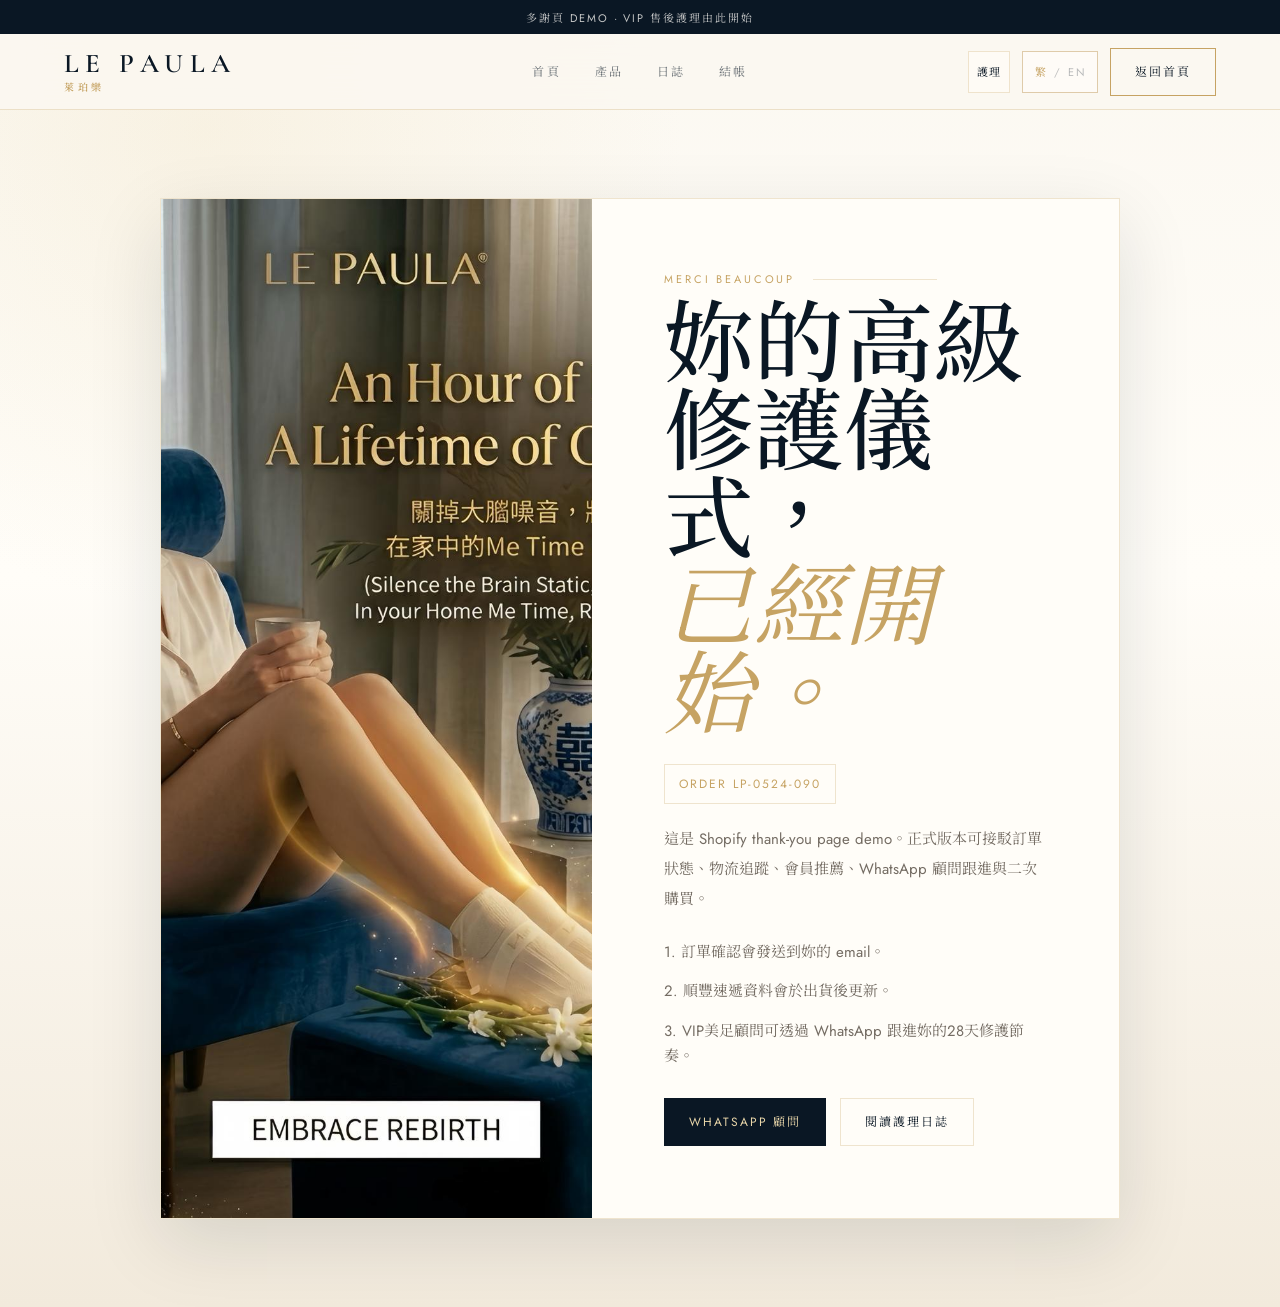
<file: shopify-demo/thanks.html>
<!DOCTYPE html>
<html lang="zh-HK">
<head>
  <meta charset="UTF-8">
  <meta name="viewport" content="width=device-width, initial-scale=1.0">
  <title>Thank You | LE PAULA</title>
  <link rel="preconnect" href="https://fonts.googleapis.com">
  <link rel="preconnect" href="https://fonts.gstatic.com" crossorigin>
  <link href="https://fonts.googleapis.com/css2?family=Cormorant+Garamond:ital,wght@0,400;0,500;0,600;1,400&family=Jost:wght@300;400;500;600&family=Noto+Serif+TC:wght@300;400;500;600&display=swap" rel="stylesheet">
  <link rel="stylesheet" href="assets/shopify-demo.css">
</head>
<body>
<div class="site-shell">
  <div class="announcement">Thank-you page demo · VIP aftercare begins here</div>
  <nav class="nav">
    <a class="brand" href="index.html">LE PAULA<span>萊珀樂</span></a>
    <ul class="nav-links">
      <li><a href="index.html">Home</a></li>
      <li><a href="product.html">Product</a></li>
      <li><a href="blog.html">Journal</a></li>
      <li><a href="payment.html">Checkout</a></li>
    </ul>
    <div class="nav-actions">
      <a class="nav-icon" href="blog.html">Care</a>
      <button class="lang-toggle" type="button" data-lang-toggle aria-label="Switch to English">
        <span data-lang-option="zh">繁</span><span class="lang-divider">/</span><span data-lang-option="en">EN</span>
      </button>
      <a class="nav-cta" href="index.html">返回首頁</a>
    </div>
  </nav>

  <main class="thanks">
    <section class="thanks-card">
      <img src="../PHOTO-2026-05-23-18-42-35 2.jpg" alt="LE PAULA home ritual">
      <div class="thanks-copy">
        <div class="eyebrow">Merci Beaucoup</div>
        <h1 class="page-title">妳的高級修護儀式，<br><em>已經開始。</em></h1>
        <span class="order-number">ORDER LP-0524-090</span>
        <p class="section-copy">這是 Shopify thank-you page demo。正式版本可接駁訂單狀態、物流追蹤、會員推薦、WhatsApp 顧問跟進與二次購買。</p>
        <ul class="next-steps">
          <li>1. 訂單確認會發送到妳的 email。</li>
          <li>2. 順豐速遞資料會於出貨後更新。</li>
          <li>3. VIP美足顧問可透過 WhatsApp 跟進妳的28天修護節奏。</li>
        </ul>
        <div class="hero-actions">
          <a class="btn btn-dark" href="https://wa.me/85263869949">WhatsApp 顧問</a>
          <a class="btn btn-light" href="blog.html">閱讀護理日誌</a>
        </div>
      </div>
    </section>
  </main>
</div>
<script src="assets/shopify-demo.js"></script>
</body>
</html>
</file>
<file: shopify-demo/assets/shopify-demo.css>
:root {
  --ink: #0a1724;
  --ink-2: #122941;
  --porcelain: #fbf8f1;
  --porcelain-2: #f2eadc;
  --paper: #fffdf8;
  --gold: #c6a363;
  --gold-2: #ead7aa;
  --rose: #c7b7ad;
  --muted: #746c63;
  --line: rgba(198, 163, 99, 0.28);
  --line-dark: rgba(255, 253, 248, 0.2);
  --shadow: 0 24px 70px rgba(10, 23, 36, 0.12);
  --serif: "Cormorant Garamond", "Noto Serif TC", serif;
  --body: "Jost", "Noto Serif TC", sans-serif;
}

* { box-sizing: border-box; margin: 0; padding: 0; }
html { scroll-behavior: smooth; }
body {
  font-family: var(--body);
  background: var(--porcelain);
  color: var(--ink);
  overflow-x: hidden;
}
img { display: block; max-width: 100%; }
a { color: inherit; text-decoration: none; }
button, input, select {
  font: inherit;
}

.site-shell {
  min-height: 100vh;
  background:
    radial-gradient(circle at 16% 10%, rgba(234, 215, 170, 0.22), transparent 30rem),
    linear-gradient(180deg, var(--porcelain) 0%, #fffdf8 44%, var(--porcelain-2) 100%);
}

.announcement {
  height: 34px;
  display: flex;
  align-items: center;
  justify-content: center;
  padding: 0 18px;
  background: var(--ink);
  color: rgba(255, 253, 248, 0.76);
  font-size: 11px;
  letter-spacing: 0.18em;
  text-transform: uppercase;
}

.nav {
  position: sticky;
  top: 0;
  z-index: 30;
  min-height: 76px;
  display: grid;
  grid-template-columns: 1fr auto 1fr;
  align-items: center;
  gap: 24px;
  padding: 0 clamp(20px, 5vw, 66px);
  background: rgba(251, 248, 241, 0.88);
  border-bottom: 1px solid var(--line);
  backdrop-filter: blur(18px);
}

.brand {
  font-family: var(--serif);
  font-size: 27px;
  font-weight: 600;
  letter-spacing: 0.24em;
  line-height: 1;
}

.brand span {
  display: block;
  margin-top: 6px;
  font-family: var(--body);
  font-size: 10px;
  letter-spacing: 0.36em;
  color: var(--gold);
}

.nav-links {
  display: flex;
  justify-content: center;
  gap: 34px;
  list-style: none;
  color: rgba(10, 23, 36, 0.6);
  font-size: 12px;
  letter-spacing: 0.18em;
  text-transform: uppercase;
}

.nav-actions {
  display: flex;
  justify-content: flex-end;
  align-items: center;
  gap: 12px;
}

.nav-icon {
  width: 42px;
  height: 42px;
  display: grid;
  place-items: center;
  border: 1px solid var(--line);
  background: rgba(255, 253, 248, 0.54);
  color: var(--ink);
  font-size: 11px;
  letter-spacing: 0.08em;
}

.lang-toggle {
  height: 42px;
  min-width: 76px;
  display: inline-flex;
  align-items: center;
  justify-content: center;
  gap: 7px;
  border: 1px solid rgba(190, 151, 87, 0.48);
  background: rgba(255, 253, 248, 0.72);
  color: rgba(10, 23, 36, 0.6);
  cursor: pointer;
  font-family: "Jost", "Noto Serif TC", sans-serif;
  font-size: 11px;
  letter-spacing: 0.12em;
  text-transform: uppercase;
  transition: transform 0.24s ease, border-color 0.24s ease, color 0.24s ease, background 0.24s ease;
}

.lang-toggle:hover {
  transform: translateY(-2px);
  border-color: var(--gold);
  color: var(--ink);
  background: rgba(255, 253, 248, 0.94);
}

.lang-toggle [data-lang-option] {
  opacity: 0.48;
}

.lang-toggle[data-current-lang="zh"] [data-lang-option="zh"],
.lang-toggle[data-current-lang="en"] [data-lang-option="en"] {
  opacity: 1;
  color: var(--gold);
}

.lang-divider {
  color: rgba(10, 23, 36, 0.26);
}

.nav-cta, .btn {
  min-height: 48px;
  display: inline-flex;
  align-items: center;
  justify-content: center;
  border: 1px solid transparent;
  padding: 0 24px;
  cursor: pointer;
  font-size: 12px;
  letter-spacing: 0.16em;
  text-transform: uppercase;
  transition: transform 0.24s ease, background 0.24s ease, color 0.24s ease, border-color 0.24s ease;
}

.nav-cta {
  border-color: var(--gold);
  color: var(--ink);
}

.btn:hover, .nav-cta:hover { transform: translateY(-2px); }
.btn-dark { background: var(--ink); color: var(--gold-2); border-color: var(--ink); }
.btn-light { background: rgba(255, 253, 248, 0.58); color: var(--ink); border-color: var(--line); }
.btn-gold { background: var(--gold); color: var(--ink); border-color: var(--gold); }
.btn-full { width: 100%; }

.hero {
  min-height: calc(100vh - 110px);
  display: grid;
  grid-template-columns: minmax(420px, 0.92fr) 1.08fr;
}

.hero-copy {
  padding: clamp(56px, 7vw, 108px) clamp(28px, 6vw, 84px);
  display: flex;
  flex-direction: column;
  justify-content: center;
}

.eyebrow {
  display: flex;
  align-items: center;
  gap: 18px;
  color: var(--gold);
  font-size: 11px;
  letter-spacing: 0.26em;
  text-transform: uppercase;
}

.eyebrow::after {
  content: "";
  width: 124px;
  height: 1px;
  background: var(--line);
}

.hero h1, .page-title, .section-title, .product-title, .journal-title {
  font-family: var(--serif);
  font-weight: 500;
  letter-spacing: 0;
}

.hero h1 {
  margin-top: 24px;
  font-size: clamp(50px, 6.2vw, 88px);
  line-height: 0.92;
}

.hero h1 em, .section-title em, .product-title em, .page-title em {
  color: var(--gold);
  font-style: italic;
  font-weight: 400;
}

.hero-lede {
  margin-top: 24px;
  max-width: 560px;
  color: var(--ink-2);
  font-family: "Noto Serif TC", serif;
  font-size: clamp(18px, 1.7vw, 25px);
  line-height: 1.78;
}

.hero-copy p:not(.hero-lede) {
  margin-top: 16px;
  max-width: 560px;
  color: var(--muted);
  font-size: 15px;
  line-height: 2;
}

.hero-actions {
  margin-top: 28px;
  display: flex;
  gap: 14px;
  flex-wrap: wrap;
}

.hero-media {
  position: relative;
  min-height: calc(100vh - 110px);
  background: var(--ink);
  overflow: hidden;
}

.hero-media img {
  width: 100%;
  height: 100%;
  object-fit: cover;
  object-position: center;
}

.hero-panel {
  position: absolute;
  right: 36px;
  bottom: 36px;
  width: min(360px, calc(100% - 72px));
  padding: 26px;
  color: var(--paper);
  background: rgba(10, 23, 36, 0.74);
  border: 1px solid rgba(234, 215, 170, 0.36);
  backdrop-filter: blur(16px);
}

.hero-panel strong {
  display: block;
  font-family: var(--serif);
  color: var(--gold-2);
  font-size: 31px;
  line-height: 1.05;
  font-weight: 500;
}

.hero-panel span {
  display: block;
  margin-top: 10px;
  color: rgba(255, 253, 248, 0.72);
  font-size: 14px;
  line-height: 1.8;
}

.section {
  padding: clamp(72px, 9vw, 132px) clamp(22px, 6vw, 82px);
}

.section-head {
  max-width: 760px;
  margin-bottom: 46px;
}

.section-title {
  margin-top: 14px;
  font-size: clamp(38px, 5vw, 70px);
  line-height: 1.02;
}

.section-copy {
  margin-top: 20px;
  max-width: 680px;
  color: var(--muted);
  font-size: 15px;
  line-height: 2;
}

.science-strip {
  display: grid;
  grid-template-columns: repeat(4, 1fr);
  border-top: 1px solid var(--line);
  border-bottom: 1px solid var(--line);
}

.science-item {
  min-height: 210px;
  padding: 32px 26px;
  border-right: 1px solid var(--line);
}

.science-item:last-child { border-right: 0; }
.science-item b {
  display: block;
  font-family: var(--serif);
  color: var(--gold);
  font-size: 28px;
  font-weight: 500;
}
.science-item span {
  display: block;
  margin-top: 14px;
  color: var(--muted);
  font-size: 14px;
  line-height: 1.85;
}

.editorial {
  display: grid;
  grid-template-columns: 0.9fr 1.1fr;
  gap: clamp(34px, 7vw, 88px);
  align-items: center;
}

.framed-image {
  position: relative;
}

.framed-image::before {
  content: "";
  position: absolute;
  left: -18px;
  top: 20px;
  width: 92%;
  height: 94%;
  border: 1px solid var(--line);
}

.framed-image img {
  position: relative;
  width: 100%;
  aspect-ratio: 3 / 4;
  object-fit: cover;
  object-position: center top;
  border: 1px solid var(--line);
  background: var(--paper);
}

.quote {
  margin-top: 28px;
  padding: 28px 34px;
  border-left: 2px solid var(--gold);
  background: rgba(255, 253, 248, 0.64);
  color: var(--ink-2);
  font-family: "Noto Serif TC", serif;
  font-size: 19px;
  line-height: 1.9;
}

.collection {
  background: var(--ink);
  color: var(--paper);
}

.collection .section-copy { color: rgba(255, 253, 248, 0.66); }
.collection .section-title { color: var(--paper); }
.product-grid {
  display: grid;
  grid-template-columns: repeat(3, 1fr);
  gap: 1px;
  background: var(--line-dark);
  border: 1px solid var(--line-dark);
}

.product-card {
  background: rgba(255, 253, 248, 0.045);
  padding: 28px;
  display: flex;
  flex-direction: column;
}

.product-card img {
  width: 100%;
  aspect-ratio: 4 / 3;
  object-fit: cover;
  background: rgba(255, 253, 248, 0.06);
  border: 1px solid rgba(255, 253, 248, 0.12);
}

.product-card h3 {
  margin-top: 24px;
  color: var(--gold-2);
  font-family: var(--serif);
  font-size: 31px;
  font-weight: 500;
  line-height: 1.05;
}

.product-card p {
  margin-top: 12px;
  color: rgba(255, 253, 248, 0.66);
  font-size: 14px;
  line-height: 1.75;
  flex: 1;
}

.price-line {
  margin-top: 22px;
  display: flex;
  justify-content: space-between;
  align-items: center;
  color: var(--paper);
}

.journal-grid {
  display: grid;
  grid-template-columns: 1.1fr 0.9fr 0.9fr;
  gap: 22px;
}

.journal-card {
  background: var(--paper);
  border: 1px solid var(--line);
  min-height: 100%;
}

.journal-card.featured { grid-row: span 2; }
.journal-card img {
  width: 100%;
  aspect-ratio: 16 / 10;
  object-fit: cover;
}
.journal-card.featured img { aspect-ratio: 4 / 5; }
.journal-body { padding: 24px; }
.journal-meta {
  color: var(--gold);
  font-size: 11px;
  letter-spacing: 0.2em;
  text-transform: uppercase;
}
.journal-title {
  margin-top: 12px;
  font-size: 28px;
  line-height: 1.12;
}
.journal-card.featured .journal-title { font-size: clamp(36px, 4vw, 56px); }
.journal-body p {
  margin-top: 12px;
  color: var(--muted);
  font-size: 14px;
  line-height: 1.85;
}

.page-hero {
  padding: clamp(76px, 9vw, 122px) clamp(22px, 6vw, 82px) 56px;
}

.page-title {
  margin-top: 16px;
  max-width: 840px;
  font-size: clamp(48px, 7vw, 96px);
  line-height: 0.98;
}

.product-layout {
  display: grid;
  grid-template-columns: minmax(0, 1.06fr) minmax(360px, 0.94fr);
  gap: clamp(34px, 6vw, 76px);
  align-items: start;
}

.product-gallery {
  display: grid;
  gap: 18px;
}
.product-gallery img {
  width: 100%;
  object-fit: cover;
  border: 1px solid var(--line);
  background: var(--paper);
}
.product-gallery .main-img { aspect-ratio: 4 / 4.7; }
.thumb-row {
  display: grid;
  grid-template-columns: repeat(3, 1fr);
  gap: 14px;
}
.thumb-row img { aspect-ratio: 1; }

.purchase-panel {
  position: sticky;
  top: 104px;
  padding: clamp(28px, 4vw, 44px);
  background: var(--paper);
  border: 1px solid var(--line);
  box-shadow: var(--shadow);
}

.product-title {
  font-size: clamp(42px, 5vw, 68px);
  line-height: 1.02;
}

.rating {
  margin: 18px 0;
  color: var(--gold);
  font-size: 13px;
  letter-spacing: 0.18em;
}
.product-price {
  font-family: var(--serif);
  font-size: 56px;
  color: var(--ink);
  line-height: 1;
}
.product-note {
  margin-top: 16px;
  color: var(--muted);
  font-size: 15px;
  line-height: 1.9;
}

.choice-row, .checkout-field {
  margin-top: 22px;
}
.label {
  display: block;
  margin-bottom: 10px;
  color: var(--gold);
  font-size: 11px;
  letter-spacing: 0.18em;
  text-transform: uppercase;
}
.select, .input {
  width: 100%;
  height: 50px;
  border: 1px solid var(--line);
  background: rgba(255, 253, 248, 0.8);
  color: var(--ink);
  padding: 0 14px;
  outline: none;
}
.qty-control {
  display: grid;
  grid-template-columns: 48px 1fr 48px;
  width: 168px;
  border: 1px solid var(--line);
}
.qty-control button {
  border: 0;
  background: transparent;
  cursor: pointer;
  color: var(--ink);
  font-size: 18px;
}
.qty-control input {
  height: 48px;
  border: 0;
  text-align: center;
  background: transparent;
}

.trust-list {
  margin-top: 24px;
  display: grid;
  gap: 12px;
  list-style: none;
  color: var(--muted);
  font-size: 14px;
}

.details {
  margin-top: 42px;
  border-top: 1px solid var(--line);
}
.detail-row {
  padding: 18px 0;
  border-bottom: 1px solid var(--line);
}
.detail-row summary {
  cursor: pointer;
  color: var(--ink);
  font-family: "Noto Serif TC", serif;
  font-size: 18px;
}
.detail-row p {
  margin-top: 12px;
  color: var(--muted);
  line-height: 1.8;
}

.checkout {
  display: grid;
  grid-template-columns: minmax(0, 1fr) minmax(360px, 0.72fr);
  min-height: calc(100vh - 110px);
}

.checkout-main {
  padding: clamp(42px, 6vw, 82px);
}
.checkout-summary {
  padding: clamp(42px, 5vw, 68px);
  background: var(--ink);
  color: var(--paper);
}
.checkout-box {
  max-width: 720px;
}
.checkout-title {
  font-family: var(--serif);
  font-size: clamp(44px, 6vw, 74px);
  line-height: 1;
}
.form-grid {
  display: grid;
  grid-template-columns: repeat(2, 1fr);
  gap: 16px;
  margin-top: 28px;
}
.form-grid .full { grid-column: 1 / -1; }
.checkout-section {
  margin-top: 34px;
  padding-top: 28px;
  border-top: 1px solid var(--line);
}
.checkout-section h2 {
  font-family: "Noto Serif TC", serif;
  color: var(--ink);
  font-size: 22px;
  font-weight: 500;
}
.summary-line {
  display: flex;
  justify-content: space-between;
  gap: 18px;
  padding: 18px 0;
  border-bottom: 1px solid var(--line-dark);
  color: rgba(255, 253, 248, 0.72);
}
.summary-line strong {
  color: var(--gold-2);
}
.summary-product {
  display: grid;
  grid-template-columns: 94px 1fr;
  gap: 18px;
  align-items: center;
  margin-bottom: 24px;
}
.summary-product img {
  width: 94px;
  aspect-ratio: 1;
  object-fit: cover;
  border: 1px solid var(--line-dark);
}
.summary-product h3 {
  color: var(--gold-2);
  font-family: var(--serif);
  font-size: 25px;
  font-weight: 500;
  line-height: 1.08;
}
.summary-total {
  margin-top: 24px;
  display: flex;
  justify-content: space-between;
  align-items: baseline;
  color: var(--paper);
}
.summary-total strong {
  font-family: var(--serif);
  color: var(--gold-2);
  font-size: 46px;
  font-weight: 500;
}

.thanks {
  min-height: calc(100vh - 110px);
  display: grid;
  place-items: center;
  padding: clamp(48px, 7vw, 88px) 22px;
}
.thanks-card {
  width: min(960px, 100%);
  display: grid;
  grid-template-columns: 0.9fr 1.1fr;
  background: var(--paper);
  border: 1px solid var(--line);
  box-shadow: var(--shadow);
}
.thanks-card img {
  width: 100%;
  height: 100%;
  object-fit: cover;
}
.thanks-copy {
  padding: clamp(34px, 6vw, 72px);
}
.order-number {
  margin-top: 22px;
  display: inline-flex;
  padding: 10px 14px;
  border: 1px solid var(--line);
  color: var(--gold);
  font-size: 12px;
  letter-spacing: 0.16em;
}
.next-steps {
  margin-top: 26px;
  display: grid;
  gap: 14px;
  list-style: none;
  color: var(--muted);
  font-size: 15px;
  line-height: 1.7;
}

.footer {
  padding: 52px clamp(22px, 6vw, 82px);
  background: #050e18;
  color: rgba(255, 253, 248, 0.56);
  display: grid;
  grid-template-columns: 1.3fr repeat(3, 1fr);
  gap: 28px;
}
.footer h3 {
  color: var(--gold-2);
  font-family: var(--serif);
  font-size: 28px;
  letter-spacing: 0.16em;
}
.footer p, .footer a {
  margin-top: 10px;
  display: block;
  color: rgba(255, 253, 248, 0.56);
  font-size: 13px;
  line-height: 1.75;
}
.footer b {
  display: block;
  color: rgba(255, 253, 248, 0.82);
  margin-bottom: 8px;
  font-size: 12px;
  letter-spacing: 0.18em;
  text-transform: uppercase;
}

@media (max-width: 980px) {
  .announcement { height: auto; min-height: 34px; text-align: center; line-height: 1.5; }
  .nav {
    grid-template-columns: 1fr auto;
  }
  .nav-links { display: none; }
  .nav-actions .nav-icon { display: none; }
  .hero, .editorial, .product-layout, .checkout, .thanks-card {
    grid-template-columns: 1fr;
  }
  .hero-media {
    min-height: 520px;
  }
  .science-strip, .product-grid, .journal-grid, .footer {
    grid-template-columns: 1fr 1fr;
  }
  .journal-card.featured { grid-row: auto; }
  .checkout-summary { order: -1; }
  .purchase-panel {
    position: relative;
    top: auto;
  }
}

@media (max-width: 600px) {
  .brand { font-size: 21px; letter-spacing: 0.18em; }
  .brand span { display: none; }
  .nav { min-height: 68px; padding: 0 18px; }
  .nav-actions { gap: 8px; }
  .lang-toggle { min-width: 66px; height: 40px; font-size: 10px; gap: 5px; }
  .nav-cta { min-height: 42px; padding: 0 12px; font-size: 11px; letter-spacing: 0.08em; }
  .hero-copy { padding: 54px 22px; }
  .hero h1 { font-size: 50px; }
  .hero-actions .btn { width: 100%; }
  .hero-panel { left: 20px; right: 20px; bottom: 20px; width: auto; }
  .science-strip, .product-grid, .journal-grid, .thumb-row, .footer, .form-grid {
    grid-template-columns: 1fr;
  }
  .science-item { border-right: 0; border-bottom: 1px solid var(--line); }
  .page-title { font-size: 48px; }
  .section-title, .product-title, .checkout-title { font-size: 40px; }
  .journal-card.featured .journal-title { font-size: 34px; }
  .summary-product { grid-template-columns: 76px 1fr; }
  .summary-total strong { font-size: 36px; }
}
</file>
